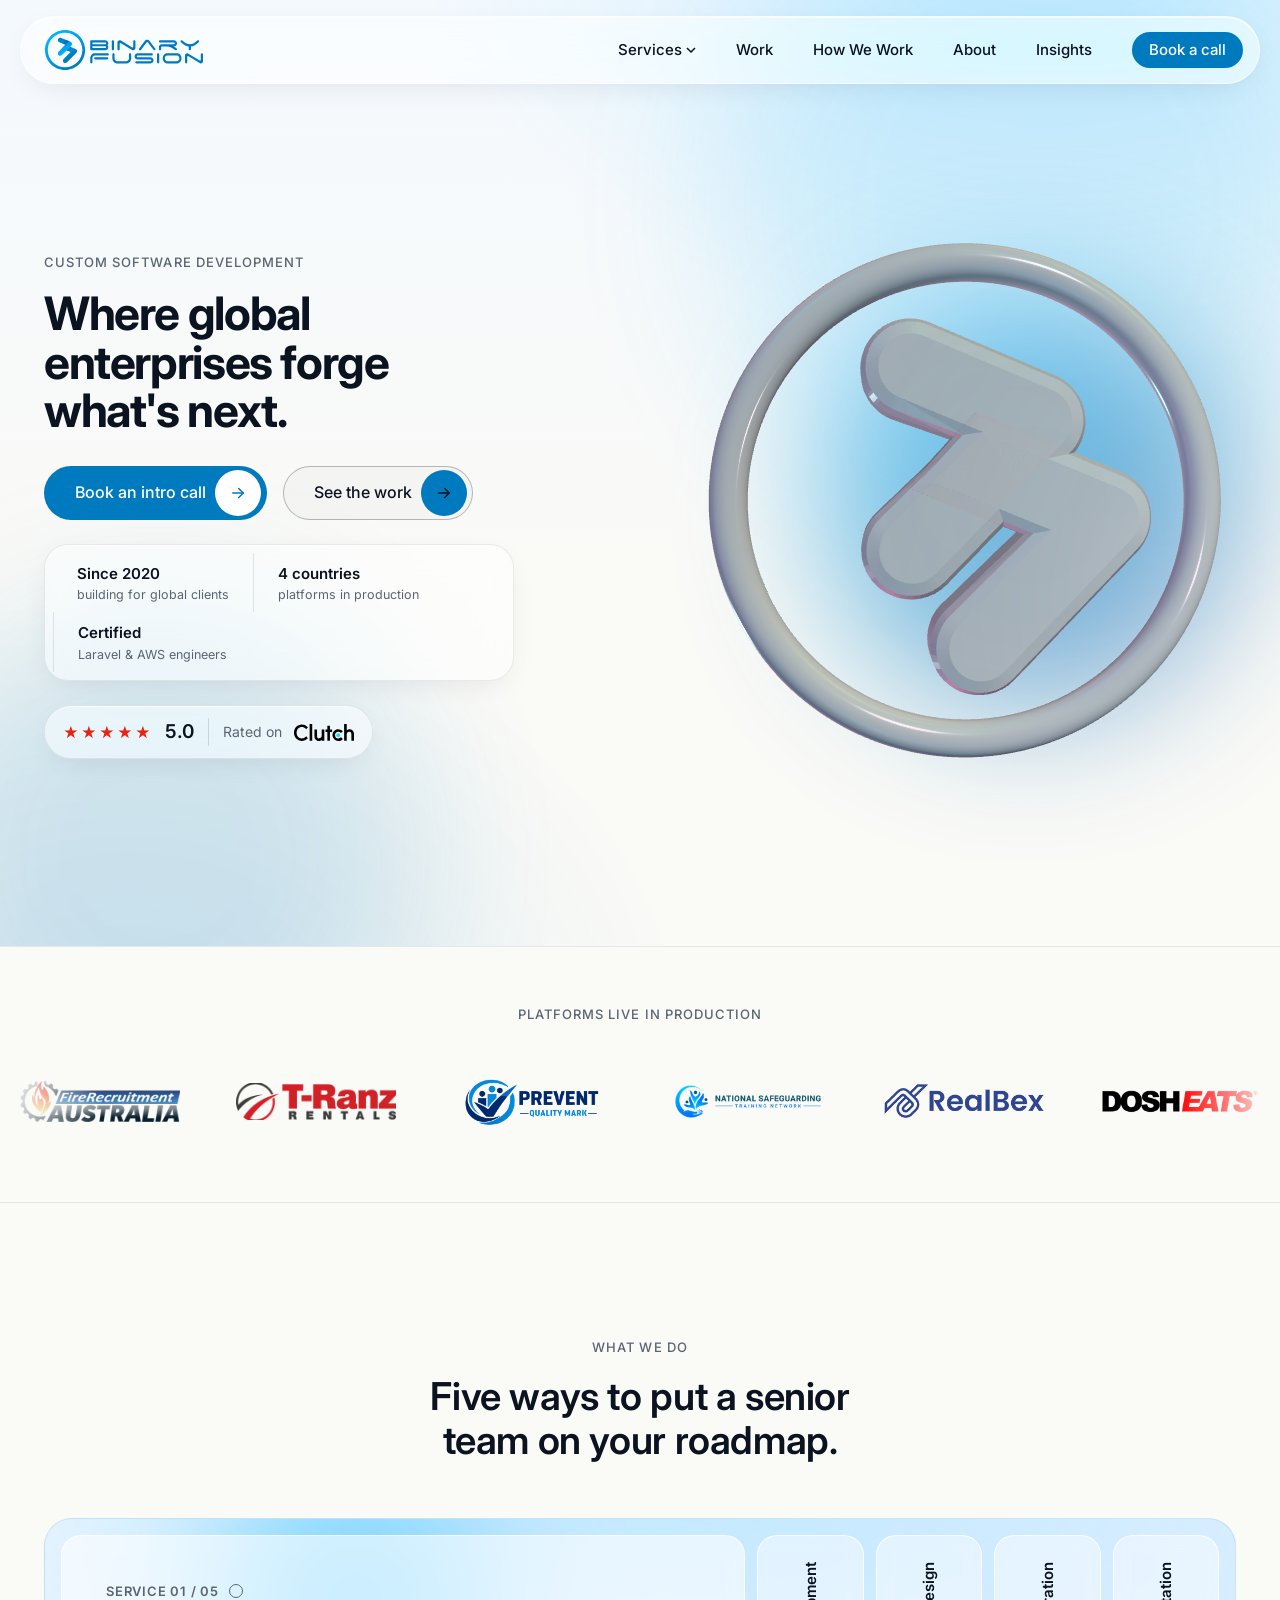
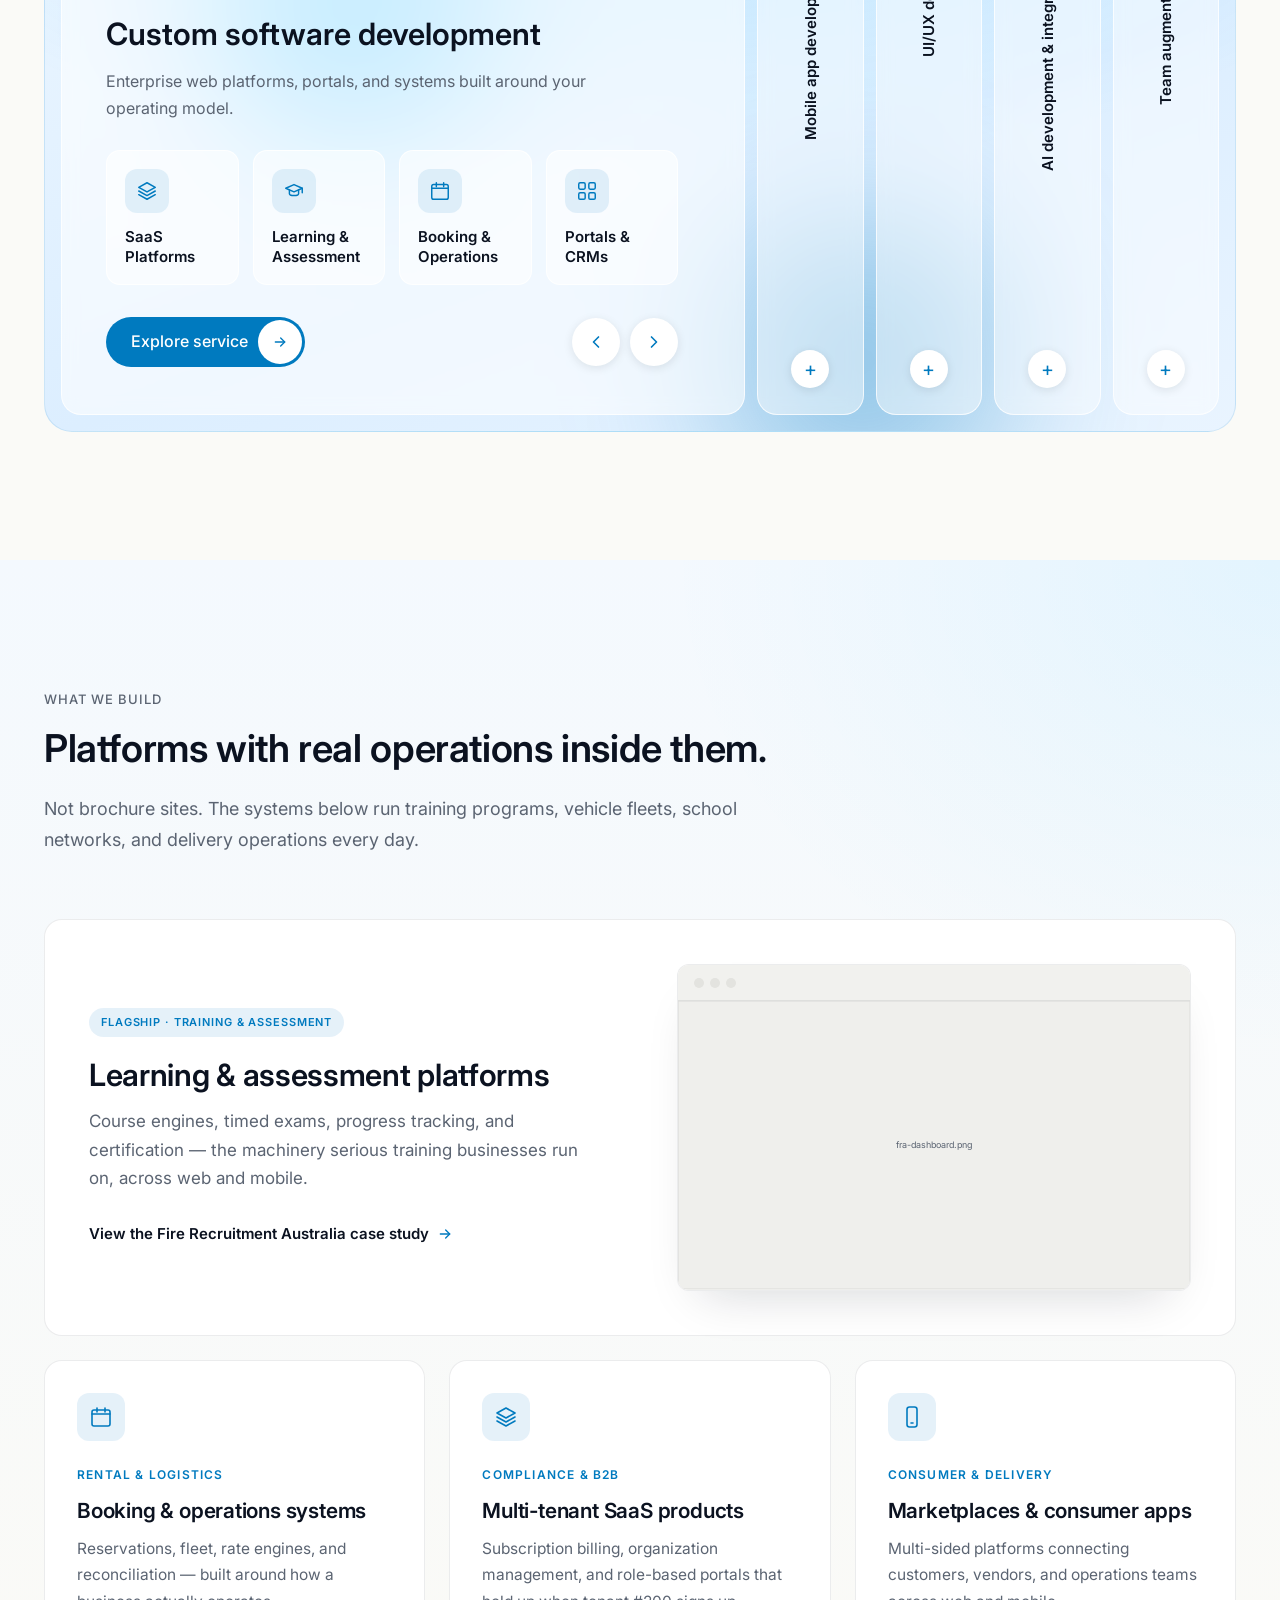
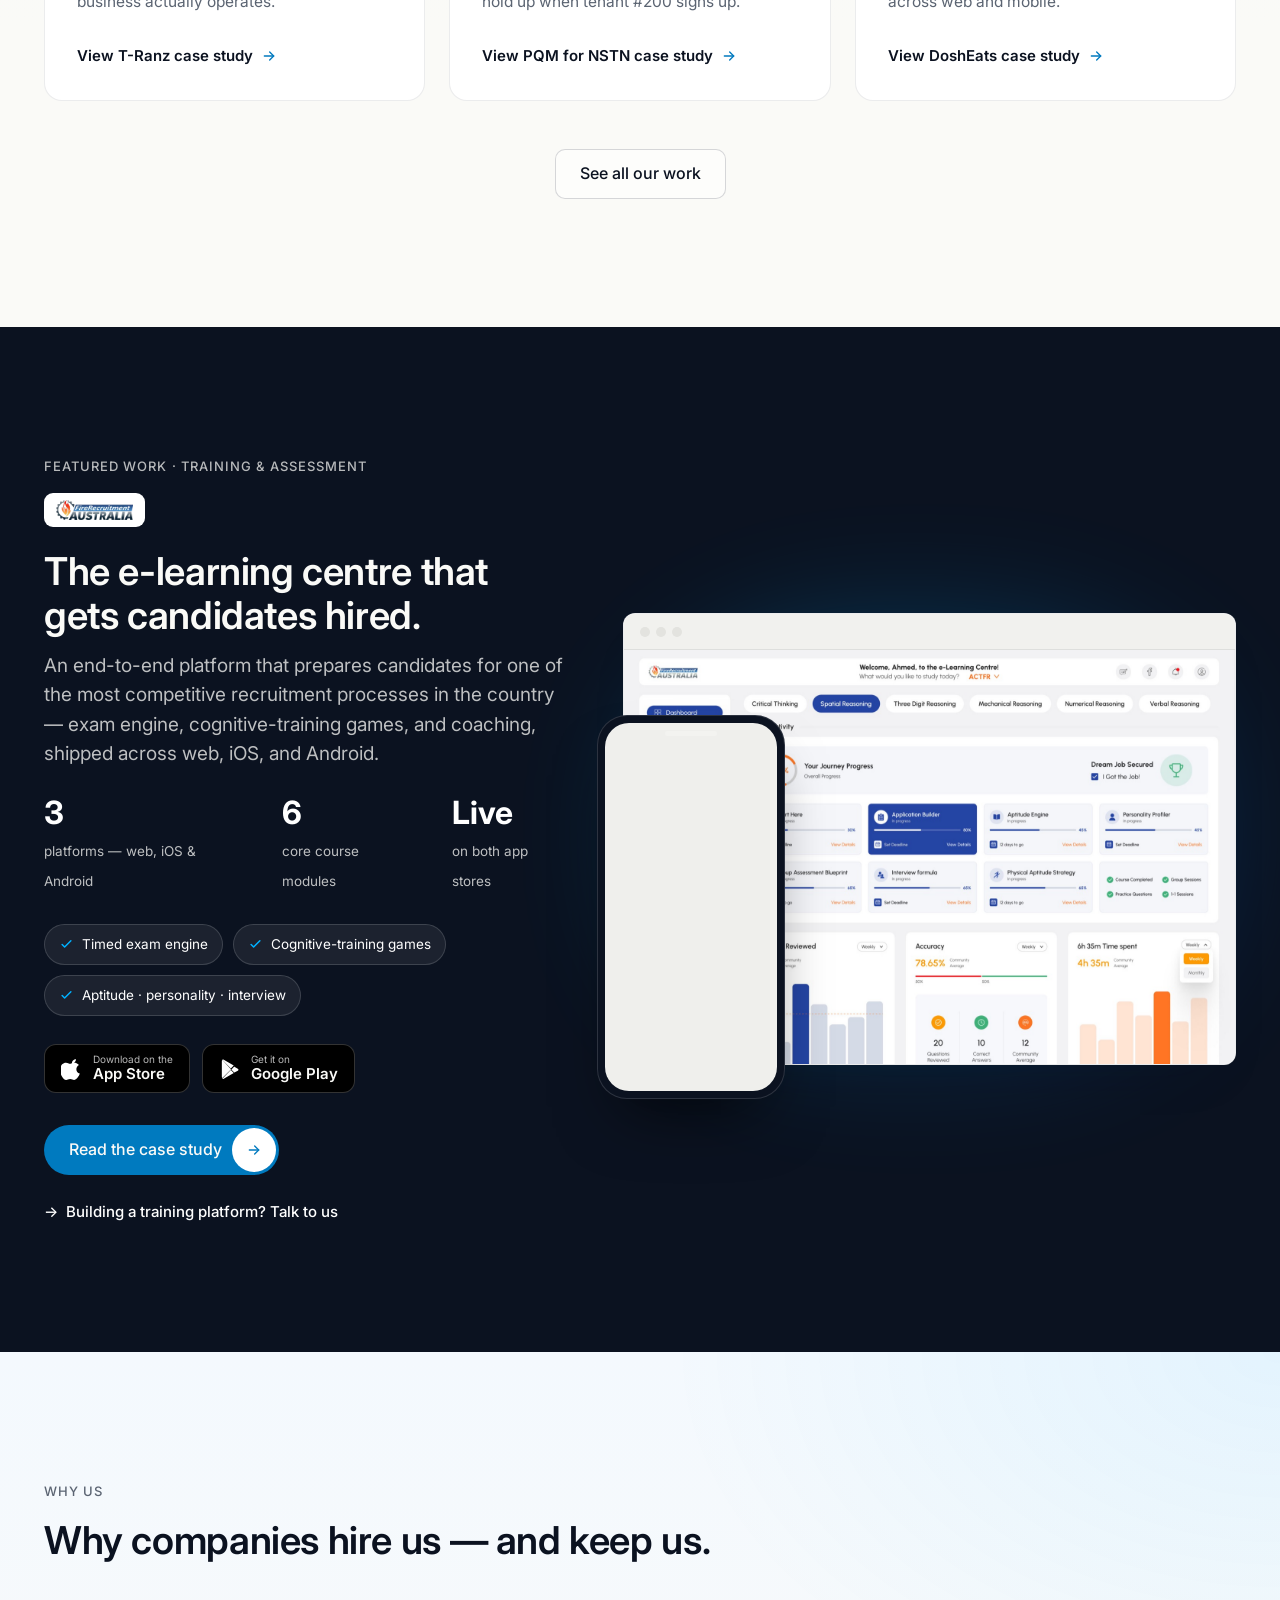
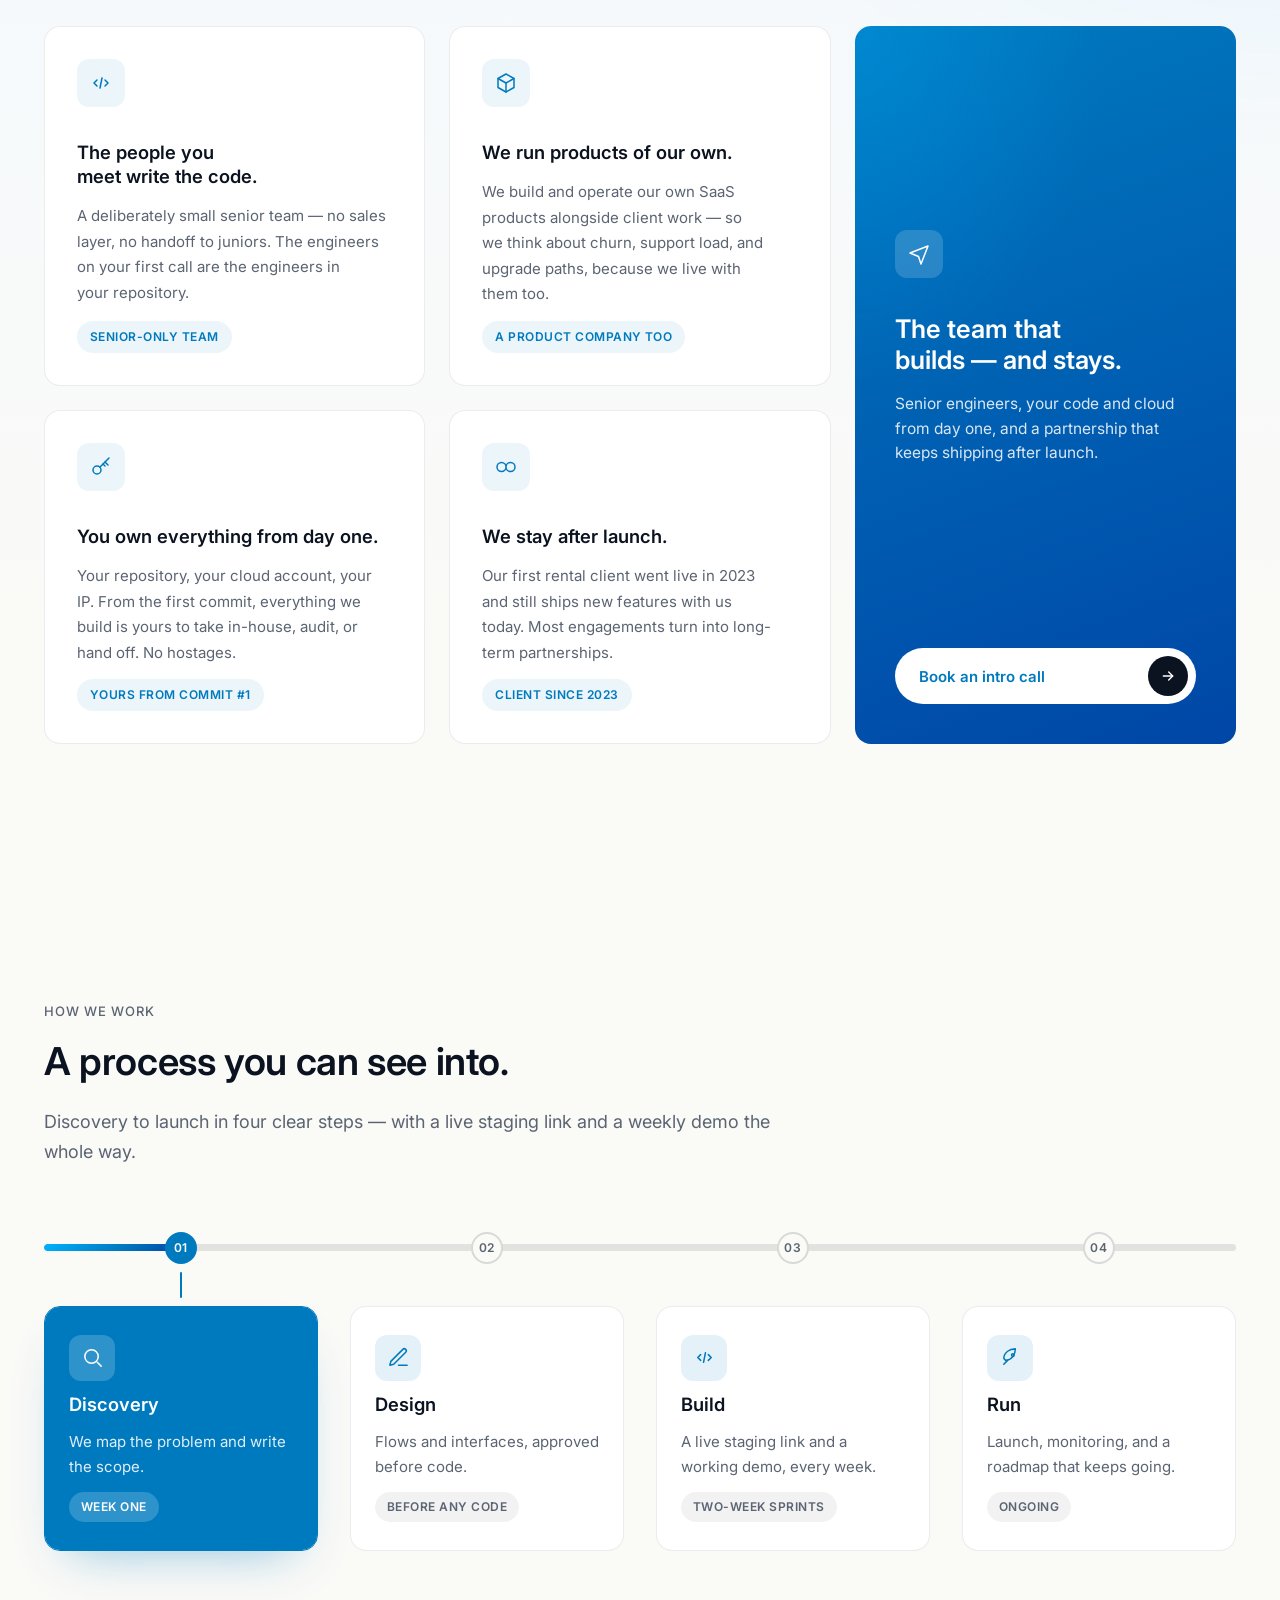
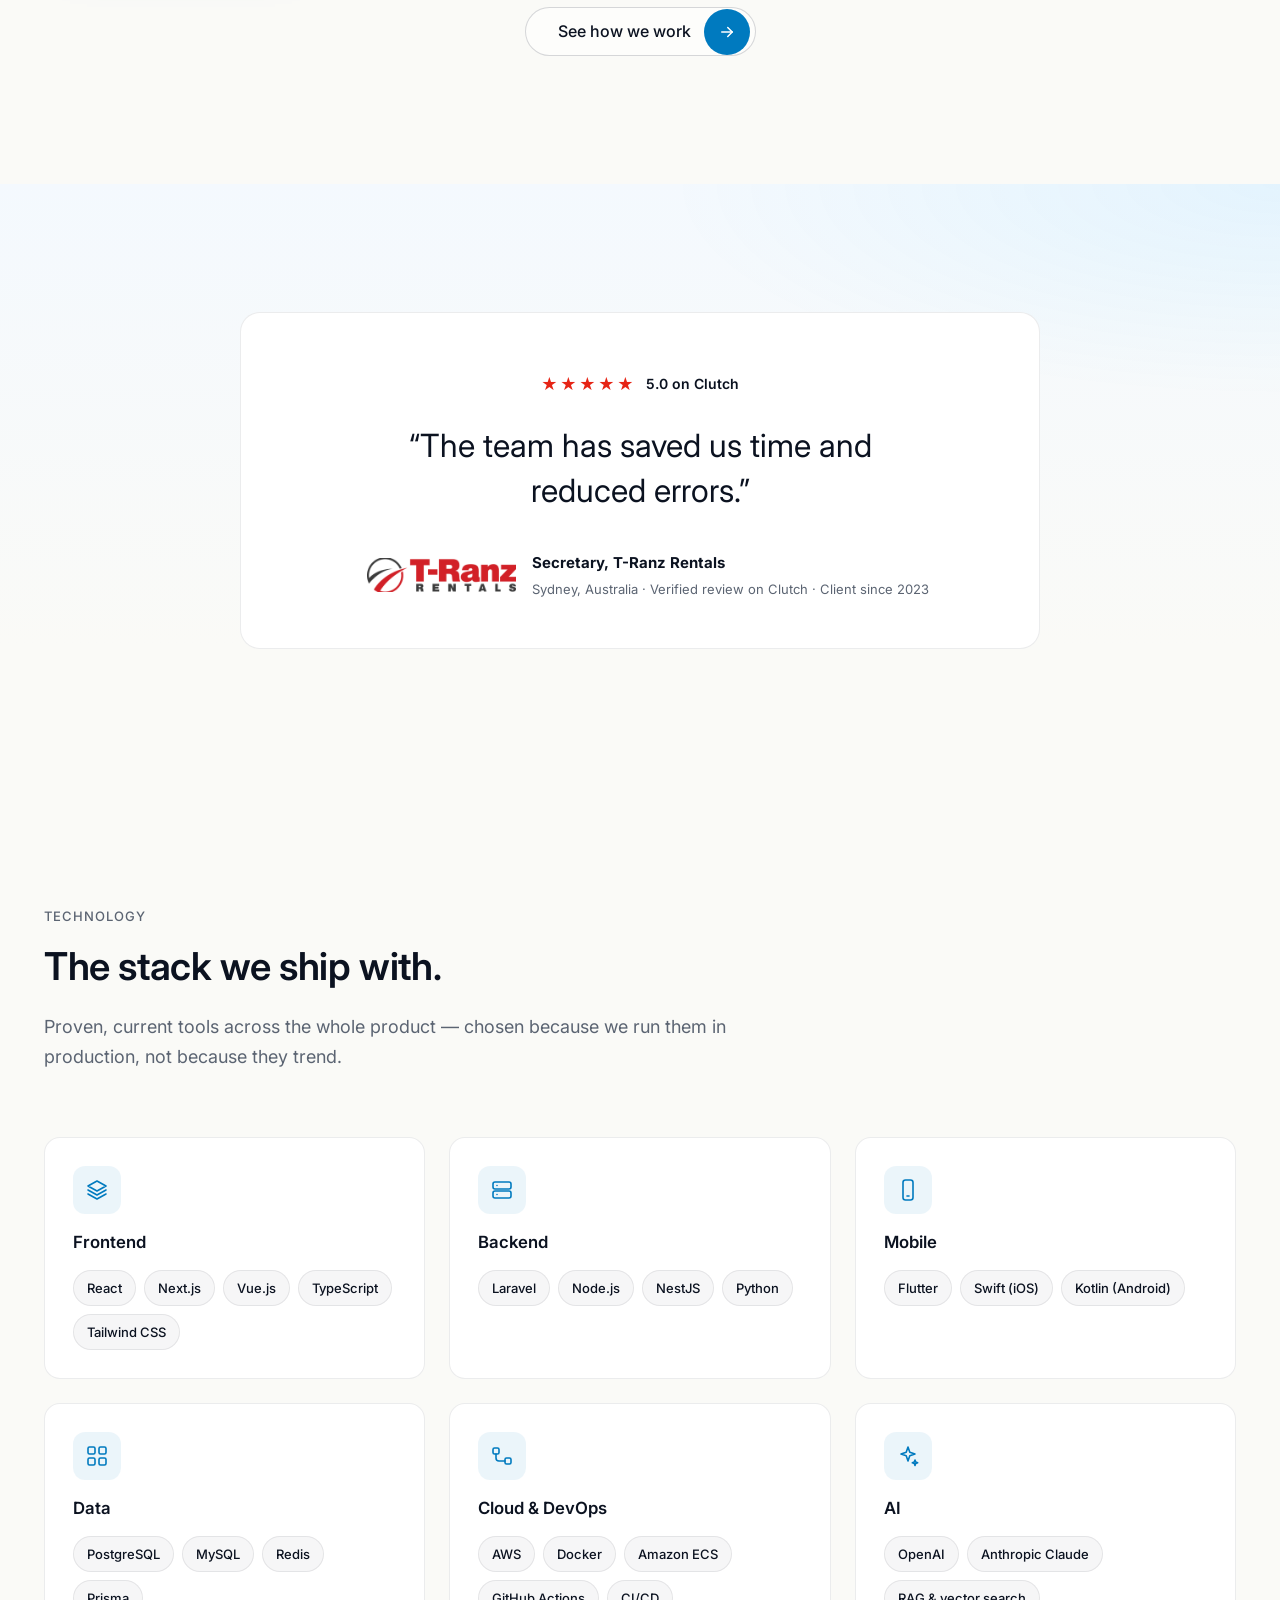
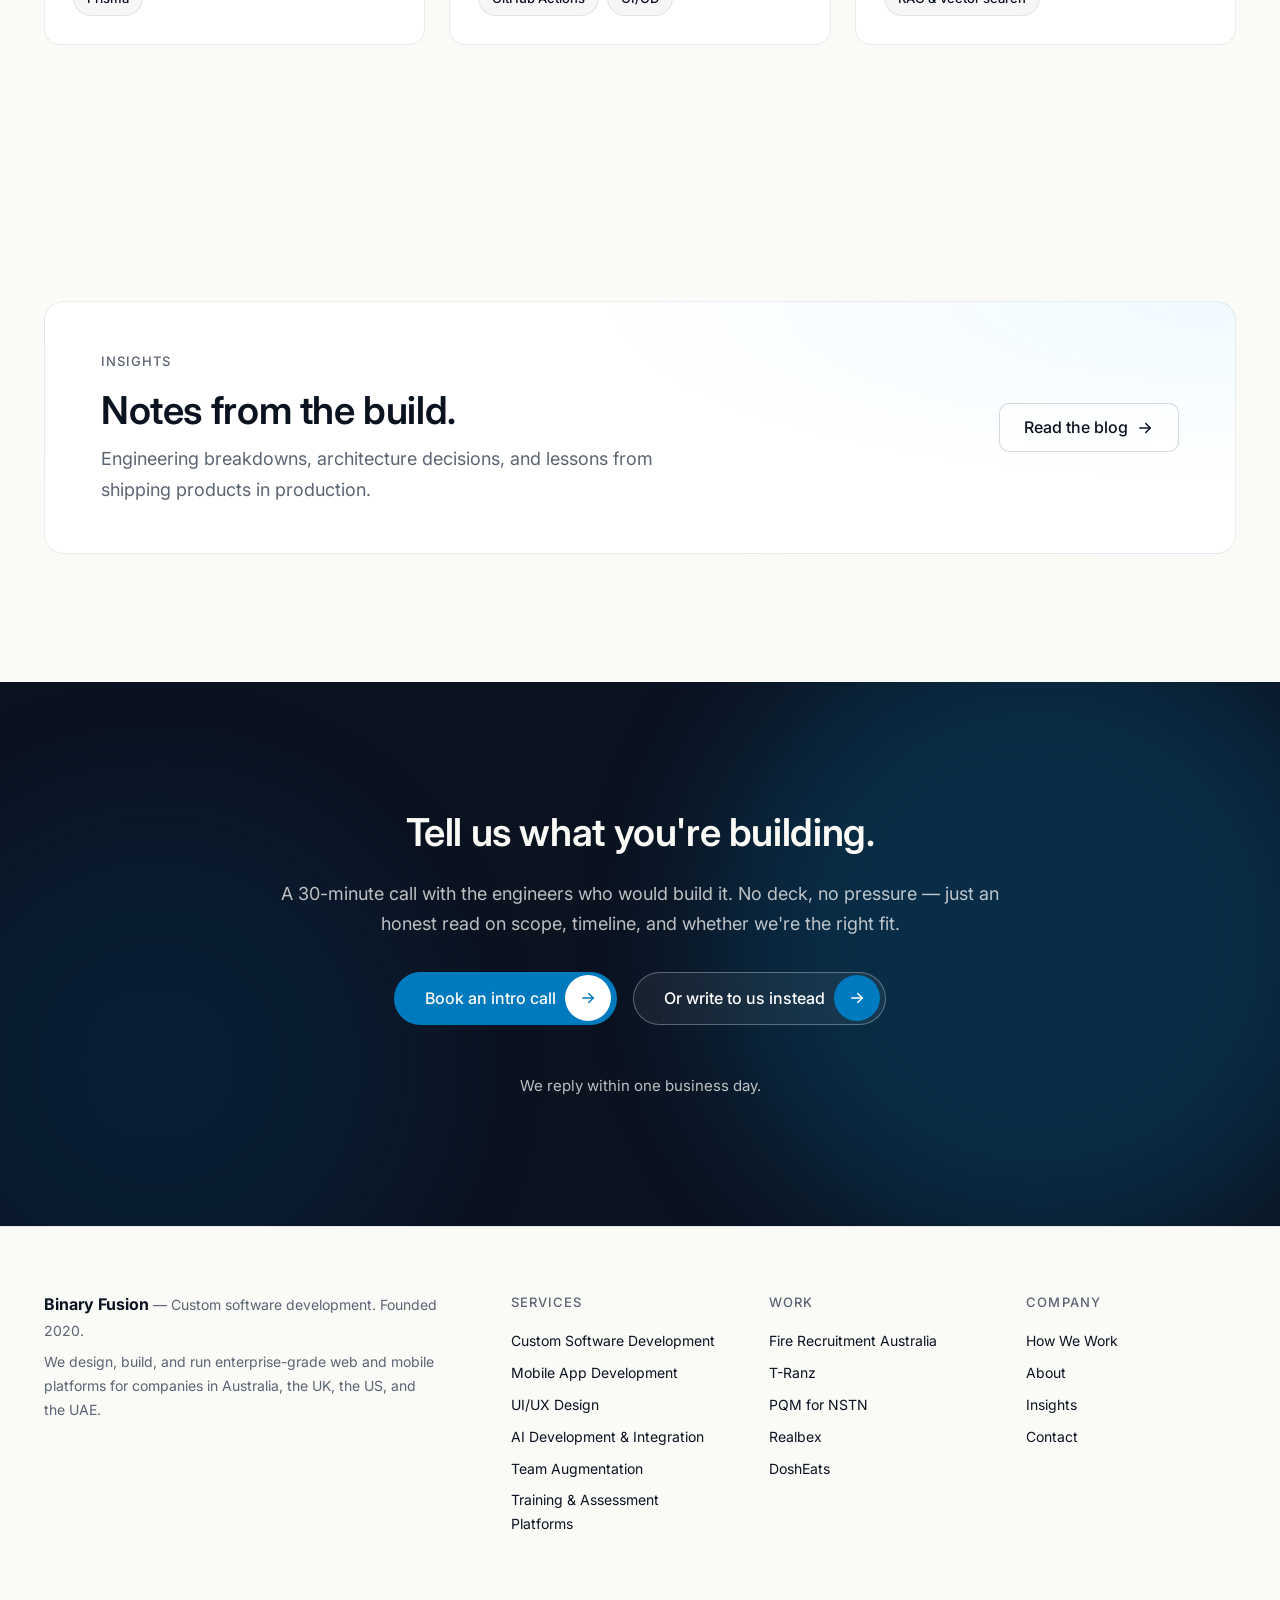
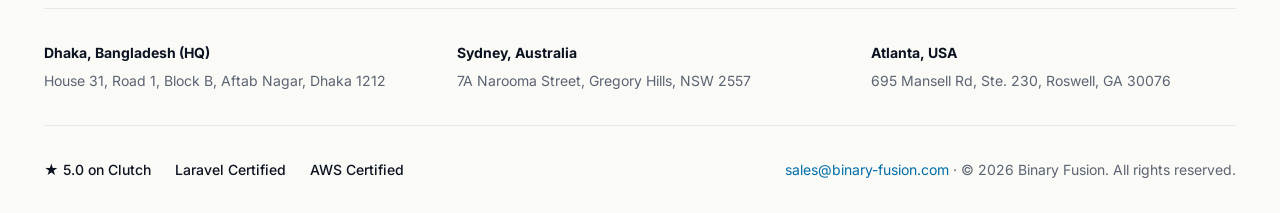
<file: index.html>
<!DOCTYPE html>
<html lang="en">
<head>
  <meta charset="utf-8">
  <meta name="viewport" content="width=device-width, initial-scale=1">
  <title>Binary Fusion — Custom Software Development Company</title>
  <meta name="description" content="Senior team building enterprise-grade web platforms, mobile apps &amp; SaaS — live in Australia, the UK, US &amp; UAE. Founded 2020. 5.0 on Clutch.">
  <link rel="canonical" href="https://binary-fusion.com/">
  <meta property="og:type" content="website">
  <meta property="og:url" content="https://binary-fusion.com/">
  <meta property="og:title" content="Binary Fusion — Custom Software Development Company">
  <meta property="og:description" content="Senior team building enterprise-grade web platforms, mobile apps &amp; SaaS — live in Australia, the UK, US &amp; UAE. Founded 2020. 5.0 on Clutch.">
  <meta property="og:image" content="https://binary-fusion.com/assets/img/work/fra-dashboard.png">
  <!-- TODO: og:image points at the real fra-dashboard.png screenshot slot — drop the file in before publishing -->
  <meta name="twitter:card" content="summary_large_image">
  <link rel="icon" href="/favicon.svg" type="image/svg+xml">
  <link rel="preconnect" href="https://fonts.googleapis.com">
  <link rel="preconnect" href="https://fonts.gstatic.com" crossorigin>
  <link href="https://fonts.googleapis.com/css2?family=Inter:wght@400;500;600;700;800;900&display=swap" rel="stylesheet">
  <link rel="stylesheet" href="/assets/css/styles.css?v=5">
  <style>
    /* ===== PREVIEW ONLY — sweep-fill pill buttons on the hero ===== */

    /* more rounded → full pill */
    .hero-actions .btn--sweep {
      position: relative;
      z-index: 0;
      border-radius: 999px;
      padding: 16px 30px;
      overflow: hidden; /* clip the sweep to the pill on all browsers */
      transition: color 0.7s cubic-bezier(0.65,0,0.35,1), border-color 0.7s cubic-bezier(0.65,0,0.35,1);
    }

    /* the sweep pill — starts as a small circle pinned right, grows left on hover */
    .hero-actions .btn--sweep::before {
      content: "";
      position: absolute;
      top: 50%;
      right: 5px;
      width: 46px;             /* equal w/h → a PURE circle on the right */
      height: 46px;
      transform: translateY(-50%);
      border-radius: 999px;
      transition: width 0.7s cubic-bezier(0.65,0,0.35,1),
                  height 0.7s cubic-bezier(0.65,0,0.35,1);
      z-index: -1;
    }
    .hero-actions .btn--sweep:hover::before,
    .hero-actions .btn--sweep:focus-visible::before {
      width: calc(100% - 10px);
      height: calc(100% - 10px);
    }

    /* Primary: brand-blue base → white sweep, text flips to brand-blue */
    .hero-actions .btn--primary.btn--sweep::before { background: #fff; }
    .hero-actions .btn--primary.btn--sweep:hover,
    .hero-actions .btn--primary.btn--sweep:focus-visible { color: var(--brand-blue); }

    /* Secondary (light): ink outline → brand-blue sweep, text ink → white */
    .hero-actions .btn--secondary.btn--sweep {
      background: rgba(11, 18, 32, 0.02);
      border-color: rgba(11, 18, 32, 0.28);
      color: var(--ink);
    }
    .hero-actions .btn--secondary.btn--sweep::before { background: var(--brand-blue); }
    .hero-actions .btn--secondary.btn--sweep:hover,
    .hero-actions .btn--secondary.btn--sweep:focus-visible { color: #fff; border-color: var(--brand-blue); }

    @media (prefers-reduced-motion: reduce) {
      .hero-actions .btn--sweep,
      .hero-actions .btn--sweep::before { transition: none; }
      .bm-sheen, .bm-trace2, .bm-plate { animation: none !important; }
      .bm-sheen { opacity: 0; }
    }

    /* arrow inside the sweep circle (right) */
    .hero-actions .btn--sweep { padding-right: 60px; }
    .hero-actions .btn-arrow {
      position: absolute;
      top: 50%; right: 5px;
      width: 46px; height: 46px;
      transform: translateY(-50%);
      display: grid; place-items: center;
      z-index: 1;
      transition: transform 0.7s cubic-bezier(0.65,0,0.35,1);
    }
    .hero-actions .btn-arrow svg { width: 18px; height: 18px; }
    .hero-actions .btn--primary.btn--sweep .btn-arrow { color: var(--brand-blue); }
    .hero-actions .btn--secondary.btn--sweep .btn-arrow { color: var(--ink); }
    .hero-actions .btn--secondary.btn--sweep:hover .btn-arrow,
    .hero-actions .btn--secondary.btn--sweep:focus-visible .btn-arrow { color: #fff; }
    .hero-actions .btn--sweep:hover .btn-arrow,
    .hero-actions .btn--sweep:focus-visible .btn-arrow { transform: translateY(-50%) translateX(3px); }

    /* ===== brand mark → glass (frosted white) + louder motion ===== */
    .brandmark .bm-marks path { fill: url(#glassA); }
    .brandmark .bm-marks polygon { fill: rgba(11,18,32,0.22); }
    .brandmark > svg > path { fill: url(#glassRing); }   /* the outer ring */

    /* frosted body + iridescent prismatic edge dispersion on the marks */
    .brandmark .bm-marks {
      filter: drop-shadow(0 0 10px rgba(200,230,255,0.4));
    }
    .brandmark .bm-marks path {
      stroke: rgba(255,255,255,0.92);
      stroke-width: 1.6;
    }
    /* crisp crystal rim on the outer ring */
    .brandmark > svg > path { stroke: rgba(255,255,255,0.7); stroke-width: 1.3; }

    /* lift the mark so it reads against the headline, not the chips
       (margin, not transform — the .hero-shots `rise` animation fills transform:none) */
    .hero--b .hero-shots { margin-top: 0; }

    /* frosted glass disc behind the icon */
    .bm-plate {
      fill: rgba(255,255,255,0.05);
      animation: bm-plate 5s ease-in-out infinite;
    }
    @keyframes bm-plate { 0%,100% { opacity: 0.7; } 50% { opacity: 1; } }

    /* light glint sweeping across the glass */
    .bm-sheen { animation: bm-sheen 4.6s ease-in-out infinite; }
    @keyframes bm-sheen {
      0%   { transform: translateX(-150px); opacity: 0; }
      14%  { opacity: 1; }
      40%  { opacity: 1; }
      55%  { transform: translateX(330px); opacity: 0; }
      100% { transform: translateX(330px); opacity: 0; }
    }

    /* second, faster arc chasing the other way */
    .bm-trace2 {
      fill: none;
      stroke: var(--brand-azure);
      stroke-width: 7;
      stroke-linecap: round;
      transform-box: fill-box;
      transform-origin: center;
      animation: bm-spin-rev 7s linear infinite;
      filter: drop-shadow(0 0 9px rgba(0,177,255,0.9));
    }

    /* LOUDER: bigger float, stronger breathe, faster + brighter trace */
    @keyframes bm-float { from { transform: translateY(-18px); } to { transform: translateY(18px); } }
    @keyframes bm-breathe { 0%,100% { opacity: .35; transform: scale(1); } 50% { opacity: .85; transform: scale(1.18); } }
    @keyframes bm-pulse { 0%,100% { transform: scale(1); } 50% { transform: scale(1.085); } }
    .brandmark { animation-duration: 5s; }
    .brandstage::before { animation-duration: 4.5s; }
    .bm-trace {
      stroke: #fff;
      stroke-width: 16;
      animation-duration: 6s;
      filter: drop-shadow(0 0 12px rgba(0,177,255,0.95));
    }
    .bm-orbit { animation-duration: 30s; }
    .bm-orbit-rev { animation-duration: 40s; }
    .bm-orbit circle, .bm-orbit-rev circle { stroke: rgba(255,255,255,0.22); }
    .bm-dot { fill: #fff; }
    .bm-dot--soft { fill: var(--brand-azure); }

    /* hero headline — force 2 lines, heavier weight */
    .hero--b .hero-h1 {
      font-weight: 700;
      font-size: clamp(2.4rem, 3.6vw, 4rem);
      letter-spacing: -0.03em;
      line-height: 1.05;
      text-wrap: nowrap;
    }
    @media (max-width: 767px) { .hero--b .hero-h1 { text-wrap: balance; font-size: clamp(2.4rem, 9vw, 3.4rem); } }

    /* ===== HERO MARK — extra animation modes (switchable in preview) ===== */
    .brandmark { perspective: 1200px; }
    .brandmark > svg { transform-style: preserve-3d; }
    .brandmark[data-anim="rotate"]   > svg { animation: a-rotate 26s linear infinite; }
    .brandmark[data-anim="flipY"]    > svg { animation: a-flipY 7s ease-in-out infinite; }
    .brandmark[data-anim="flipX"]    > svg { animation: a-flipX 7s ease-in-out infinite; }
    .brandmark[data-anim="tilt"]     > svg { animation: a-tilt 8s ease-in-out infinite; }
    .brandmark[data-anim="pendulum"] > svg { animation: a-pendulum 5s ease-in-out infinite; }
    .brandmark[data-anim="mirror"]   > svg { animation: a-mirror 6.5s ease-in-out infinite; }
    .brandmark[data-anim="pop"]      > svg { animation: a-pop 3.6s ease-in-out infinite; }
    @keyframes a-rotate   { to { transform: rotate(360deg); } }
    @keyframes a-flipY    { 0%,30% { transform: rotateY(0); } 65%,100% { transform: rotateY(360deg); } }
    @keyframes a-flipX    { 0%,30% { transform: rotateX(0); } 65%,100% { transform: rotateX(360deg); } }
    @keyframes a-tilt     { 0%,100% { transform: rotateX(9deg) rotateY(-11deg); } 50% { transform: rotateX(-9deg) rotateY(11deg); } }
    @keyframes a-pendulum { 0%,100% { transform: rotate(-10deg); } 50% { transform: rotate(10deg); } }
    @keyframes a-mirror   { 0%,40% { transform: scaleX(1); } 52%,90% { transform: scaleX(-1); } 100% { transform: scaleX(1); } }
    @keyframes a-pop      { 0%,100% { transform: scale(1); } 50% { transform: scale(1.08); } }
    @media (prefers-reduced-motion: reduce) { .brandmark > svg { animation: none !important; } }

    /* ===== What we do — enhanced expanding service panels ===== */
    .spx-head { text-align: center; margin-bottom: 56px; }
    .spx-head .eyebrow { display: inline-block; }
    .spx-head h2 { margin: 0 auto; max-width: 22ch; }

    .spx-wrap {
      position: relative;
      overflow: hidden;
      isolation: isolate;
      background:
        radial-gradient(120% 110% at 50% -10%, rgba(0,177,255,0.16), transparent 55%),
        linear-gradient(160deg, #EAF5FF 0%, #DCEEFF 55%, #E9F4FF 100%);
      border: 1px solid rgba(0,122,191,0.12);
      border-radius: 28px;
      padding: 16px;
    }
    /* ambient glow blobs drifting behind the frosted panels (backdrop-blur refracts them) */
    .spx-wrap::before, .spx-wrap::after {
      content: ""; position: absolute; border-radius: 50%; z-index: 0; pointer-events: none;
      filter: blur(55px); will-change: transform;
    }
    .spx-wrap::before {
      width: 420px; height: 420px; top: -120px; left: 8%;
      background: radial-gradient(circle, rgba(0,177,255,0.55), transparent 70%);
      animation: spx-blob1 18s ease-in-out infinite alternate;
    }
    .spx-wrap::after {
      width: 460px; height: 460px; bottom: -160px; right: 12%;
      background: radial-gradient(circle, rgba(0,122,191,0.45), transparent 70%);
      animation: spx-blob2 24s ease-in-out infinite alternate;
    }
    @keyframes spx-blob1 { from { transform: translate(0,0) scale(1); } to { transform: translate(60px, 40px) scale(1.18); } }
    @keyframes spx-blob2 { from { transform: translate(0,0) scale(1.1); } to { transform: translate(-50px, -30px) scale(1); } }

    .spx { position: relative; z-index: 1; display: flex; gap: 12px; align-items: stretch; min-height: 480px; }
    .spx-panel {
      position: relative;
      flex: 1 1 68px; min-width: 68px;
      background: rgba(255,255,255,0.45);
      backdrop-filter: blur(8px);
      -webkit-backdrop-filter: blur(8px);
      border: 1px solid rgba(255,255,255,0.75);
      border-radius: 20px;
      overflow: hidden;
      transition: flex-grow 0.45s cubic-bezier(0.4, 0, 0.2, 1), background 0.25s ease;
    }
    .spx-panel.is-active { flex-grow: 16; background: rgba(255,255,255,0.58); }
    .spx-panel:not(.is-active):hover { background: rgba(255,255,255,0.6); }

    .spx-rail {
      position: absolute; inset: 0; width: 100%;
      display: flex; flex-direction: column; align-items: center; justify-content: space-between;
      padding: 26px 0; border: 0; background: none; cursor: pointer; font-family: inherit;
      transition: opacity 0.15s ease;
    }
    .spx-panel.is-active .spx-rail { opacity: 0; pointer-events: none; }
    .spx-rail-label { writing-mode: vertical-rl; transform: rotate(180deg); font-size: 15px; font-weight: 600; color: var(--ink); white-space: nowrap; }
    .spx-plus {
      width: 38px; height: 38px; border-radius: 50%; display: grid; place-items: center;
      background: #fff; color: var(--brand-blue); font-size: 20px; font-weight: 400;
      box-shadow: 0 2px 10px rgba(11,18,32,0.10);
      transition: transform 0.25s cubic-bezier(0.34,1.56,0.64,1), background 0.2s ease, color 0.2s ease;
    }
    .spx-rail:hover .spx-plus { transform: rotate(90deg) scale(1.08); background: var(--brand-blue); color: #fff; }
    .spx-rail:hover .spx-rail-label { color: var(--brand-blue); }

    /* fixed width → no reflow; the growing panel reveals it via overflow:hidden (smooth) */
    .spx-body {
      flex: none; width: 660px; min-width: 0; padding: 44px;
      display: none; flex-direction: column;
    }
    .spx-panel.is-active .spx-body { display: flex; animation: spx-fade 0.4s ease both; }
    @keyframes spx-fade { from { opacity: 0; } to { opacity: 1; } }

    /* staggered card entrance when a panel opens */
    .spx-panel.is-active .spx-mini { animation: spx-card-in 0.5s cubic-bezier(0.4,0,0.2,1) both; }
    .spx-panel.is-active .spx-mini:nth-child(1) { animation-delay: 0.16s; }
    .spx-panel.is-active .spx-mini:nth-child(2) { animation-delay: 0.23s; }
    .spx-panel.is-active .spx-mini:nth-child(3) { animation-delay: 0.30s; }
    .spx-panel.is-active .spx-mini:nth-child(4) { animation-delay: 0.37s; }
    @keyframes spx-card-in { from { opacity: 0; transform: translateY(14px); } to { opacity: 1; transform: none; } }

    /* pulsing ring on the active "Service 0X / 05" marker */
    .spx-eyebrow i { position: relative; }
    .spx-panel.is-active .spx-eyebrow i::after {
      content: ""; position: absolute; inset: -3px; border-radius: 50%;
      border: 1px solid var(--brand-blue); opacity: 0; animation: spx-pulse 2.4s ease-out infinite;
    }
    @keyframes spx-pulse { 0% { transform: scale(0.7); opacity: 0.7; } 100% { transform: scale(1.8); opacity: 0; } }

    @media (prefers-reduced-motion: reduce) {
      .spx-wrap::before, .spx-wrap::after,
      .spx-panel.is-active .spx-mini,
      .spx-panel.is-active .spx-eyebrow i::after { animation: none; }
    }
    .spx-eyebrow { display: flex; align-items: center; gap: 10px; font-size: 13px; font-weight: 600; letter-spacing: 0.06em; text-transform: uppercase; color: var(--slate); margin-bottom: 12px; }
    .spx-eyebrow i { width: 14px; height: 14px; border: 1px solid var(--slate); border-radius: 50%; display: inline-block; }
    .spx-body h3 { font-size: clamp(1.6rem, 2.4vw, 2.1rem); margin-bottom: 14px; }
    .spx-body > p { font-size: 16px; color: var(--slate); margin-bottom: 28px; max-width: 58ch; }

    .spx-mini-grid { display: grid; grid-template-columns: repeat(4, 1fr); gap: 14px; margin-bottom: 32px; }
    .spx-mini {
      display: flex; flex-direction: column; gap: 14px;
      padding: 18px; min-height: 124px; min-width: 0;
      background: rgba(255,255,255,0.55);
      border: 1px solid rgba(255,255,255,0.85);
      border-radius: 14px;
      transition: transform 0.15s ease, box-shadow 0.15s ease;
    }
    .spx-mini:hover { transform: translateY(-3px); box-shadow: 0 12px 28px -16px rgba(11,18,32,0.3); }
    .spx-mini .mi { width: 44px; height: 44px; border-radius: 12px; display: grid; place-items: center; background: rgba(0,122,191,0.1); color: var(--brand-blue); transition: transform 0.25s cubic-bezier(0.34,1.56,0.64,1), background 0.2s ease; }
    .spx-mini:hover .mi { transform: scale(1.1) rotate(-6deg); background: rgba(0,122,191,0.16); }
    .spx-mini .mi svg { width: 22px; height: 22px; }
    .spx-mini strong { font-size: 15px; font-weight: 600; color: var(--ink); line-height: 1.3; }

    .spx-actions { display: flex; align-items: center; gap: 16px; margin-top: auto; }
    /* CTA uses the hero sweep-fill: white pill grows from the right circle, text flips to brand-blue */
    .spx-cta { position: relative; z-index: 0; overflow: hidden; border-radius: 999px; padding-right: 56px; transition: color 0.7s cubic-bezier(0.65,0,0.35,1); }
    .spx-cta::before {
      content: ""; position: absolute; top: 2px; right: 2px; bottom: 2px; width: 44px;
      border-radius: 999px; background: #fff; transition: width 0.7s cubic-bezier(0.65,0,0.35,1); z-index: -1;
    }
    .spx-cta:hover::before, .spx-cta:focus-visible::before { width: calc(100% - 4px); }
    .spx-cta:hover, .spx-cta:focus-visible { color: var(--brand-blue); }
    .spx-cta .btn-arrow { position: absolute; right: 2px; top: 2px; bottom: 2px; width: 44px; display: grid; place-items: center; color: var(--brand-blue); transition: transform 0.7s cubic-bezier(0.65,0,0.35,1); }
    .spx-cta .btn-arrow svg { width: 16px; height: 16px; }
    .spx-cta:hover .btn-arrow { transform: translateX(2px); }
    .spx-nav { display: flex; gap: 10px; margin-left: auto; }
    .spx-nav button {
      width: 48px; height: 48px; border-radius: 50%; border: 0; cursor: pointer;
      display: grid; place-items: center; background: #fff; color: var(--brand-blue);
      box-shadow: 0 2px 10px rgba(11,18,32,0.10); transition: background 0.15s ease, color 0.15s ease;
    }
    .spx-nav button svg { width: 20px; height: 20px; }
    .spx-nav button:hover { background: var(--brand-blue); color: #fff; }

    @media (max-width: 1199px) {
      .spx { flex-direction: column; min-height: 0; }
      .spx-panel { flex: none; }
      .spx-panel.is-active { flex-grow: 0; }
      .spx-rail { display: none; }
      .spx-body, .spx-panel.is-active .spx-body { display: flex; animation: none; width: 100%; padding: 28px; }
      .spx-mini-grid { grid-template-columns: 1fr 1fr; }
      .spx-nav { display: none; }
    }
    @media (max-width: 560px) { .spx-mini-grid { grid-template-columns: 1fr; } }
    @media (prefers-reduced-motion: reduce) {
      .spx-panel, .spx-body { transition: none; }
    }

    /* ===== What we build — enterprise bento ===== */
    .build-grid { display: grid; gap: 24px; }
    .build-trio { display: grid; grid-template-columns: repeat(3, 1fr); gap: 24px; }
    .build-card, .build-feature {
      background: var(--surface); border: 1px solid var(--border); border-radius: 18px;
      transition: transform 0.2s ease, border-color 0.2s ease, box-shadow 0.2s ease;
    }
    .build-card { display: flex; flex-direction: column; padding: 32px; }
    .build-card:hover, .build-feature:hover {
      transform: translateY(-3px); border-color: rgba(11,18,32,0.16);
      box-shadow: 0 24px 48px -28px rgba(11,18,32,0.22);
    }
    .build-icon { width: 48px; height: 48px; border-radius: 12px; background: rgba(0,122,191,0.1); color: var(--brand-blue); display: grid; place-items: center; margin-bottom: 24px; }
    .build-icon svg { width: 24px; height: 24px; }
    .build-eyebrow { display: block; font-size: 12px; font-weight: 600; letter-spacing: 0.1em; text-transform: uppercase; color: var(--brand-blue); margin-bottom: 12px; }
    .build-card h3, .build-feature h3 { font-size: 1.3rem; margin-bottom: 12px; letter-spacing: -0.01em; }
    .build-card p { font-size: 15.5px; color: var(--slate); margin-bottom: 28px; }
    .build-cta { display: inline-flex; align-items: center; gap: 8px; margin-top: auto; font-size: 15px; font-weight: 600; color: var(--ink); }
    .build-cta:hover { text-decoration: none; }
    .build-cta svg { width: 16px; height: 16px; color: var(--brand-blue); transition: transform 0.15s ease; }
    .build-card:hover .build-cta svg, .build-feature:hover .build-cta svg { transform: translateX(4px); }

    .build-feature { display: grid; grid-template-columns: 1.05fr 1fr; gap: 48px; align-items: center; padding: 44px; }
    .build-feat-copy { display: flex; flex-direction: column; }
    .build-feature h3 { font-size: clamp(1.5rem, 2.4vw, 1.95rem); }
    .build-feature p { font-size: 17px; color: var(--slate); max-width: 46ch; margin-bottom: 28px; }
    .build-feat-tag { display: inline-block; align-self: flex-start; padding: 5px 12px; border-radius: 999px; background: rgba(0,122,191,0.1); color: var(--brand-blue); font-size: 11px; font-weight: 600; letter-spacing: 0.08em; text-transform: uppercase; margin-bottom: 18px; }
    .build-shot { position: relative; }
    .build-shot::before { content: ""; position: absolute; inset: 8% 4%; background: var(--brand-gradient); filter: blur(48px); opacity: 0.2; z-index: -1; border-radius: 30%; }

    .build-allcta { text-align: center; margin-top: 48px; }

    @media (max-width: 900px) {
      .build-trio { grid-template-columns: 1fr; }
      .build-feature { grid-template-columns: 1fr; gap: 28px; padding: 28px; }
      .build-shot { order: -1; }
    }

    /* ===== Featured work — flagship case (dark, outreach hero) ===== */
    .feat { display: grid; grid-template-columns: 0.92fr 1.08fr; gap: 56px; align-items: center; }
    .feat .eyebrow { color: rgba(250,250,247,0.72); }
    .feat-logo { height: 34px; width: auto; background: #fff; padding: 7px 12px; border-radius: 9px; margin-bottom: 22px; }
    .feat h2 { margin: 0 0 14px; }
    .feat-sub { font-size: 19px; line-height: 1.55; color: var(--paper-75); max-width: 48ch; margin-bottom: 28px; }
    .feat-stats { display: flex; gap: 40px; margin-bottom: 28px; }
    .feat-stat strong { display: block; font-size: 32px; font-weight: 700; color: #fff; line-height: 1; margin-bottom: 6px; }
    .feat-stat span { font-size: 13.5px; color: var(--paper-75); }
    .feat-chips { display: flex; flex-wrap: wrap; gap: 10px; margin-bottom: 28px; }
    .feat-chip { display: inline-flex; align-items: center; gap: 8px; padding: 8px 14px; border-radius: 999px; background: rgba(255,255,255,0.07); border: 1px solid rgba(255,255,255,0.15); font-size: 13.5px; color: #fff; }
    .feat-chip svg { width: 15px; height: 15px; color: var(--brand-azure); }
    .feat-badges { display: flex; gap: 12px; flex-wrap: wrap; margin-bottom: 32px; }
    .store-badge { display: inline-flex; align-items: center; gap: 10px; padding: 9px 16px; border-radius: 12px; background: #000; border: 1px solid rgba(255,255,255,0.2); color: #fff; transition: transform 0.15s ease, background 0.15s ease; }
    .store-badge:hover { background: #141414; transform: translateY(-2px); text-decoration: none; }
    .store-badge svg { width: 22px; height: 22px; fill: #fff; }
    .store-badge small { display: block; font-size: 10px; line-height: 1.15; color: rgba(255,255,255,0.72); }
    .store-badge b { display: block; font-size: 15px; font-weight: 600; line-height: 1.2; }
    .feat-actions { display: flex; align-items: center; gap: 24px; flex-wrap: wrap; }
    .feat-actions .arrow-link { color: #fff; }
    /* case-study CTA — matches hero sweep-fill pill */
    .feat-cta { position: relative; z-index: 0; overflow: hidden; border-radius: 999px; padding-right: 56px; transition: color 0.7s cubic-bezier(0.65,0,0.35,1); }
    .feat-cta::before { content: ""; position: absolute; top: 2px; right: 2px; bottom: 2px; width: 44px; border-radius: 999px; background: #fff; transition: width 0.7s cubic-bezier(0.65,0,0.35,1); z-index: -1; }
    .feat-cta:hover::before, .feat-cta:focus-visible::before { width: calc(100% - 4px); }
    .feat-cta:hover, .feat-cta:focus-visible { color: var(--brand-blue); }
    .feat-cta .btn-arrow { position: absolute; right: 2px; top: 2px; bottom: 2px; width: 44px; display: grid; place-items: center; color: var(--brand-blue); transition: transform 0.7s cubic-bezier(0.65,0,0.35,1); }
    .feat-cta .btn-arrow svg { width: 16px; height: 16px; }
    .feat-cta:hover .btn-arrow { transform: translateX(2px); }

    .feat-visual { position: relative; }
    .feat-visual::before { content: ""; position: absolute; inset: 4%; background: var(--brand-gradient); filter: blur(64px); opacity: 0.3; z-index: 0; border-radius: 40%; }
    .feat-browser { position: relative; z-index: 1; }
    /* landscape dashboard → natural ratio, no squash, gentle Ken Burns zoom */
    .feat-browser .autopan { aspect-ratio: auto; container-type: normal; height: auto; }
    .feat-browser .autopan-media {
      position: static; width: 100%; height: auto; display: block;
      animation: feat-zoom 20s ease-in-out infinite alternate;
      transform-origin: 50% 30%;
    }
    .feat-browser:hover .autopan-media { animation-play-state: paused; }
    @keyframes feat-zoom { from { transform: scale(1); } to { transform: scale(1.06); } }
    @media (prefers-reduced-motion: reduce) { .feat-browser .autopan-media { animation: none; } }

    .feat-phone-wrap { position: absolute; z-index: 2; left: -26px; bottom: -34px; width: 188px; }
    .feat-phone {
      position: relative; width: 100%;
      background: #0B1220; border: 1px solid rgba(255,255,255,0.14); border-radius: 30px; padding: 7px;
      box-shadow: 0 34px 64px -26px rgba(0,0,0,0.65);
      animation: feat-float 6s ease-in-out infinite alternate;
    }
    .feat-phone::after { content: ""; position: absolute; top: 15px; left: 50%; transform: translateX(-50%); width: 52px; height: 5px; border-radius: 3px; background: rgba(255,255,255,0.22); z-index: 3; }
    .feat-phone-screen { position: relative; border-radius: 24px; overflow: hidden; aspect-ratio: 9 / 19.3; background: #EFEFEC; }
    /* 3-screen cross-fade rotation (App Store preview style) */
    .feat-screen { position: absolute; inset: 0; width: 100%; height: 100%; object-fit: cover; opacity: 0; animation: feat-rotate 12s ease-in-out infinite; }
    .feat-screen:nth-child(1) { animation-delay: 0s; }
    .feat-screen:nth-child(2) { animation-delay: 4s; }
    .feat-screen:nth-child(3) { animation-delay: 8s; }
    .feat-phone-wrap:hover .feat-screen { animation-play-state: paused; }
    @keyframes feat-rotate { 0% { opacity: 0; } 3% { opacity: 1; } 30% { opacity: 1; } 36% { opacity: 0; } 100% { opacity: 0; } }
    @keyframes feat-float { from { transform: translateY(0); } to { transform: translateY(-12px); } }

    /* sequential reveal — browser rises, then phone slides up */
    .js .feat-browser { opacity: 0; transform: translateY(20px); transition: opacity 0.55s ease, transform 0.55s ease; }
    .js .feat-phone-wrap { opacity: 0; transform: translateY(38px); transition: opacity 0.6s ease 0.2s, transform 0.6s ease 0.2s; }
    .reveal.is-in .feat-browser, .reveal.is-in .feat-phone-wrap { opacity: 1; transform: none; }

    @media (max-width: 900px) {
      .feat { grid-template-columns: 1fr; gap: 56px; }
      .feat-visual { order: -1; }
      .feat-phone-wrap { width: 146px; left: auto; right: -8px; bottom: -24px; }
      .feat-stats { gap: 28px; }
    }
    @media (prefers-reduced-motion: reduce) {
      .feat-phone { animation: none; }
      .feat-screen { animation: none; opacity: 0; }
      .feat-screen:first-child { opacity: 1; }
      .js .feat-browser, .js .feat-phone-wrap { opacity: 1; transform: none; transition: none; }
    }

    /* ===== Process — clean CSS rail (thick, rounded, gradient) + dot pop ===== */
    .proc-rail {
      position: absolute; top: 12px; left: 0; width: 100%; height: 7px;
      background: rgba(11,18,32,0.10); border-radius: 999px; overflow: hidden;
    }
    .proc-fill { height: 100%; width: 0; background: var(--brand-gradient); border-radius: 999px; transition: width 0.5s cubic-bezier(0.65,0,0.35,1); }
    /* beads centered over each card, sitting on the rail */
    .process-num {
      align-self: center;
      width: 32px; height: 32px; padding: 0; margin: 0;
      border-radius: 50%; display: grid; place-items: center;
      background: var(--paper); border: 2px solid rgba(11,18,32,0.14);
      font-size: 12px; font-weight: 600; line-height: 1; color: var(--slate);
      position: relative; z-index: 1;
      transition: background 0.3s ease, border-color 0.3s ease, color 0.3s ease;
    }
    .process-steps li.is-done .process-num { background: var(--brand-blue); border-color: var(--brand-blue); color: #fff; }
    @keyframes proc-pop { 0% { transform: scale(1); } 40% { transform: scale(1.22); } 100% { transform: scale(1); } }
    .process-steps li.is-done .process-num { animation: proc-pop 0.45s ease; }
    @media (prefers-reduced-motion: reduce) { .process-steps li.is-done .process-num { animation: none; } }

    /* ===== Process — rail above, cards below, connector + active fill on scroll ===== */
    .process-steps li { display: flex; flex-direction: column; gap: 0; align-items: stretch; }
    .process-num { z-index: 2; }
    /* vertical connector: dot → card, only shown for the current step */
    .proc-connector {
      align-self: center; width: 2px; height: 26px; margin: 8px 0; border-radius: 2px;
      background: var(--brand-blue);
      transform: scaleY(0); transform-origin: top; opacity: 0;
      transition: transform 0.35s ease, opacity 0.35s ease;
    }
    .process-steps li.is-current .proc-connector { transform: scaleY(1); opacity: 1; }

    .proc-body {
      position: relative; overflow: hidden; cursor: default;
      flex: 1; display: flex; flex-direction: column; gap: 12px;
      padding: 28px 24px;
      background: var(--surface); border: 1px solid var(--border); border-radius: 16px;
      transition: border-color 0.4s ease, transform 0.25s ease, box-shadow 0.4s ease;
    }
    /* CTA-style sweep fill: brand-blue wipes left→right behind the content */
    .proc-body::before {
      content: ""; position: absolute; inset: 0; background: var(--brand-blue);
      transform: scaleX(0); transform-origin: left; z-index: 0;
      transition: transform 0.7s cubic-bezier(0.65,0,0.35,1);
    }
    .proc-body > * { position: relative; z-index: 1; }
    .proc-icon { width: 46px; height: 46px; border-radius: 12px; background: rgba(0,122,191,0.1); color: var(--brand-blue); display: grid; place-items: center; transition: background 0.7s ease, color 0.7s ease; }
    .proc-icon svg { width: 23px; height: 23px; }
    .proc-body h3 { margin: 0; font-size: 1.15rem; transition: color 0.7s ease; }
    .proc-body p { margin: 0; font-size: 15px; color: var(--slate); flex: 1; transition: color 0.7s ease; }
    .proc-chip { align-self: flex-start; padding: 5px 12px; border-radius: 999px; background: rgba(11,18,32,0.05); font-size: 12px; font-weight: 600; letter-spacing: 0.04em; text-transform: uppercase; color: var(--slate); transition: background 0.7s ease, color 0.7s ease; }

    /* current step: card sweep-fills brand-blue, content flips white — "you are here" */
    .process-steps li.is-current .proc-body { border-color: var(--brand-blue); box-shadow: 0 24px 48px -26px rgba(0,122,191,0.45); }
    .process-steps li.is-current .proc-body::before { transform: scaleX(1); }
    .process-steps li.is-current .proc-body h3 { color: #fff; }
    .process-steps li.is-current .proc-body p { color: rgba(255,255,255,0.88); }
    .process-steps li.is-current .proc-icon { background: rgba(255,255,255,0.18); color: #fff; }
    .process-steps li.is-current .proc-chip { background: rgba(255,255,255,0.18); color: #fff; }
    @media (prefers-reduced-motion: reduce) { .proc-connector, .proc-body::before { transition: none; } }

    /* ===== Why us — bento differentiators ===== */
    .diff-grid { display: grid; grid-template-columns: repeat(3, 1fr); gap: 24px; }
    .diff-card {
      display: flex; flex-direction: column; gap: 14px;
      background: var(--surface); border: 1px solid var(--border); border-radius: 16px; padding: 32px;
      transition: border-color 0.2s ease, transform 0.2s ease, box-shadow 0.2s ease;
    }
    .diff-card:hover { border-color: rgba(11,18,32,0.16); transform: translateY(-3px); box-shadow: 0 22px 44px -28px rgba(11,18,32,0.22); }
    .diff-card .card-icon { transition: transform 0.25s cubic-bezier(0.34,1.56,0.64,1), background 0.2s ease; }
    .diff-card:hover .card-icon { transform: scale(1.1) rotate(-6deg); background: rgba(0,122,191,0.16); }
    .diff-card h3 { margin: 0; font-size: 1.15rem; }
    .diff-card p { margin: 0; font-size: 15px; color: var(--slate); flex: 1; }
    .diff-chip {
      align-self: flex-start; padding: 6px 13px; border-radius: 999px;
      background: rgba(0,122,191,0.08); color: var(--brand-blue);
      font-size: 12px; font-weight: 600; letter-spacing: 0.04em; text-transform: uppercase;
    }
    /* 2×2 light pillars on the left, tall dark CTA card on the right */
    .diff-card:nth-of-type(1) { grid-column: 1; grid-row: 1; }
    .diff-card:nth-of-type(2) { grid-column: 2; grid-row: 1; }
    .diff-card:nth-of-type(3) { grid-column: 1; grid-row: 2; }
    .diff-card:nth-of-type(4) { grid-column: 2; grid-row: 2; }
    .diff-cta {
      grid-column: 3; grid-row: 1 / span 2;
      display: flex; flex-direction: column; gap: 18px; justify-content: flex-start;
      padding: 40px; border-radius: 16px; color: #fff; position: relative; overflow: hidden;
      background:
        radial-gradient(120% 90% at 0% 0%, rgba(0,177,255,0.28), transparent 55%),
        linear-gradient(160deg, var(--brand-blue) 0%, var(--brand-deep) 100%);
    }
    .diff-cta-top { flex: 1; display: flex; flex-direction: column; justify-content: center; gap: 16px; }
    .diff-cta .card-icon { background: rgba(255,255,255,0.16); color: #fff; }
    .diff-cta h3 { margin: 0; font-size: 1.6rem; color: #fff; line-height: 1.2; }
    .diff-cta p { margin: 0; font-size: 15.5px; line-height: 1.6; color: rgba(255,255,255,0.85); }
    /* full-width CTA pinned to bottom — sweep fill + round arrow chip */
    .cta-btn {
      width: 100%; position: relative; z-index: 0; overflow: hidden;
      display: flex; align-items: center; justify-content: space-between; gap: 12px;
      background: #fff; color: var(--brand-blue); font-weight: 600; font-size: 15px;
      padding: 8px 8px 8px 24px; border-radius: 999px;
      transition: color 0.6s cubic-bezier(0.65,0,0.35,1);
    }
    .cta-btn::before { content: ""; position: absolute; inset: 2px; border-radius: 999px; background: var(--ink); transform: scaleX(0); transform-origin: right; transition: transform 0.6s cubic-bezier(0.65,0,0.35,1); z-index: 0; }
    .cta-btn > * { position: relative; z-index: 1; }
    .cta-btn:hover::before, .cta-btn:focus-visible::before { transform: scaleX(1); }
    .cta-btn:hover, .cta-btn:focus-visible { color: #fff; text-decoration: none; }
    .cta-btn .btn-arrow { flex: none; width: 40px; height: 40px; border-radius: 50%; background: var(--ink); display: grid; place-items: center; color: #fff; transition: transform 0.3s ease; }
    .cta-btn .btn-arrow svg { width: 16px; height: 16px; }
    .cta-btn:hover .btn-arrow { transform: translateX(2px); }

    @media (max-width: 900px) {
      .diff-grid { grid-template-columns: 1fr 1fr; }
      .diff-card:nth-of-type(n) { grid-column: auto; grid-row: auto; }
      .diff-cta { grid-column: 1 / -1; grid-row: auto; }
    }
    @media (max-width: 560px) { .diff-grid { grid-template-columns: 1fr; } }

    /* ===== Stack — domain cards with tech chips ===== */
    .stack-grid { display: grid; grid-template-columns: repeat(3, 1fr); gap: 24px; max-width: none; }
    .stack-card {
      background: var(--surface); border: 1px solid var(--border); border-radius: 16px; padding: 28px;
      transition: border-color 0.2s ease, transform 0.2s ease;
    }
    .stack-card:hover { border-color: rgba(11,18,32,0.16); transform: translateY(-2px); }
    .stack-card .card-icon { margin-bottom: 18px; }
    .stack-card h3 { margin: 0 0 16px; font-size: 1.05rem; }
    .stack-chips { display: flex; flex-wrap: wrap; gap: 8px; }
    .stack-chip {
      padding: 6px 13px; border-radius: 999px; font-size: 13px; font-weight: 500; color: var(--ink);
      background: rgba(11,18,32,0.035); border: 1px solid var(--border);
    }
    @media (max-width: 920px) { .stack-grid { grid-template-columns: 1fr 1fr; } }
    @media (max-width: 560px) { .stack-grid { grid-template-columns: 1fr; } }

    /* ===== Quote — verified testimonial card ===== */
    .testi {
      max-width: 800px; margin: 0 auto; text-align: center;
      background: var(--surface); border: 1px solid var(--border); border-radius: 20px;
      padding: 56px 56px 48px;
    }
    .testi-rating { display: inline-flex; align-items: center; gap: 10px; margin-bottom: 28px; font-size: 14px; font-weight: 600; color: var(--ink); }
    .testi-stars { color: #E62415; letter-spacing: 2px; font-size: 16px; line-height: 1; }
    .testi blockquote { margin: 0; }
    .testi blockquote p { font-size: clamp(1.5rem, 2.6vw, 2rem); font-weight: 400; line-height: 1.4; color: var(--ink); max-width: 26ch; margin: 0 auto; }
    .testi-by { display: inline-flex; align-items: center; gap: 16px; margin-top: 36px; text-align: left; }
    .testi-by::before { content: ""; }
    .testi-logo { height: 34px; width: auto; }
    .testi-meta strong { display: block; font-size: 15px; color: var(--ink); }
    .testi-meta small { display: block; font-size: 13px; color: var(--slate); margin-top: 3px; }
    @media (max-width: 600px) { .testi { padding: 36px 28px; } .testi-by { flex-direction: column; gap: 12px; text-align: center; } }

    /* ===== Insights — invitation band ===== */
    .insights-band {
      display: flex; align-items: center; justify-content: space-between; gap: 40px; flex-wrap: wrap;
      background:
        radial-gradient(90% 120% at 100% 0%, rgba(0,177,255,0.06), transparent 60%),
        var(--surface);
      border: 1px solid var(--border); border-radius: 20px; padding: 48px 56px;
    }
    .insights-copy .eyebrow { display: block; }
    .insights-copy h2 { margin: 0 0 12px; }
    .insights-copy p { margin: 0; max-width: 54ch; }
    .insights-cta { white-space: nowrap; flex: none; }
    .insights-cta .btn-arrow { width: 18px; height: 18px; }
    .insights-cta .btn-arrow svg { width: 18px; height: 18px; transition: transform 0.2s ease; }
    .insights-cta:hover .btn-arrow svg { transform: translateX(4px); }
    @media (max-width: 700px) { .insights-band { padding: 32px; gap: 28px; } }

    /* nav "Book a call" → pill rounded + white sweep-fill hover, matching the hero CTAs */
    .capsule .btn--primary { border-radius: 999px; }
    .capsule .btn--sweep {
      position: relative;
      z-index: 0;
      overflow: hidden;
      transition: color 0.55s cubic-bezier(0.65,0,0.35,1);
    }
    .capsule .btn--sweep::before {
      content: "";
      position: absolute;
      inset: 0;
      background: #fff;
      border-radius: 999px;
      transform: scaleX(0);
      transform-origin: right center;
      transition: transform 0.55s cubic-bezier(0.65,0,0.35,1);
      z-index: -1;
    }
    .capsule .btn--sweep:hover::before,
    .capsule .btn--sweep:focus-visible::before { transform: scaleX(1); }
    .capsule .btn--sweep:hover,
    .capsule .btn--sweep:focus-visible { color: var(--brand-blue); background: var(--accent); }
    @media (prefers-reduced-motion: reduce) {
      .capsule .btn--sweep, .capsule .btn--sweep::before { transition: none; }
    }

    /* ===== TRUSTED-BY — logo marquee slider (preview) ===== */
    .trust {
      padding-block: 56px;
      background: var(--paper);
      border-top: 1px solid var(--border);
      border-bottom: 1px solid var(--border);
    }
    .trust .eyebrow { text-align: center; margin: 0 0 32px; }
    .marquee {
      overflow: hidden;
      -webkit-mask: linear-gradient(90deg, transparent, #000 8%, #000 92%, transparent);
      mask: linear-gradient(90deg, transparent, #000 8%, #000 92%, transparent);
    }
    .marquee-track {
      display: flex;
      width: max-content;
      gap: 16px;
      animation: marquee 32s linear infinite;
    }
    .marquee:hover .marquee-track,
    .marquee:focus-within .marquee-track { animation-play-state: paused; }
    @keyframes marquee {
      from { transform: translateX(0); }
      to   { transform: translateX(-50%); }   /* track rendered twice → seamless */
    }
    .logo-card {
      flex: 0 0 auto;
      display: grid; place-items: center;
      height: 88px; width: 200px;
    }
    .logo-card img {
      max-height: 48px; max-width: 160px; width: auto;
      transition: transform 200ms ease;
    }
    .logo-card:hover img { transform: scale(1.05); }
    @media (prefers-reduced-motion: reduce) {
      .marquee-track { animation: none; flex-wrap: wrap; justify-content: center; }
    }

  </style>
  <script type="application/ld+json">
  {
    "@context": "https://schema.org",
    "@type": "Organization",
    "name": "Binary Fusion",
    "url": "https://binary-fusion.com/",
    "email": "sales@binary-fusion.com",
    "foundingDate": "2020",
    "description": "Custom software development company. We design, build, and run enterprise-grade web and mobile platforms for companies in Australia, the UK, the US, and the UAE.",
    "address": [
      {
        "@type": "PostalAddress",
        "streetAddress": "House 31, Road 1, Block B, Aftab Nagar",
        "addressLocality": "Dhaka",
        "postalCode": "1212",
        "addressCountry": "BD"
      },
      {
        "@type": "PostalAddress",
        "streetAddress": "7A Narooma Street",
        "addressLocality": "Gregory Hills",
        "addressRegion": "NSW",
        "postalCode": "2557",
        "addressCountry": "AU"
      },
      {
        "@type": "PostalAddress",
        "streetAddress": "695 Mansell Rd, Ste. 230",
        "addressLocality": "Roswell",
        "addressRegion": "GA",
        "postalCode": "30076",
        "addressCountry": "US"
      }
    ]
  }
  </script>
</head>
<body>
  <a class="skip-link" href="#main">Skip to content</a>

  <header class="site-head">
    <div class="capsule glass">
      <a class="brand" href="/"><img src="/assets/img/brand/logo-cropped.svg" alt="Binary Fusion" width="157" height="40"></a>
      <nav class="nav-links" aria-label="Primary">
        <ul>
          <li class="has-sub">
            <button class="nav-toggle" type="button" aria-expanded="false">
              Services
              <svg width="10" height="6" viewBox="0 0 10 6" fill="none" aria-hidden="true"><path d="M1 1l4 4 4-4" stroke="currentColor" stroke-width="1.5"/></svg>
            </button>
            <ul class="sub glass">
              <li><a href="/services/custom-software-development/">Custom Software Development</a></li>
              <li><a href="/services/mobile-app-development/">Mobile App Development</a></li>
              <li><a href="/services/ui-ux-design/">UI/UX Design</a></li>
              <li><a href="/services/ai-development/">AI Development &amp; Integration</a></li>
              <li><a href="/services/team-augmentation/">Team Augmentation</a></li>
              <li><hr></li>
              <li><a href="/solutions/training-and-assessment-platforms/">Training &amp; Assessment Platforms</a></li>
            </ul>
          </li>
          <li><a href="/work/">Work</a></li>
          <li><a href="/how-we-work/">How We Work</a></li>
          <li><a href="/about/">About</a></li>
          <li><a href="https://blog.binary-fusion.com">Insights</a></li>
          <!-- TODO: confirm Insights destination — blog.binary-fusion.com or /insights -->
        </ul>
      </nav>
      <a class="btn btn--primary btn--sm btn--sweep" href="/contact/">Book a call</a>
      <button class="menu-btn" type="button" aria-expanded="false" aria-controls="drawer" aria-label="Menu"><span></span></button>
    </div>
  </header>

  <nav id="drawer" class="drawer glass" hidden aria-label="Mobile menu">
    <ul>
      <li>
        <a href="/services/">Services</a>
        <ul class="drawer-sub">
          <li><a href="/services/custom-software-development/">Custom Software Development</a></li>
          <li><a href="/services/mobile-app-development/">Mobile App Development</a></li>
          <li><a href="/services/ui-ux-design/">UI/UX Design</a></li>
          <li><a href="/services/ai-development/">AI Development &amp; Integration</a></li>
          <li><a href="/services/team-augmentation/">Team Augmentation</a></li>
          <li><a href="/solutions/training-and-assessment-platforms/">Training &amp; Assessment Platforms</a></li>
        </ul>
      </li>
      <li><a href="/work/">Work</a></li>
      <li><a href="/how-we-work/">How We Work</a></li>
      <li><a href="/about/">About</a></li>
      <li><a href="https://blog.binary-fusion.com">Insights</a></li>
    </ul>
    <a class="btn btn--primary" href="/contact/">Book a call</a>
  </nav>

  <main id="main">

    <!-- Section 1+2 — Living hero (dark): copy + proof chips + Clutch badge + animated brand mark -->
    <section class="hero hero--b hero--light">
      <div class="atmosphere" aria-hidden="true">
        <i class="orb orb--a"></i>
        <i class="orb orb--c"></i>
      </div>
      <div class="container">
        <div class="hero-copy">
          <span class="eyebrow">Custom software development</span>
          <h1 class="hero-h1">Where global<br>enterprises forge<br>what's next.</h1>
          <div class="hero-actions">
            <a class="btn btn--primary btn--sweep" href="/contact/">Book an intro call<span class="btn-arrow" aria-hidden="true"><svg viewBox="0 0 24 24" fill="none" stroke="currentColor" stroke-width="2" stroke-linecap="round" stroke-linejoin="round"><path d="M5 12h14"/><path d="M13 6l6 6-6 6"/></svg></span></a>
            <a class="btn btn--secondary btn--sweep" href="/work/">See the work<span class="btn-arrow" aria-hidden="true"><svg viewBox="0 0 24 24" fill="none" stroke="currentColor" stroke-width="2" stroke-linecap="round" stroke-linejoin="round"><path d="M5 12h14"/><path d="M13 6l6 6-6 6"/></svg></span></a>
          </div>
          <ul class="chip-row glass glass--dark">
            <li><strong>Since 2020</strong><small>building for global clients</small></li>
            <li><strong>4 countries</strong><small>platforms in production</small></li>
            <li><strong>Certified</strong><small>Laravel &amp; AWS engineers</small></li>
          </ul>
          <a class="clutch glass glass--dark" href="https://clutch.co/profile/binary-fusion" target="_blank" rel="noopener" aria-label="Rated 5.0 on Clutch">
            <!-- TODO: confirm Clutch profile URL -->
            <span class="clutch-stars" aria-hidden="true">★★★★★</span>
            <span class="clutch-num">5.0</span>
            <span class="clutch-div" aria-hidden="true"></span>
            <span class="clutch-txt">Rated on</span>
            <img class="clutch-logo" src="/assets/img/brand/clutch-logo.svg" alt="Clutch" height="15">
            <!-- TODO: replace clutch-logo.svg with the OFFICIAL Clutch badge/logo from clutch.co brand assets -->
          </a>
        </div>
        <div class="hero-shots">
          <div class="brandstage" aria-hidden="true">
            <div class="brandmark brandmark--3d">
              <div id="hero-mark"><canvas></canvas></div>
            </div>
          </div>
        </div>
      </div>
    </section>

    <!-- ===== TRUSTED-BY — logo marquee ===== -->
    <section class="trust" aria-label="Clients and platforms we have built">
      <span class="eyebrow">Platforms live in production</span>
      <!-- TODO: confirm trusted-by heading copy (not in copy doc) -->
      <div class="marquee">
        <div class="marquee-track">
          <!-- set rendered twice for a seamless loop -->
          <span class="logo-card"><img src="/assets/img/clients/FireRecruitmentAustralia.webp" alt="Fire Recruitment Australia" loading="lazy"></span>
          <span class="logo-card"><img src="/assets/img/clients/t-ranz.webp" alt="T-Ranz Rentals" loading="lazy"></span>
          <span class="logo-card"><img src="/assets/img/clients/pqm.png" alt="PQM" loading="lazy"></span>
          <span class="logo-card"><img src="/assets/img/clients/nstn.webp" alt="NSTN" loading="lazy"></span>
          <span class="logo-card"><img src="/assets/img/clients/realbex.png" alt="Realbex" loading="lazy"></span>
          <span class="logo-card"><img src="/assets/img/clients/dosheats.png" alt="DoshEats" loading="lazy"></span>
          <span class="logo-card"><img src="/assets/img/clients/driveways.png" alt="Driveways" loading="lazy"></span>
          <span class="logo-card"><img src="/assets/img/clients/aargon-logo.png" alt="Aargon Collection Agency" loading="lazy"></span>
          <span class="logo-card"><img src="/assets/img/clients/datocomm.png" alt="dAtoComm" loading="lazy"></span>
          <span class="logo-card"><img src="/assets/img/clients/yum2go.png" alt="Yum2Go" loading="lazy"></span>
          <span class="logo-card"><img src="/assets/img/clients/pediatric.png" alt="Pediatric" loading="lazy"></span>
          <span class="logo-card" aria-hidden="true"><img src="/assets/img/clients/FireRecruitmentAustralia.webp" alt="" loading="lazy"></span>
          <span class="logo-card" aria-hidden="true"><img src="/assets/img/clients/t-ranz.webp" alt="" loading="lazy"></span>
          <span class="logo-card" aria-hidden="true"><img src="/assets/img/clients/pqm.png" alt="" loading="lazy"></span>
          <span class="logo-card" aria-hidden="true"><img src="/assets/img/clients/nstn.webp" alt="" loading="lazy"></span>
          <span class="logo-card" aria-hidden="true"><img src="/assets/img/clients/realbex.png" alt="" loading="lazy"></span>
          <span class="logo-card" aria-hidden="true"><img src="/assets/img/clients/dosheats.png" alt="" loading="lazy"></span>
          <span class="logo-card" aria-hidden="true"><img src="/assets/img/clients/driveways.png" alt="" loading="lazy"></span>
          <span class="logo-card" aria-hidden="true"><img src="/assets/img/clients/aargon-logo.png" alt="" loading="lazy"></span>
          <span class="logo-card" aria-hidden="true"><img src="/assets/img/clients/datocomm.png" alt="" loading="lazy"></span>
          <span class="logo-card" aria-hidden="true"><img src="/assets/img/clients/yum2go.png" alt="" loading="lazy"></span>
          <span class="logo-card" aria-hidden="true"><img src="/assets/img/clients/pediatric.png" alt="" loading="lazy"></span>
        </div>
      </div>
    </section>

    <!-- icon sprite (preview) -->
    <svg width="0" height="0" style="position:absolute" aria-hidden="true" focusable="false">
      <defs>
        <g id="i-layers" fill="none" stroke="currentColor" stroke-width="1.6" stroke-linecap="round" stroke-linejoin="round"><path d="M12 3l9 5-9 5-9-5 9-5z"/><path d="M3 12l9 5 9-5"/><path d="M3 16l9 5 9-5"/></g>
        <g id="i-grad" fill="none" stroke="currentColor" stroke-width="1.6" stroke-linecap="round" stroke-linejoin="round"><path d="M3 9l9-4 9 4-9 4-9-4z"/><path d="M7 11v4c0 1.1 2.2 2 5 2s5-.9 5-2v-4"/><path d="M21 9v5"/></g>
        <g id="i-calendar" fill="none" stroke="currentColor" stroke-width="1.6" stroke-linecap="round" stroke-linejoin="round"><rect x="3" y="5" width="18" height="16" rx="2"/><path d="M3 9h18M8 3v4M16 3v4"/></g>
        <g id="i-grid" fill="none" stroke="currentColor" stroke-width="1.6" stroke-linecap="round" stroke-linejoin="round"><rect x="3" y="3" width="7" height="7" rx="1.5"/><rect x="14" y="3" width="7" height="7" rx="1.5"/><rect x="3" y="14" width="7" height="7" rx="1.5"/><rect x="14" y="14" width="7" height="7" rx="1.5"/></g>
        <g id="i-mobile" fill="none" stroke="currentColor" stroke-width="1.6" stroke-linecap="round" stroke-linejoin="round"><rect x="7" y="2" width="10" height="20" rx="2.5"/><path d="M11 18h2"/></g>
        <g id="i-upload" fill="none" stroke="currentColor" stroke-width="1.6" stroke-linecap="round" stroke-linejoin="round"><path d="M12 16V4M8 8l4-4 4 4"/><path d="M4 16v2a2 2 0 002 2h12a2 2 0 002-2v-2"/></g>
        <g id="i-server" fill="none" stroke="currentColor" stroke-width="1.6" stroke-linecap="round" stroke-linejoin="round"><rect x="3" y="4" width="18" height="7" rx="2"/><rect x="3" y="13" width="18" height="7" rx="2"/><path d="M7 7.5h.01M7 16.5h.01"/></g>
        <g id="i-dashboard" fill="none" stroke="currentColor" stroke-width="1.6" stroke-linecap="round" stroke-linejoin="round"><rect x="3" y="3" width="18" height="18" rx="2"/><path d="M3 9h18M9 21V9"/></g>
        <g id="i-pen" fill="none" stroke="currentColor" stroke-width="1.6" stroke-linecap="round" stroke-linejoin="round"><path d="M12 20h9"/><path d="M16.5 3.5a2.1 2.1 0 013 3L7 19l-4 1 1-4 12.5-12.5z"/></g>
        <g id="i-proto" fill="none" stroke="currentColor" stroke-width="1.6" stroke-linecap="round" stroke-linejoin="round"><rect x="3" y="3" width="18" height="14" rx="2"/><path d="M8 21h8M12 17v4"/></g>
        <g id="i-spark" fill="none" stroke="currentColor" stroke-width="1.6" stroke-linecap="round" stroke-linejoin="round"><path d="M12 3l1.8 5.2L19 10l-5.2 1.8L12 17l-1.8-5.2L5 10l5.2-1.8L12 3z"/><path d="M19 16l.7 2 2 .7-2 .7-.7 2-.7-2-2-.7 2-.7.7-2z"/></g>
        <g id="i-doc" fill="none" stroke="currentColor" stroke-width="1.6" stroke-linecap="round" stroke-linejoin="round"><path d="M14 3H7a2 2 0 00-2 2v14a2 2 0 002 2h10a2 2 0 002-2V8l-5-5z"/><path d="M14 3v5h5M9 13h6M9 17h6"/></g>
        <g id="i-flow" fill="none" stroke="currentColor" stroke-width="1.6" stroke-linecap="round" stroke-linejoin="round"><rect x="3" y="4" width="6" height="6" rx="1.5"/><rect x="15" y="14" width="6" height="6" rx="1.5"/><path d="M6 10v4a3 3 0 003 3h6"/></g>
        <g id="i-chip" fill="none" stroke="currentColor" stroke-width="1.6" stroke-linecap="round" stroke-linejoin="round"><rect x="7" y="7" width="10" height="10" rx="2"/><path d="M10 2v3M14 2v3M10 19v3M14 19v3M2 10h3M2 14h3M19 10h3M19 14h3"/></g>
        <g id="i-user" fill="none" stroke="currentColor" stroke-width="1.6" stroke-linecap="round" stroke-linejoin="round"><circle cx="12" cy="8" r="4"/><path d="M4 21c0-4 3.6-6 8-6s8 2 8 6"/></g>
        <g id="i-pod" fill="none" stroke="currentColor" stroke-width="1.6" stroke-linecap="round" stroke-linejoin="round"><circle cx="8" cy="9" r="3"/><circle cx="17" cy="9" r="2.5"/><path d="M2 20c0-3 2.7-5 6-5s6 2 6 5M14.5 20c.2-2.4 1.9-4 4-4 1.6 0 3 .9 3.5 2.3"/></g>
        <g id="i-clock" fill="none" stroke="currentColor" stroke-width="1.6" stroke-linecap="round" stroke-linejoin="round"><circle cx="12" cy="12" r="9"/><path d="M12 7v5l3 2"/></g>
        <g id="i-globe" fill="none" stroke="currentColor" stroke-width="1.6" stroke-linecap="round" stroke-linejoin="round"><circle cx="12" cy="12" r="9"/><path d="M3 12h18M12 3c2.5 2.5 3.5 6 3.5 9s-1 6.5-3.5 9c-2.5-2.5-3.5-6-3.5-9s1-6.5 3.5-9z"/></g>
      </defs>
    </svg>

    <!-- Section 5 — What we do (expanding service panels) -->
    <section class="section">
      <div class="container reveal">
        <div class="spx-head">
          <span class="eyebrow">What we do</span>
          <h2>Five ways to put a senior team on your roadmap.</h2>
          <!-- TODO: confirm "What we do" section headline (copy doc lists the five services but no section headline) -->
        </div>
        <div class="spx-wrap">
          <div class="spx">

            <article class="spx-panel is-active" data-i="0">
              <button class="spx-rail" type="button" tabindex="-1" aria-expanded="true"><span class="spx-rail-label">Custom software development</span><span class="spx-plus" aria-hidden="true">+</span></button>
              <div class="spx-body">
                <span class="spx-eyebrow">Service 01 / 05 <i></i></span>
                <h3>Custom software development</h3>
                <p>Enterprise web platforms, portals, and systems built around your operating model.</p>
                <div class="spx-mini-grid">
                  <div class="spx-mini"><span class="mi"><svg viewBox="0 0 24 24"><use href="#i-layers"/></svg></span><strong>SaaS Platforms</strong></div>
                  <div class="spx-mini"><span class="mi"><svg viewBox="0 0 24 24"><use href="#i-grad"/></svg></span><strong>Learning &amp; Assessment</strong></div>
                  <div class="spx-mini"><span class="mi"><svg viewBox="0 0 24 24"><use href="#i-calendar"/></svg></span><strong>Booking &amp; Operations</strong></div>
                  <div class="spx-mini"><span class="mi"><svg viewBox="0 0 24 24"><use href="#i-grid"/></svg></span><strong>Portals &amp; CRMs</strong></div>
                </div>
                <div class="spx-actions">
                  <a class="btn btn--primary spx-cta" href="/services/custom-software-development/">Explore service<span class="btn-arrow" aria-hidden="true"><svg viewBox="0 0 24 24" fill="none" stroke="currentColor" stroke-width="2" stroke-linecap="round" stroke-linejoin="round"><path d="M5 12h14"/><path d="M13 6l6 6-6 6"/></svg></span></a>
                  <div class="spx-nav"><button class="spx-prev" type="button" aria-label="Previous service"><svg viewBox="0 0 24 24" fill="none" stroke="currentColor" stroke-width="2" stroke-linecap="round" stroke-linejoin="round"><path d="M15 6l-6 6 6 6"/></svg></button><button class="spx-next" type="button" aria-label="Next service"><svg viewBox="0 0 24 24" fill="none" stroke="currentColor" stroke-width="2" stroke-linecap="round" stroke-linejoin="round"><path d="M9 6l6 6-6 6"/></svg></button></div>
                </div>
              </div>
            </article>

            <article class="spx-panel" data-i="1">
              <button class="spx-rail" type="button" aria-expanded="false"><span class="spx-rail-label">Mobile app development</span><span class="spx-plus" aria-hidden="true">+</span></button>
              <div class="spx-body">
                <span class="spx-eyebrow">Service 02 / 05 <i></i></span>
                <h3>Mobile app development</h3>
                <p>iOS, Android, and Flutter apps shipped to both stores, including the review process.</p>
                <div class="spx-mini-grid">
                  <div class="spx-mini"><span class="mi"><svg viewBox="0 0 24 24"><use href="#i-mobile"/></svg></span><strong>iOS &amp; Android</strong></div>
                  <div class="spx-mini"><span class="mi"><svg viewBox="0 0 24 24"><use href="#i-layers"/></svg></span><strong>Flutter Cross-Platform</strong></div>
                  <div class="spx-mini"><span class="mi"><svg viewBox="0 0 24 24"><use href="#i-upload"/></svg></span><strong>Store Submission</strong></div>
                  <div class="spx-mini"><span class="mi"><svg viewBox="0 0 24 24"><use href="#i-server"/></svg></span><strong>Backend &amp; APIs</strong></div>
                </div>
                <div class="spx-actions">
                  <a class="btn btn--primary spx-cta" href="/services/mobile-app-development/">Explore service<span class="btn-arrow" aria-hidden="true"><svg viewBox="0 0 24 24" fill="none" stroke="currentColor" stroke-width="2" stroke-linecap="round" stroke-linejoin="round"><path d="M5 12h14"/><path d="M13 6l6 6-6 6"/></svg></span></a>
                  <div class="spx-nav"><button class="spx-prev" type="button" aria-label="Previous service"><svg viewBox="0 0 24 24" fill="none" stroke="currentColor" stroke-width="2" stroke-linecap="round" stroke-linejoin="round"><path d="M15 6l-6 6 6 6"/></svg></button><button class="spx-next" type="button" aria-label="Next service"><svg viewBox="0 0 24 24" fill="none" stroke="currentColor" stroke-width="2" stroke-linecap="round" stroke-linejoin="round"><path d="M9 6l6 6-6 6"/></svg></button></div>
                </div>
              </div>
            </article>

            <article class="spx-panel" data-i="2">
              <button class="spx-rail" type="button" aria-expanded="false"><span class="spx-rail-label">UI/UX design</span><span class="spx-plus" aria-hidden="true">+</span></button>
              <div class="spx-body">
                <span class="spx-eyebrow">Service 03 / 05 <i></i></span>
                <h3>UI/UX design</h3>
                <p>Product design and enterprise dashboards, by designers who work next to the engineers.</p>
                <div class="spx-mini-grid">
                  <div class="spx-mini"><span class="mi"><svg viewBox="0 0 24 24"><use href="#i-dashboard"/></svg></span><strong>Enterprise Dashboards</strong></div>
                  <div class="spx-mini"><span class="mi"><svg viewBox="0 0 24 24"><use href="#i-pen"/></svg></span><strong>Product Design</strong></div>
                  <div class="spx-mini"><span class="mi"><svg viewBox="0 0 24 24"><use href="#i-grid"/></svg></span><strong>Design Systems</strong></div>
                  <div class="spx-mini"><span class="mi"><svg viewBox="0 0 24 24"><use href="#i-proto"/></svg></span><strong>Prototyping</strong></div>
                </div>
                <div class="spx-actions">
                  <a class="btn btn--primary spx-cta" href="/services/ui-ux-design/">Explore service<span class="btn-arrow" aria-hidden="true"><svg viewBox="0 0 24 24" fill="none" stroke="currentColor" stroke-width="2" stroke-linecap="round" stroke-linejoin="round"><path d="M5 12h14"/><path d="M13 6l6 6-6 6"/></svg></span></a>
                  <div class="spx-nav"><button class="spx-prev" type="button" aria-label="Previous service"><svg viewBox="0 0 24 24" fill="none" stroke="currentColor" stroke-width="2" stroke-linecap="round" stroke-linejoin="round"><path d="M15 6l-6 6 6 6"/></svg></button><button class="spx-next" type="button" aria-label="Next service"><svg viewBox="0 0 24 24" fill="none" stroke="currentColor" stroke-width="2" stroke-linecap="round" stroke-linejoin="round"><path d="M9 6l6 6-6 6"/></svg></button></div>
                </div>
              </div>
            </article>

            <article class="spx-panel" data-i="3">
              <button class="spx-rail" type="button" aria-expanded="false"><span class="spx-rail-label">AI development &amp; integration</span><span class="spx-plus" aria-hidden="true">+</span></button>
              <div class="spx-body">
                <span class="spx-eyebrow">Service 04 / 05 <i></i></span>
                <h3>AI development &amp; integration</h3>
                <p>Assistants, document processing, and automation built into your product — and built to survive production.</p>
                <div class="spx-mini-grid">
                  <div class="spx-mini"><span class="mi"><svg viewBox="0 0 24 24"><use href="#i-spark"/></svg></span><strong>Grounded Assistants</strong></div>
                  <div class="spx-mini"><span class="mi"><svg viewBox="0 0 24 24"><use href="#i-doc"/></svg></span><strong>Document Processing</strong></div>
                  <div class="spx-mini"><span class="mi"><svg viewBox="0 0 24 24"><use href="#i-flow"/></svg></span><strong>Workflow Automation</strong></div>
                  <div class="spx-mini"><span class="mi"><svg viewBox="0 0 24 24"><use href="#i-chip"/></svg></span><strong>In-Product AI</strong></div>
                </div>
                <div class="spx-actions">
                  <a class="btn btn--primary spx-cta" href="/services/ai-development/">Explore service<span class="btn-arrow" aria-hidden="true"><svg viewBox="0 0 24 24" fill="none" stroke="currentColor" stroke-width="2" stroke-linecap="round" stroke-linejoin="round"><path d="M5 12h14"/><path d="M13 6l6 6-6 6"/></svg></span></a>
                  <div class="spx-nav"><button class="spx-prev" type="button" aria-label="Previous service"><svg viewBox="0 0 24 24" fill="none" stroke="currentColor" stroke-width="2" stroke-linecap="round" stroke-linejoin="round"><path d="M15 6l-6 6 6 6"/></svg></button><button class="spx-next" type="button" aria-label="Next service"><svg viewBox="0 0 24 24" fill="none" stroke="currentColor" stroke-width="2" stroke-linecap="round" stroke-linejoin="round"><path d="M9 6l6 6-6 6"/></svg></button></div>
                </div>
              </div>
            </article>

            <article class="spx-panel" data-i="4">
              <button class="spx-rail" type="button" aria-expanded="false"><span class="spx-rail-label">Team augmentation</span><span class="spx-plus" aria-hidden="true">+</span></button>
              <div class="spx-body">
                <span class="spx-eyebrow">Service 05 / 05 <i></i></span>
                <h3>Team augmentation</h3>
                <p>Senior engineers who join your team, your process, your standup.</p>
                <div class="spx-mini-grid">
                  <div class="spx-mini"><span class="mi"><svg viewBox="0 0 24 24"><use href="#i-user"/></svg></span><strong>Senior Engineers</strong></div>
                  <div class="spx-mini"><span class="mi"><svg viewBox="0 0 24 24"><use href="#i-pod"/></svg></span><strong>Dedicated Pods</strong></div>
                  <div class="spx-mini"><span class="mi"><svg viewBox="0 0 24 24"><use href="#i-clock"/></svg></span><strong>Two-Week Trial</strong></div>
                  <div class="spx-mini"><span class="mi"><svg viewBox="0 0 24 24"><use href="#i-globe"/></svg></span><strong>Timezone Overlap</strong></div>
                </div>
                <div class="spx-actions">
                  <a class="btn btn--primary spx-cta" href="/services/team-augmentation/">Explore service<span class="btn-arrow" aria-hidden="true"><svg viewBox="0 0 24 24" fill="none" stroke="currentColor" stroke-width="2" stroke-linecap="round" stroke-linejoin="round"><path d="M5 12h14"/><path d="M13 6l6 6-6 6"/></svg></span></a>
                  <div class="spx-nav"><button class="spx-prev" type="button" aria-label="Previous service"><svg viewBox="0 0 24 24" fill="none" stroke="currentColor" stroke-width="2" stroke-linecap="round" stroke-linejoin="round"><path d="M15 6l-6 6 6 6"/></svg></button><button class="spx-next" type="button" aria-label="Next service"><svg viewBox="0 0 24 24" fill="none" stroke="currentColor" stroke-width="2" stroke-linecap="round" stroke-linejoin="round"><path d="M9 6l6 6-6 6"/></svg></button></div>
                </div>
              </div>
            </article>

          </div>
        </div>
      </div>
    </section>
    <!-- Section 3 — What we build (enterprise bento) -->
    <section class="section section--tint">
      <div class="container reveal">
        <div class="section-intro">
          <span class="eyebrow">What we build</span>
          <h2>Platforms with real operations inside them.</h2>
          <p>Not brochure sites. The systems below run training programs, vehicle fleets, school networks, and delivery operations every day.</p>
        </div>

        <div class="build-grid">
          <!-- flagship feature card -->
          <article class="build-feature">
            <div class="build-feat-copy">
              <span class="build-feat-tag">Flagship · Training &amp; assessment</span>
              <h3>Learning &amp; assessment platforms</h3>
              <p>Course engines, timed exams, progress tracking, and certification — the machinery serious training businesses run on, across web and mobile.</p>
              <a class="build-cta" href="/work/fire-recruitment-australia/">View the Fire Recruitment Australia case study
                <svg viewBox="0 0 24 24" fill="none" stroke="currentColor" stroke-width="2" stroke-linecap="round" stroke-linejoin="round" aria-hidden="true"><path d="M5 12h14"/><path d="M13 6l6 6-6 6"/></svg></a>
            </div>
            <div class="build-shot">
              <figure class="frame">
                <div class="frame-bar" aria-hidden="true"><i></i><i></i><i></i></div>
                <svg class="ph" viewBox="0 0 800 450" role="img" aria-label="Fire Recruitment Australia student dashboard">
                  <rect x="0.5" y="0.5" width="799" height="449" fill="#EFEFEC" stroke="rgba(11,18,32,0.08)"/>
                  <text x="400" y="229" text-anchor="middle" font-size="20">fra-dashboard.png</text>
                </svg>
              </figure>
            </div>
          </article>

          <!-- supporting trio -->
          <div class="build-trio">
            <article class="build-card">
              <span class="build-icon" aria-hidden="true"><svg viewBox="0 0 24 24"><use href="#i-calendar"/></svg></span>
              <span class="build-eyebrow">Rental &amp; logistics</span>
              <h3>Booking &amp; operations systems</h3>
              <p>Reservations, fleet, rate engines, and reconciliation — built around how a business actually operates.</p>
              <a class="build-cta" href="/work/t-ranz/">View T-Ranz case study
                <svg viewBox="0 0 24 24" fill="none" stroke="currentColor" stroke-width="2" stroke-linecap="round" stroke-linejoin="round" aria-hidden="true"><path d="M5 12h14"/><path d="M13 6l6 6-6 6"/></svg></a>
            </article>
            <article class="build-card">
              <span class="build-icon" aria-hidden="true"><svg viewBox="0 0 24 24"><use href="#i-layers"/></svg></span>
              <span class="build-eyebrow">Compliance &amp; B2B</span>
              <h3>Multi-tenant SaaS products</h3>
              <p>Subscription billing, organization management, and role-based portals that hold up when tenant #200 signs up.</p>
              <a class="build-cta" href="/work/pqm-nstn/">View PQM for NSTN case study
                <svg viewBox="0 0 24 24" fill="none" stroke="currentColor" stroke-width="2" stroke-linecap="round" stroke-linejoin="round" aria-hidden="true"><path d="M5 12h14"/><path d="M13 6l6 6-6 6"/></svg></a>
            </article>
            <article class="build-card">
              <span class="build-icon" aria-hidden="true"><svg viewBox="0 0 24 24"><use href="#i-mobile"/></svg></span>
              <span class="build-eyebrow">Consumer &amp; delivery</span>
              <h3>Marketplaces &amp; consumer apps</h3>
              <p>Multi-sided platforms connecting customers, vendors, and operations teams across web and mobile.</p>
              <a class="build-cta" href="/work/dosheats/">View DoshEats case study
                <svg viewBox="0 0 24 24" fill="none" stroke="currentColor" stroke-width="2" stroke-linecap="round" stroke-linejoin="round" aria-hidden="true"><path d="M5 12h14"/><path d="M13 6l6 6-6 6"/></svg></a>
            </article>
          </div>
        </div>

        <div class="build-allcta"><a class="btn btn--secondary" href="/work/">See all our work</a></div>
      </div>
    </section>

    <!-- Section 4 — Flagship case study feature (dark, outreach hero) -->
    <section class="section section--ink">
      <div class="container reveal">
        <div class="feat">
          <div class="feat-copy">
            <span class="eyebrow">Featured work · Training &amp; assessment</span>
            <img class="feat-logo" src="/assets/img/clients/FireRecruitmentAustralia.webp" alt="Fire Recruitment Australia" width="136" height="34">
            <h2>The e-learning centre that gets candidates hired.</h2>
            <!-- TODO: confirm flagship headline copy with owner -->
            <p class="feat-sub">An end-to-end platform that prepares candidates for one of the most competitive recruitment processes in the country — exam engine, cognitive-training games, and coaching, shipped across web, iOS, and Android.</p>

            <div class="feat-stats">
              <div class="feat-stat"><strong>3</strong><span>platforms — web, iOS &amp; Android</span></div>
              <div class="feat-stat"><strong>6</strong><span>core course modules</span></div>
              <div class="feat-stat"><strong>Live</strong><span>on both app stores</span></div>
            </div>
            <!-- TODO: add a hard outcome metric (downloads / active learners / pass-rate uplift) once FRA confirms a number — strongest possible proof for outreach -->

            <div class="feat-chips reveal-group">
              <span class="feat-chip"><svg viewBox="0 0 24 24" fill="none" stroke="currentColor" stroke-width="2.4" stroke-linecap="round" stroke-linejoin="round" aria-hidden="true"><path d="M5 12l4 4 10-10"/></svg> Timed exam engine</span>
              <span class="feat-chip"><svg viewBox="0 0 24 24" fill="none" stroke="currentColor" stroke-width="2.4" stroke-linecap="round" stroke-linejoin="round" aria-hidden="true"><path d="M5 12l4 4 10-10"/></svg> Cognitive-training games</span>
              <span class="feat-chip"><svg viewBox="0 0 24 24" fill="none" stroke="currentColor" stroke-width="2.4" stroke-linecap="round" stroke-linejoin="round" aria-hidden="true"><path d="M5 12l4 4 10-10"/></svg> Aptitude · personality · interview</span>
            </div>

            <div class="feat-badges">
              <a class="store-badge" href="#" target="_blank" rel="noopener" aria-label="Download on the App Store">
                <svg viewBox="0 0 24 24" aria-hidden="true"><path d="M16.37 1.43c0 1.13-.46 2.21-1.2 3-.8.85-2.12 1.5-3.2 1.41-.13-1.09.44-2.25 1.15-2.98.8-.82 2.18-1.43 3.25-1.43zM20.5 17.05c-.6 1.36-.88 1.96-1.65 3.16-1.07 1.67-2.58 3.75-4.46 3.76-1.67.02-2.1-1.09-4.36-1.08-2.27.01-2.74 1.1-4.4 1.08-1.88-.02-3.3-1.9-4.38-3.56C-1.5 16.46-1.8 9.9 1.28 6.95 2.38 5.88 3.86 5.22 5.45 5.2c1.7-.03 3.28 1.14 4.34 1.14 1.04 0 2.97-1.41 5.01-1.2.85.03 3.25.34 4.79 2.6-4.2 2.3-3.53 8.24.78 9.3z"/></svg>
                <span><small>Download on the</small><b>App Store</b></span>
              </a>
              <a class="store-badge" href="#" target="_blank" rel="noopener" aria-label="Get it on Google Play">
                <svg viewBox="0 0 24 24" aria-hidden="true"><path d="M3.6 2.3c-.3.3-.5.7-.5 1.3v16.8c0 .6.2 1 .5 1.3l.1.1L13 12.6v-.2L3.7 2.2l-.1.1zM16.7 15.8l-3.1-3.1v-.2l3.1-3.1.1.1 3.7 2.1c1 .6 1 1.6 0 2.2l-3.7 2.1-.1-.1zM16.1 16.4l-3.2-3.2-9.3 9.4c.4.4.9.4 1.6.1l10.9-6.3zM16.1 8.2L5.2 1.9c-.7-.4-1.2-.3-1.6.1l9.3 9.4 3.2-3.2z"/></svg>
                <span><small>Get it on</small><b>Google Play</b></span>
              </a>
              <!-- TODO: real App Store + Google Play listing URLs for the FRA app -->
            </div>

            <div class="feat-actions">
              <a class="btn btn--primary feat-cta" href="/work/fire-recruitment-australia/">Read the case study<span class="btn-arrow" aria-hidden="true"><svg viewBox="0 0 24 24" fill="none" stroke="currentColor" stroke-width="2" stroke-linecap="round" stroke-linejoin="round"><path d="M5 12h14"/><path d="M13 6l6 6-6 6"/></svg></span></a>
              <a class="arrow-link" href="/contact/">Building a training platform? Talk to us</a>
            </div>
          </div>

          <div class="feat-visual">
            <figure class="frame feat-browser">
              <div class="frame-bar" aria-hidden="true"><i></i><i></i><i></i></div>
              <div class="autopan">
                <img class="autopan-media" src="/assets/img/work/fra-dashboard.jpg" alt="Fire Recruitment Australia web e-Learning Centre dashboard" width="1600" height="1084" loading="lazy">
              </div>
            </figure>
            <div class="feat-phone-wrap">
              <div class="feat-phone">
                <div class="feat-phone-screen">
                  <img class="feat-screen" src="/assets/img/work/fra-app-1.png" alt="Fire Recruitment Australia app — get started screen" loading="lazy">
                  <img class="feat-screen" src="/assets/img/work/fra-app-2.png" alt="Fire Recruitment Australia app — core courses" loading="lazy">
                  <img class="feat-screen" src="/assets/img/work/fra-app-3.png" alt="Fire Recruitment Australia app — module detail" loading="lazy">
                </div>
              </div>
            </div>
          </div>
        </div>
      </div>
    </section>


    <!-- Section 6 — Differentiators -->
    <section class="section section--tint">
      <div class="container reveal">
        <div class="section-intro">
          <span class="eyebrow">Why us</span>
          <h2>Why companies hire us — and keep us.</h2>
        </div>
        <div class="diff-grid">
          <article class="diff-card">
            <span class="card-icon" aria-hidden="true">
              <svg viewBox="0 0 24 24" fill="none" stroke="currentColor" stroke-width="1.5" stroke-linecap="round" stroke-linejoin="round"><path d="M8 9l-3 3 3 3"/><path d="M16 9l3 3-3 3"/><path d="M13 7l-2 10"/></svg>
            </span>
            <h3>The people you meet write the code.</h3>
            <p>A deliberately small senior team — no sales layer, no handoff to juniors. The engineers on your first call are the engineers in your repository.</p>
            <span class="diff-chip">Senior-only team</span>
          </article>
          <article class="diff-card">
            <span class="card-icon" aria-hidden="true">
              <svg viewBox="0 0 24 24" fill="none" stroke="currentColor" stroke-width="1.5" stroke-linecap="round" stroke-linejoin="round"><path d="M12 3l8 4.5v9L12 21l-8-4.5v-9L12 3z"/><path d="M4 7.5l8 4.5 8-4.5"/><path d="M12 12v9"/></svg>
            </span>
            <h3>We run products of our own.</h3>
            <p>We build and operate our own SaaS products alongside client work — so we think about churn, support load, and upgrade paths, because we live with them too.</p>
            <span class="diff-chip">A product company too</span>
          </article>
          <article class="diff-card">
            <span class="card-icon" aria-hidden="true">
              <svg viewBox="0 0 24 24" fill="none" stroke="currentColor" stroke-width="1.5" stroke-linecap="round" stroke-linejoin="round"><circle cx="8" cy="15" r="4"/><path d="M10.8 12.2L20 3"/><path d="M16 7l3 3"/><path d="M14 9l2 2"/></svg>
            </span>
            <h3>You own everything from day one.</h3>
            <p>Your repository, your cloud account, your IP. From the first commit, everything we build is yours to take in-house, audit, or hand off. No hostages.</p>
            <span class="diff-chip">Yours from commit #1</span>
          </article>
          <article class="diff-card">
            <span class="card-icon" aria-hidden="true">
              <svg viewBox="0 0 24 24" fill="none" stroke="currentColor" stroke-width="1.5" stroke-linecap="round" stroke-linejoin="round"><path d="M3 12c0-2.5 2-4.5 4.5-4.5S12 9.5 12 12s2 4.5 4.5 4.5S21 14.5 21 12s-2-4.5-4.5-4.5S12 9.5 12 12s-2 4.5-4.5 4.5S3 14.5 3 12z"/></svg>
            </span>
            <h3>We stay after launch.</h3>
            <p>Our first rental client went live in 2023 and still ships new features with us today. Most engagements turn into long-term partnerships.</p>
            <span class="diff-chip">Client since 2023</span>
            <!-- TODO: [FILL: retention stat if available] -->
          </article>
          <aside class="diff-cta">
            <div class="diff-cta-top">
              <span class="card-icon" aria-hidden="true">
                <svg viewBox="0 0 24 24" fill="none" stroke="currentColor" stroke-width="1.5" stroke-linecap="round" stroke-linejoin="round"><path d="M3 11l18-7-7 18-2.5-7.5L3 11z"/></svg>
              </span>
              <h3>The team that builds — and stays.</h3>
              <p>Senior engineers, your code and cloud from day one, and a partnership that keeps shipping after launch.</p>
            </div>
            <a class="cta-btn" href="/contact/"><span class="cta-label">Book an intro call</span><span class="btn-arrow" aria-hidden="true"><svg viewBox="0 0 24 24" fill="none" stroke="currentColor" stroke-width="2" stroke-linecap="round" stroke-linejoin="round"><path d="M5 12h14"/><path d="M13 6l6 6-6 6"/></svg></span></a>
          </aside>
        </div>
      </div>
    </section>

    <!-- Section 7 — Process strip with line draw -->
    <section class="section">
      <div class="container reveal">
        <div class="section-intro">
          <span class="eyebrow">How we work</span>
          <h2>A process you can see into.</h2>
          <p>Discovery to launch in four clear steps — with a live staging link and a weekly demo the whole way.</p>
        </div>
        <div class="process">
          <div class="proc-rail" aria-hidden="true"><div class="proc-fill"></div></div>
          <ol class="process-steps">
            <li>
              <span class="process-num">01</span>
              <span class="proc-connector" aria-hidden="true"></span>
              <div class="proc-body">
                <span class="proc-icon" aria-hidden="true"><svg viewBox="0 0 24 24" fill="none" stroke="currentColor" stroke-width="1.6" stroke-linecap="round" stroke-linejoin="round"><circle cx="11" cy="11" r="7"/><path d="M21 21l-4-4"/></svg></span>
                <h3>Discovery</h3>
                <p>We map the problem and write the scope.</p>
                <span class="proc-chip">Week one</span>
              </div>
            </li>
            <li>
              <span class="process-num">02</span>
              <span class="proc-connector" aria-hidden="true"></span>
              <div class="proc-body">
                <span class="proc-icon" aria-hidden="true"><svg viewBox="0 0 24 24" fill="none" stroke="currentColor" stroke-width="1.6" stroke-linecap="round" stroke-linejoin="round"><path d="M12 20h9"/><path d="M16.5 3.5a2.1 2.1 0 013 3L7 19l-4 1 1-4 12.5-12.5z"/></svg></span>
                <h3>Design</h3>
                <p>Flows and interfaces, approved before code.</p>
                <span class="proc-chip">Before any code</span>
              </div>
            </li>
            <li>
              <span class="process-num">03</span>
              <span class="proc-connector" aria-hidden="true"></span>
              <div class="proc-body">
                <span class="proc-icon" aria-hidden="true"><svg viewBox="0 0 24 24" fill="none" stroke="currentColor" stroke-width="1.6" stroke-linecap="round" stroke-linejoin="round"><path d="M8 9l-3 3 3 3"/><path d="M16 9l3 3-3 3"/><path d="M13 7l-2 10"/></svg></span>
                <h3>Build</h3>
                <p>A live staging link and a working demo, every week.</p>
                <span class="proc-chip">Two-week sprints</span>
              </div>
            </li>
            <li>
              <span class="process-num">04</span>
              <span class="proc-connector" aria-hidden="true"></span>
              <div class="proc-body">
                <span class="proc-icon" aria-hidden="true"><svg viewBox="0 0 24 24" fill="none" stroke="currentColor" stroke-width="1.6" stroke-linecap="round" stroke-linejoin="round"><path d="M5 13c0-3 1.6-5.6 4-7.5C11.4 3.6 14 3 17 3c0 3-.6 5.6-2.5 8-1.9 2.4-4.5 4-7.5 4l-2-2z"/><path d="M9 15l-4 4"/><circle cx="14.5" cy="9.5" r="1.4"/></svg></span>
                <h3>Run</h3>
                <p>Launch, monitoring, and a roadmap that keeps going.</p>
                <span class="proc-chip">Ongoing</span>
              </div>
            </li>
          </ol>
        </div>
        <div style="text-align:center; margin-top:56px;"><a class="btn btn--secondary hww-cta" href="/how-we-work/">See how we work<span class="btn-arrow" aria-hidden="true"><svg viewBox="0 0 24 24" fill="none" stroke="currentColor" stroke-width="2" stroke-linecap="round" stroke-linejoin="round"><path d="M5 12h14"/><path d="M13 6l6 6-6 6"/></svg></span></a></div>
      </div>
    </section>

    <!-- Section 8 — Verified quote (testimonial card) -->
    <section class="section section--tint">
      <div class="container reveal">
        <figure class="testi">
          <div class="testi-rating">
            <span class="testi-stars" aria-hidden="true">★★★★★</span>
            <span>5.0 on Clutch</span>
          </div>
          <blockquote><p>“The team has saved us time and reduced errors.”</p></blockquote>
          <figcaption class="testi-by">
            <img class="testi-logo" src="/assets/img/clients/t-ranz.webp" alt="T-Ranz Rentals" width="110" height="34" loading="lazy">
            <span class="testi-meta">
              <strong>Secretary, T-Ranz Rentals</strong>
              <small>Sydney, Australia · Verified review on Clutch · Client since 2023</small>
            </span>
          </figcaption>
        </figure>
      </div>
    </section>

    <!-- Section 9 — Technology stack (domain cards) -->
    <section class="section">
      <div class="container reveal">
        <div class="section-intro">
          <span class="eyebrow">Technology</span>
          <h2>The stack we ship with.</h2>
          <p>Proven, current tools across the whole product — chosen because we run them in production, not because they trend.</p>
        </div>
        <div class="stack-grid">
          <article class="stack-card">
            <span class="card-icon" aria-hidden="true"><svg viewBox="0 0 24 24"><use href="#i-layers"/></svg></span>
            <h3>Frontend</h3>
            <div class="stack-chips">
              <span class="stack-chip">React</span><span class="stack-chip">Next.js</span><span class="stack-chip">Vue.js</span><span class="stack-chip">TypeScript</span><span class="stack-chip">Tailwind CSS</span>
            </div>
          </article>
          <article class="stack-card">
            <span class="card-icon" aria-hidden="true"><svg viewBox="0 0 24 24"><use href="#i-server"/></svg></span>
            <h3>Backend</h3>
            <div class="stack-chips">
              <span class="stack-chip">Laravel</span><span class="stack-chip">Node.js</span><span class="stack-chip">NestJS</span><span class="stack-chip">Python</span>
            </div>
          </article>
          <article class="stack-card">
            <span class="card-icon" aria-hidden="true"><svg viewBox="0 0 24 24"><use href="#i-mobile"/></svg></span>
            <h3>Mobile</h3>
            <div class="stack-chips">
              <span class="stack-chip">Flutter</span><span class="stack-chip">Swift (iOS)</span><span class="stack-chip">Kotlin (Android)</span>
            </div>
          </article>
          <article class="stack-card">
            <span class="card-icon" aria-hidden="true"><svg viewBox="0 0 24 24"><use href="#i-grid"/></svg></span>
            <h3>Data</h3>
            <div class="stack-chips">
              <span class="stack-chip">PostgreSQL</span><span class="stack-chip">MySQL</span><span class="stack-chip">Redis</span><span class="stack-chip">Prisma</span>
            </div>
          </article>
          <article class="stack-card">
            <span class="card-icon" aria-hidden="true"><svg viewBox="0 0 24 24"><use href="#i-flow"/></svg></span>
            <h3>Cloud &amp; DevOps</h3>
            <div class="stack-chips">
              <span class="stack-chip">AWS</span><span class="stack-chip">Docker</span><span class="stack-chip">Amazon ECS</span><span class="stack-chip">GitHub Actions</span><span class="stack-chip">CI/CD</span>
            </div>
          </article>
          <article class="stack-card">
            <span class="card-icon" aria-hidden="true"><svg viewBox="0 0 24 24"><use href="#i-spark"/></svg></span>
            <h3>AI</h3>
            <div class="stack-chips">
              <span class="stack-chip">OpenAI</span><span class="stack-chip">Anthropic Claude</span><span class="stack-chip">RAG &amp; vector search</span>
            </div>
          </article>
        </div>
        <!-- TODO: [CONFIRM: remove anything you don't want public] -->
      </div>
    </section>

    <!-- Section 10 — Insights teaser (invitation band; no fake post cards) -->
    <section class="section">
      <div class="container reveal">
        <div class="insights-band">
          <div class="insights-copy">
            <span class="eyebrow">Insights</span>
            <h2>Notes from the build.</h2>
            <p>Engineering breakdowns, architecture decisions, and lessons from shipping products in production.</p>
            <!-- TODO: confirm blurb; optionally surface the 3 latest posts (title + date) from blog.binary-fusion.com -->
          </div>
          <a class="btn btn--secondary insights-cta" href="https://blog.binary-fusion.com" target="_blank" rel="noopener">Read the blog<span class="btn-arrow" aria-hidden="true"><svg viewBox="0 0 24 24" fill="none" stroke="currentColor" stroke-width="2" stroke-linecap="round" stroke-linejoin="round"><path d="M5 12h14"/><path d="M13 6l6 6-6 6"/></svg></span></a>
        </div>
      </div>
    </section>

    <!-- Section 11 — Closing CTA (dark, atmosphere reprise) -->
    <section class="section section--ink cta">
      <div class="atmosphere atmosphere--cta" aria-hidden="true">
        <i class="orb orb--a"></i>
        <i class="orb orb--c"></i>
      </div>
      <div class="container">
        <h2>Tell us what you're building.</h2>
        <p>A 30-minute call with the engineers who would build it. No deck, no pressure — just an honest read on scope, timeline, and whether we're the right fit.</p>
        <div class="hero-actions">
          <a class="btn btn--primary btn--sweep" href="/contact/">Book an intro call<span class="btn-arrow" aria-hidden="true"><svg viewBox="0 0 24 24" fill="none" stroke="currentColor" stroke-width="2" stroke-linecap="round" stroke-linejoin="round"><path d="M5 12h14"/><path d="M13 6l6 6-6 6"/></svg></span></a>
          <a class="btn btn--secondary btn--sweep" href="/contact/">Or write to us instead<span class="btn-arrow" aria-hidden="true"><svg viewBox="0 0 24 24" fill="none" stroke="currentColor" stroke-width="2" stroke-linecap="round" stroke-linejoin="round"><path d="M5 12h14"/><path d="M13 6l6 6-6 6"/></svg></span></a>
        </div>
        <p class="cta-note">We reply within one business day.</p>
      </div>
    </section>

  </main>

  <footer class="footer">
    <div class="container">
      <div class="footer-grid">
        <div class="footer-brand">
          <strong>Binary Fusion</strong> — Custom software development. Founded 2020.
          <p>We design, build, and run enterprise-grade web and mobile platforms for companies in Australia, the UK, the US, and the UAE.</p>
        </div>
        <div class="footer-col">
          <h4>Services</h4>
          <ul>
            <li><a href="/services/custom-software-development/">Custom Software Development</a></li>
            <li><a href="/services/mobile-app-development/">Mobile App Development</a></li>
            <li><a href="/services/ui-ux-design/">UI/UX Design</a></li>
            <li><a href="/services/ai-development/">AI Development &amp; Integration</a></li>
            <li><a href="/services/team-augmentation/">Team Augmentation</a></li>
            <li><a href="/solutions/training-and-assessment-platforms/">Training &amp; Assessment Platforms</a></li>
          </ul>
        </div>
        <div class="footer-col">
          <h4>Work</h4>
          <ul>
            <li><a href="/work/fire-recruitment-australia/">Fire Recruitment Australia</a></li>
            <li><a href="/work/t-ranz/">T-Ranz</a></li>
            <li><a href="/work/pqm-nstn/">PQM for NSTN</a></li>
            <li><a href="/work/realbex/">Realbex</a></li>
            <li><a href="/work/dosheats/">DoshEats</a></li>
          </ul>
        </div>
        <div class="footer-col">
          <h4>Company</h4>
          <ul>
            <li><a href="/how-we-work/">How We Work</a></li>
            <li><a href="/about/">About</a></li>
            <li><a href="https://blog.binary-fusion.com">Insights</a></li>
            <li><a href="/contact/">Contact</a></li>
          </ul>
        </div>
      </div>
      <div class="footer-offices">
        <div><strong>Dhaka, Bangladesh (HQ)</strong><p>House 31, Road 1, Block B, Aftab Nagar, Dhaka 1212</p></div>
        <div><strong>Sydney, Australia</strong><p>7A Narooma Street, Gregory Hills, NSW 2557</p></div>
        <div><strong>Atlanta, USA</strong><p>695 Mansell Rd, Ste. 230, Roswell, GA 30076</p></div>
        <!-- TODO: [FILL: UK office, if listing] -->
      </div>
      <div class="footer-bottom">
        <div class="footer-badges">
          <a href="https://clutch.co/profile/binary-fusion">★ 5.0 on Clutch</a>
          <!-- TODO: confirm Clutch profile URL -->
          <span>Laravel Certified</span>
          <span>AWS Certified</span>
        </div>
        <p><a href="mailto:sales@binary-fusion.com">sales@binary-fusion.com</a> · © 2026 Binary Fusion. All rights reserved.</p>
      </div>
    </div>
  </footer>

  <script src="/assets/js/main.js?v=4" defer></script>
  <script type="module" src="/assets/js/hero-mark.js?v=2"></script>
  <script>
    /* enhanced service panels — rails open + prev/next nav */
    (function () {
      var group = document.querySelector('.spx');
      if (!group) return;
      var panels = [].slice.call(group.querySelectorAll('.spx-panel'));
      function open(i) {
        i = (i + panels.length) % panels.length;
        panels.forEach(function (p, idx) {
          var on = idx === i;
          p.classList.toggle('is-active', on);
          var rail = p.querySelector('.spx-rail');
          rail.setAttribute('aria-expanded', on ? 'true' : 'false');
          rail.tabIndex = on ? -1 : 0;
        });
      }
      group.addEventListener('click', function (e) {
        var rail = e.target.closest('.spx-rail');
        if (rail) { open(panels.indexOf(rail.closest('.spx-panel'))); return; }
        var cur = panels.findIndex(function (p) { return p.classList.contains('is-active'); });
        if (e.target.closest('.spx-next')) open(cur + 1);
        else if (e.target.closest('.spx-prev')) open(cur - 1);
      });
    })();

    /* Process rail — hover-activate: hover a dot or its card to light that step.
       Rail spans the full card row; gradient fill runs to the active dot. Default = step 1. */
    (function () {
      var proc = document.querySelector('.process');
      var fill = proc && proc.querySelector('.proc-fill');
      var rail = proc && proc.querySelector('.proc-rail');
      if (!proc || !fill || !rail) return;
      var steps = [].slice.call(proc.querySelectorAll('.process-steps li'));
      var beads = steps.map(function (li) { return li.querySelector('.process-num'); });
      var active = 0;
      function dotX(i) {
        var rr = rail.getBoundingClientRect();
        var b = beads[i].getBoundingClientRect();
        return ((b.left + b.right) / 2 - rr.left);
      }
      function setActive(i) {
        active = i;
        fill.style.width = dotX(i) + 'px';
        steps.forEach(function (li, k) {
          li.classList.toggle('is-done', k <= i);
          li.classList.toggle('is-current', k === i);
        });
      }
      steps.forEach(function (li, i) {
        li.addEventListener('mouseenter', function () { setActive(i); });
      });
      proc.addEventListener('mouseleave', function () { setActive(0); });
      window.addEventListener('resize', function () { setActive(active); }, { passive: true });
      setActive(0);
    })();
  </script>
</body>
</html>
</file>
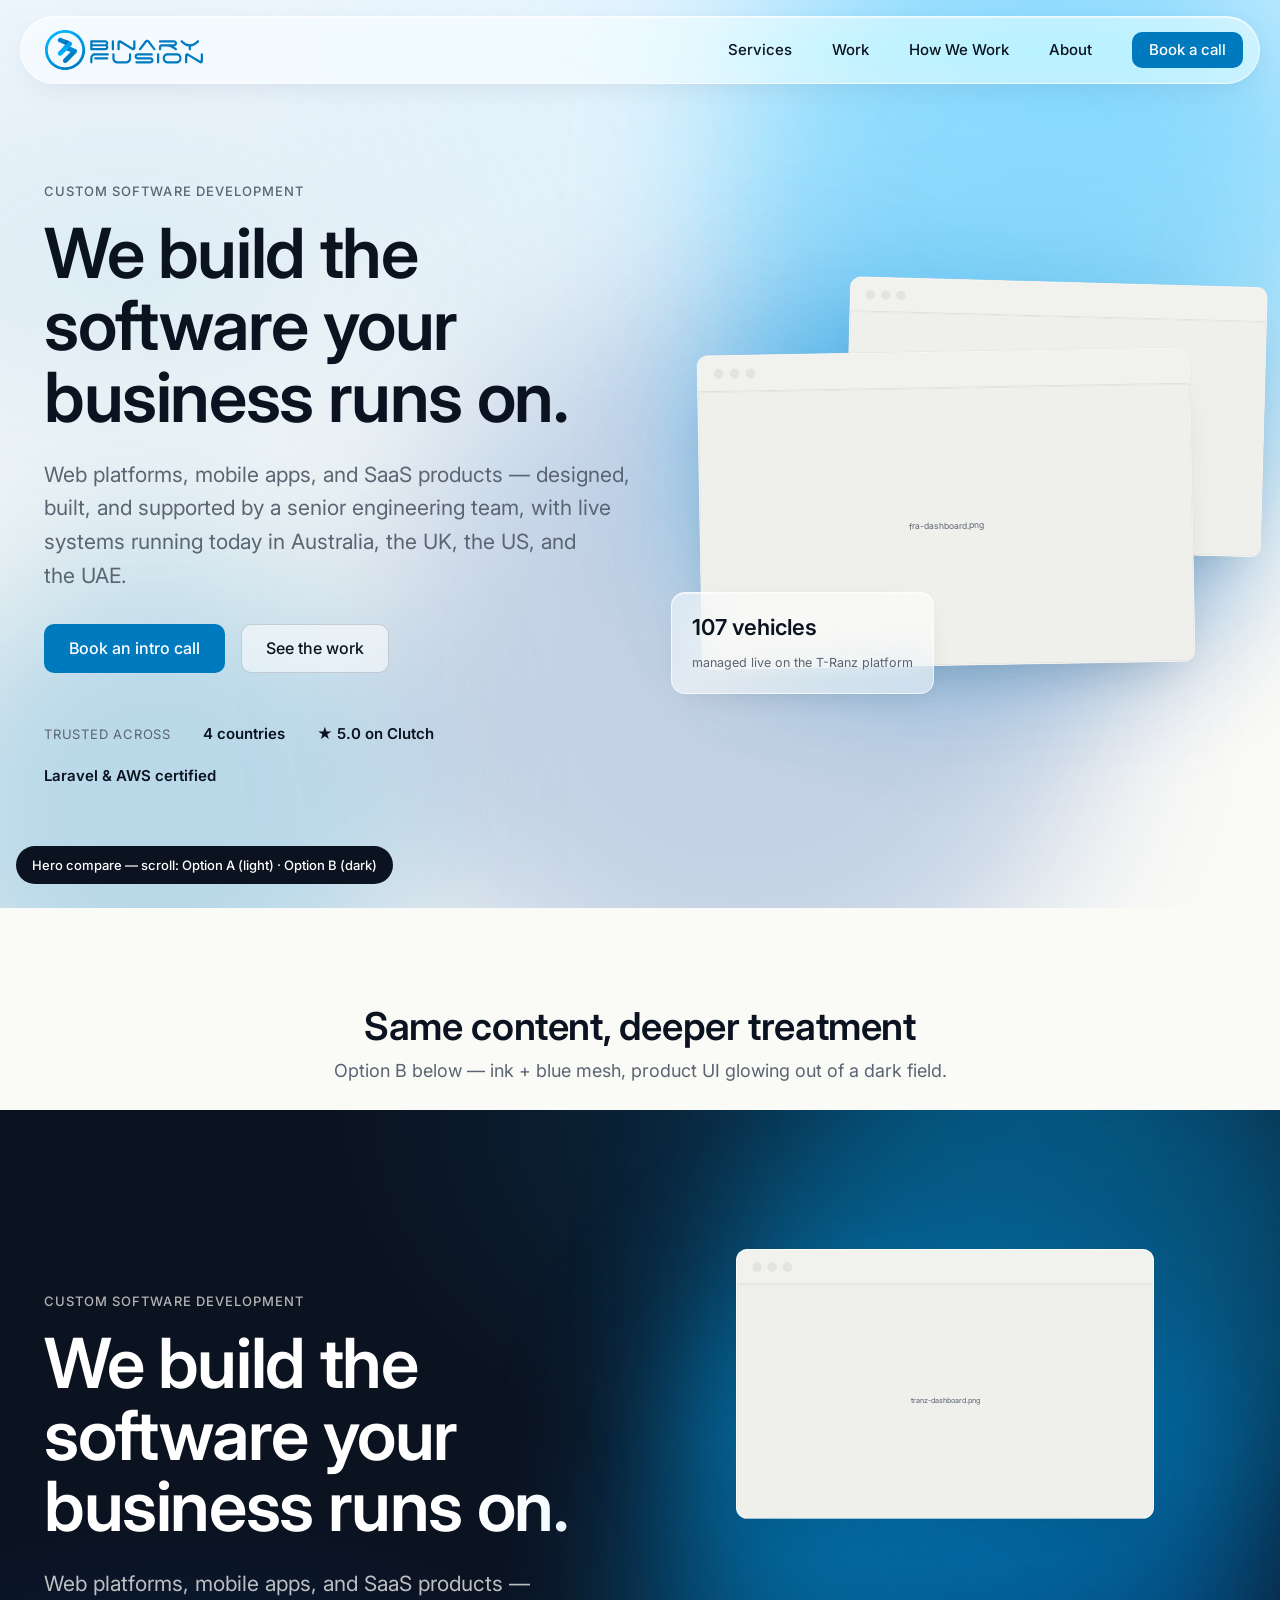
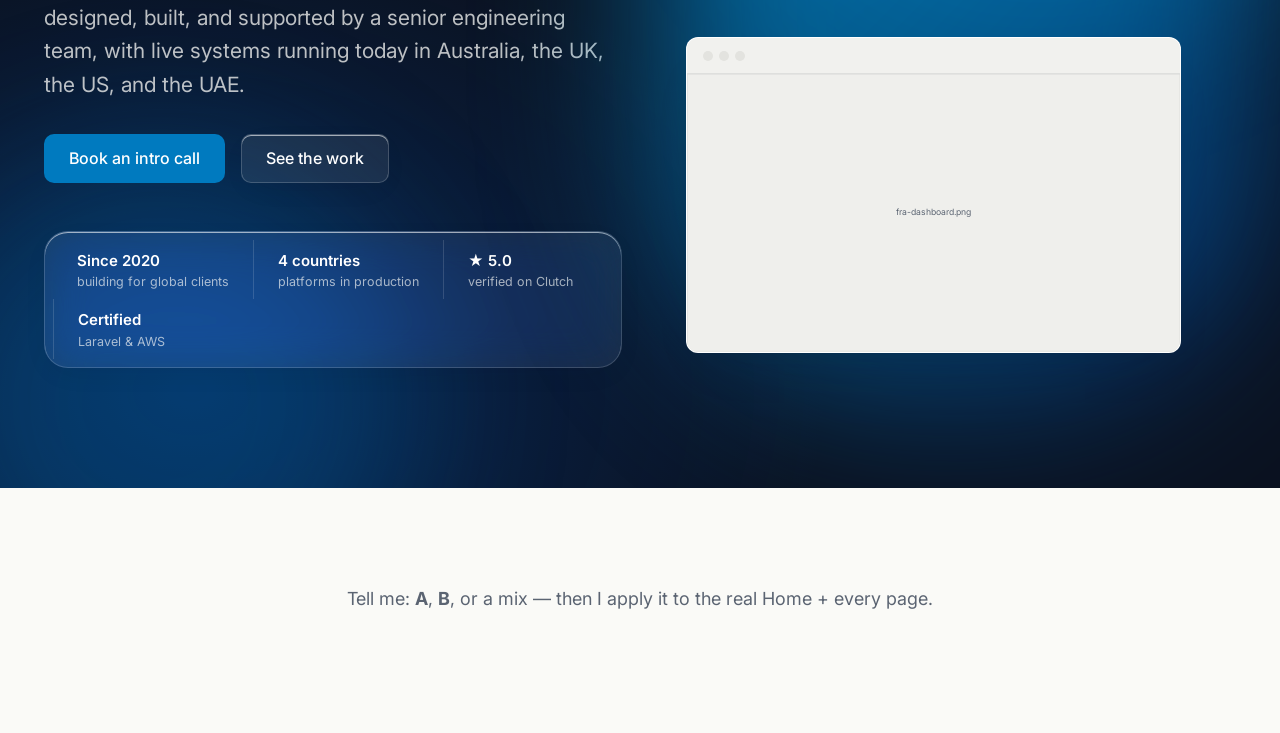
<file: hero-options.html>
<!DOCTYPE html>
<html lang="en">
<head>
  <meta charset="utf-8">
  <meta name="viewport" content="width=device-width, initial-scale=1">
  <title>Hero options — Binary Fusion</title>
  <meta name="robots" content="noindex, nofollow">
  <link rel="icon" href="/favicon.svg" type="image/svg+xml">
  <link rel="preconnect" href="https://fonts.googleapis.com">
  <link rel="preconnect" href="https://fonts.gstatic.com" crossorigin>
  <link href="https://fonts.googleapis.com/css2?family=Inter:wght@400;500;600&display=swap" rel="stylesheet">
  <link rel="stylesheet" href="/assets/css/styles.css">
  <style>
    /* ===== Shared richer-hero scaffolding (preview only) ===== */
    .opt-tag { position: fixed; left: 16px; bottom: 16px; z-index: 80; background: var(--ink); color: #fff;
      font-size: 13px; font-weight: 500; padding: 8px 16px; border-radius: 999px; }

    /* ============ OPTION A — Aurora light (richer, bluer, on-brand) ============ */
    .heroA {
      position: relative; overflow: hidden; padding-block: 180px 120px;
      background:
        radial-gradient(120% 90% at 85% 10%, rgba(0,177,255,0.16), transparent 55%),
        radial-gradient(90% 80% at 10% 30%, rgba(0,122,191,0.10), transparent 50%),
        linear-gradient(180deg, #F2F8FE 0%, var(--paper) 70%);
    }
    .heroA .orb--a { opacity: 0.34; }
    .heroA .container { position: relative; display: grid; grid-template-columns: 1.1fr 1fr; gap: 64px; align-items: center; }
    .heroA h1 { font-size: clamp(2.8rem, 5.4vw, 5rem); }
    .heroA .hero-sub { font-size: 21px; }
    .trusted { display: flex; align-items: center; gap: 16px 32px; flex-wrap: wrap; margin-top: 48px; }
    .trusted span { font-size: 13px; letter-spacing: 0.06em; text-transform: uppercase; color: var(--slate); }
    .trusted strong { font-size: 15px; color: var(--ink); font-weight: 600; }
    /* layered, tilted screenshots with stronger glow */
    .shotsA { position: relative; }
    .shotsA::before { content: ""; position: absolute; inset: -6% -2% -2% 2%;
      background: var(--brand-gradient); filter: blur(72px); opacity: 0.32; z-index: -1; border-radius: 40%; }
    .shotsA .frame--rear { top: -64px; right: -32px; width: 82%; transform: scale(0.95) rotate(1.5deg); }
    .shotsA .frame--front { width: 92%; transform: rotate(-1deg); }
    .floatcard { position: absolute; bottom: -28px; left: -28px; z-index: 3; padding: 16px 20px; border-radius: 14px; }
    .floatcard strong { display: block; font-size: 22px; color: var(--ink); font-weight: 600; }
    .floatcard small { font-size: 12.5px; color: var(--slate); }

    /* ============ OPTION B — Deep premium (ink + blue mesh, glowing UI) ============ */
    .heroB {
      position: relative; overflow: hidden; padding-block: 180px 120px; color: var(--paper-75);
      background:
        radial-gradient(100% 80% at 80% 0%, rgba(0,177,255,0.22), transparent 55%),
        radial-gradient(90% 90% at 15% 90%, rgba(0,70,166,0.40), transparent 55%),
        var(--ink);
    }
    .heroB .container { position: relative; display: grid; grid-template-columns: 1.05fr 1fr; gap: 64px; align-items: center; }
    .heroB .eyebrow { color: rgba(250,250,247,0.7); }
    .heroB h1 { color: #fff; font-size: clamp(2.8rem, 5.4vw, 5rem); }
    .heroB .hero-sub { color: var(--paper-75); font-size: 21px; }
    .heroB .chip-row { color: #fff; }
    .heroB .chip-row strong { color: #fff; }
    .heroB .chip-row small { color: rgba(250,250,247,0.65); }
    .heroB .chip-row li + li { border-left-color: rgba(255,255,255,0.14); }
    .shotsB { position: relative; }
    .shotsB::before { content: ""; position: absolute; inset: -8%;
      background: var(--brand-gradient); filter: blur(80px); opacity: 0.5; z-index: 0; border-radius: 40%; }
    .shotsB .frame { position: relative; z-index: 1; border-color: rgba(255,255,255,0.12); }
    .shotsB .frame--rear { top: -56px; right: -28px; width: 80%; transform: scale(0.95); }
    .shotsB .frame--front { width: 90%; }
    .heroB .btn--secondary { background: rgba(255,255,255,0.08); border-color: rgba(255,255,255,0.18); color: #fff; }

    .compare-head { text-align: center; padding: 96px 24px 0; }
    .compare-head h2 { margin-bottom: 8px; }
    .compare-head p { margin-inline: auto; }
    @media (max-width: 767px) {
      .heroA .container, .heroB .container { grid-template-columns: 1fr; text-align: center; }
      .shotsA .frame--rear, .shotsB .frame--rear { display: none; }
      .shotsA .frame--front, .shotsB .frame--front { width: 100%; transform: none; }
      .floatcard { position: static; margin-top: 16px; display: inline-block; }
    }
  </style>
</head>
<body>
  <div class="opt-tag">Hero compare — scroll: Option A (light) · Option B (dark)</div>

  <header class="site-head">
    <div class="capsule glass">
      <a class="brand" href="/"><img src="/assets/img/brand/logo-cropped.svg" alt="Binary Fusion" width="157" height="40"></a>
      <nav class="nav-links" aria-label="Primary">
        <ul>
          <li><a href="/services/">Services</a></li>
          <li><a href="/work/">Work</a></li>
          <li><a href="/how-we-work/">How We Work</a></li>
          <li><a href="/about/">About</a></li>
        </ul>
      </nav>
      <a class="btn btn--primary btn--sm" href="/contact/">Book a call</a>
      <button class="menu-btn" type="button" aria-expanded="false" aria-label="Menu"><span></span></button>
    </div>
  </header>

  <!-- ============ OPTION A ============ -->
  <section class="heroA">
    <div class="atmosphere" aria-hidden="true">
      <i class="orb orb--a"></i>
      <i class="orb orb--b"></i>
      <i class="orb orb--c"></i>
    </div>
    <div class="container">
      <div class="hero-copy">
        <span class="eyebrow">Custom software development</span>
        <h1>We build the software your business runs on.</h1>
        <p class="hero-sub">Web platforms, mobile apps, and SaaS products — designed, built, and supported by a senior engineering team, with live systems running today in Australia, the UK, the US, and the UAE.</p>
        <div class="hero-actions">
          <a class="btn btn--primary" href="/contact/">Book an intro call</a>
          <a class="btn btn--secondary" href="/work/">See the work</a>
        </div>
        <div class="trusted">
          <span>Trusted across</span>
          <strong>4 countries</strong>
          <strong>★ 5.0 on Clutch</strong>
          <strong>Laravel &amp; AWS certified</strong>
        </div>
      </div>
      <div class="hero-shots shotsA">
        <div class="hero-shots-inner">
          <figure class="frame frame--rear">
            <div class="frame-bar" aria-hidden="true"><i></i><i></i><i></i></div>
            <svg class="ph" viewBox="0 0 800 450" role="img" aria-label="T-Ranz admin dashboard">
              <rect x="0.5" y="0.5" width="799" height="449" fill="#EFEFEC" stroke="rgba(11,18,32,0.08)"/>
              <text x="400" y="229" text-anchor="middle" font-size="20">tranz-dashboard.png</text>
            </svg>
          </figure>
          <figure class="frame frame--front">
            <div class="frame-bar" aria-hidden="true"><i></i><i></i><i></i></div>
            <svg class="ph" viewBox="0 0 800 450" role="img" aria-label="Fire Recruitment Australia dashboard">
              <rect x="0.5" y="0.5" width="799" height="449" fill="#EFEFEC" stroke="rgba(11,18,32,0.08)"/>
              <text x="400" y="229" text-anchor="middle" font-size="20">fra-dashboard.png</text>
            </svg>
          </figure>
        </div>
        <div class="floatcard glass">
          <strong>107 vehicles</strong>
          <small>managed live on the T-Ranz platform</small>
        </div>
      </div>
    </div>
  </section>

  <div class="compare-head">
    <h2>Same content, deeper treatment</h2>
    <p>Option B below — ink + blue mesh, product UI glowing out of a dark field.</p>
  </div>

  <!-- ============ OPTION B ============ -->
  <section class="heroB">
    <div class="atmosphere" aria-hidden="true">
      <i class="orb orb--a"></i>
      <i class="orb orb--c"></i>
    </div>
    <div class="container">
      <div class="hero-copy">
        <span class="eyebrow">Custom software development</span>
        <h1>We build the software your business runs on.</h1>
        <p class="hero-sub">Web platforms, mobile apps, and SaaS products — designed, built, and supported by a senior engineering team, with live systems running today in Australia, the UK, the US, and the UAE.</p>
        <div class="hero-actions">
          <a class="btn btn--primary" href="/contact/">Book an intro call</a>
          <a class="btn btn--secondary glass glass--dark" href="/work/">See the work</a>
        </div>
        <ul class="chip-row glass glass--dark">
          <li><strong>Since 2020</strong><small>building for global clients</small></li>
          <li><strong>4 countries</strong><small>platforms in production</small></li>
          <li><strong>★ 5.0</strong><small>verified on Clutch</small></li>
          <li><strong>Certified</strong><small>Laravel &amp; AWS</small></li>
        </ul>
      </div>
      <div class="hero-shots shotsB">
        <div class="hero-shots-inner">
          <figure class="frame frame--rear">
            <div class="frame-bar" aria-hidden="true"><i></i><i></i><i></i></div>
            <svg class="ph" viewBox="0 0 800 450" role="img" aria-label="T-Ranz admin dashboard">
              <rect x="0.5" y="0.5" width="799" height="449" fill="#EFEFEC" stroke="rgba(11,18,32,0.08)"/>
              <text x="400" y="229" text-anchor="middle" font-size="20">tranz-dashboard.png</text>
            </svg>
          </figure>
          <figure class="frame frame--front">
            <div class="frame-bar" aria-hidden="true"><i></i><i></i><i></i></div>
            <svg class="ph" viewBox="0 0 800 450" role="img" aria-label="Fire Recruitment Australia dashboard">
              <rect x="0.5" y="0.5" width="799" height="449" fill="#EFEFEC" stroke="rgba(11,18,32,0.08)"/>
              <text x="400" y="229" text-anchor="middle" font-size="20">fra-dashboard.png</text>
            </svg>
          </figure>
        </div>
      </div>
    </div>
  </section>

  <div class="compare-head" style="padding-bottom:96px;">
    <p>Tell me: <strong>A</strong>, <strong>B</strong>, or a mix — then I apply it to the real Home + every page.</p>
  </div>

  <script src="/assets/js/main.js" defer></script>
</body>
</html>
</file>
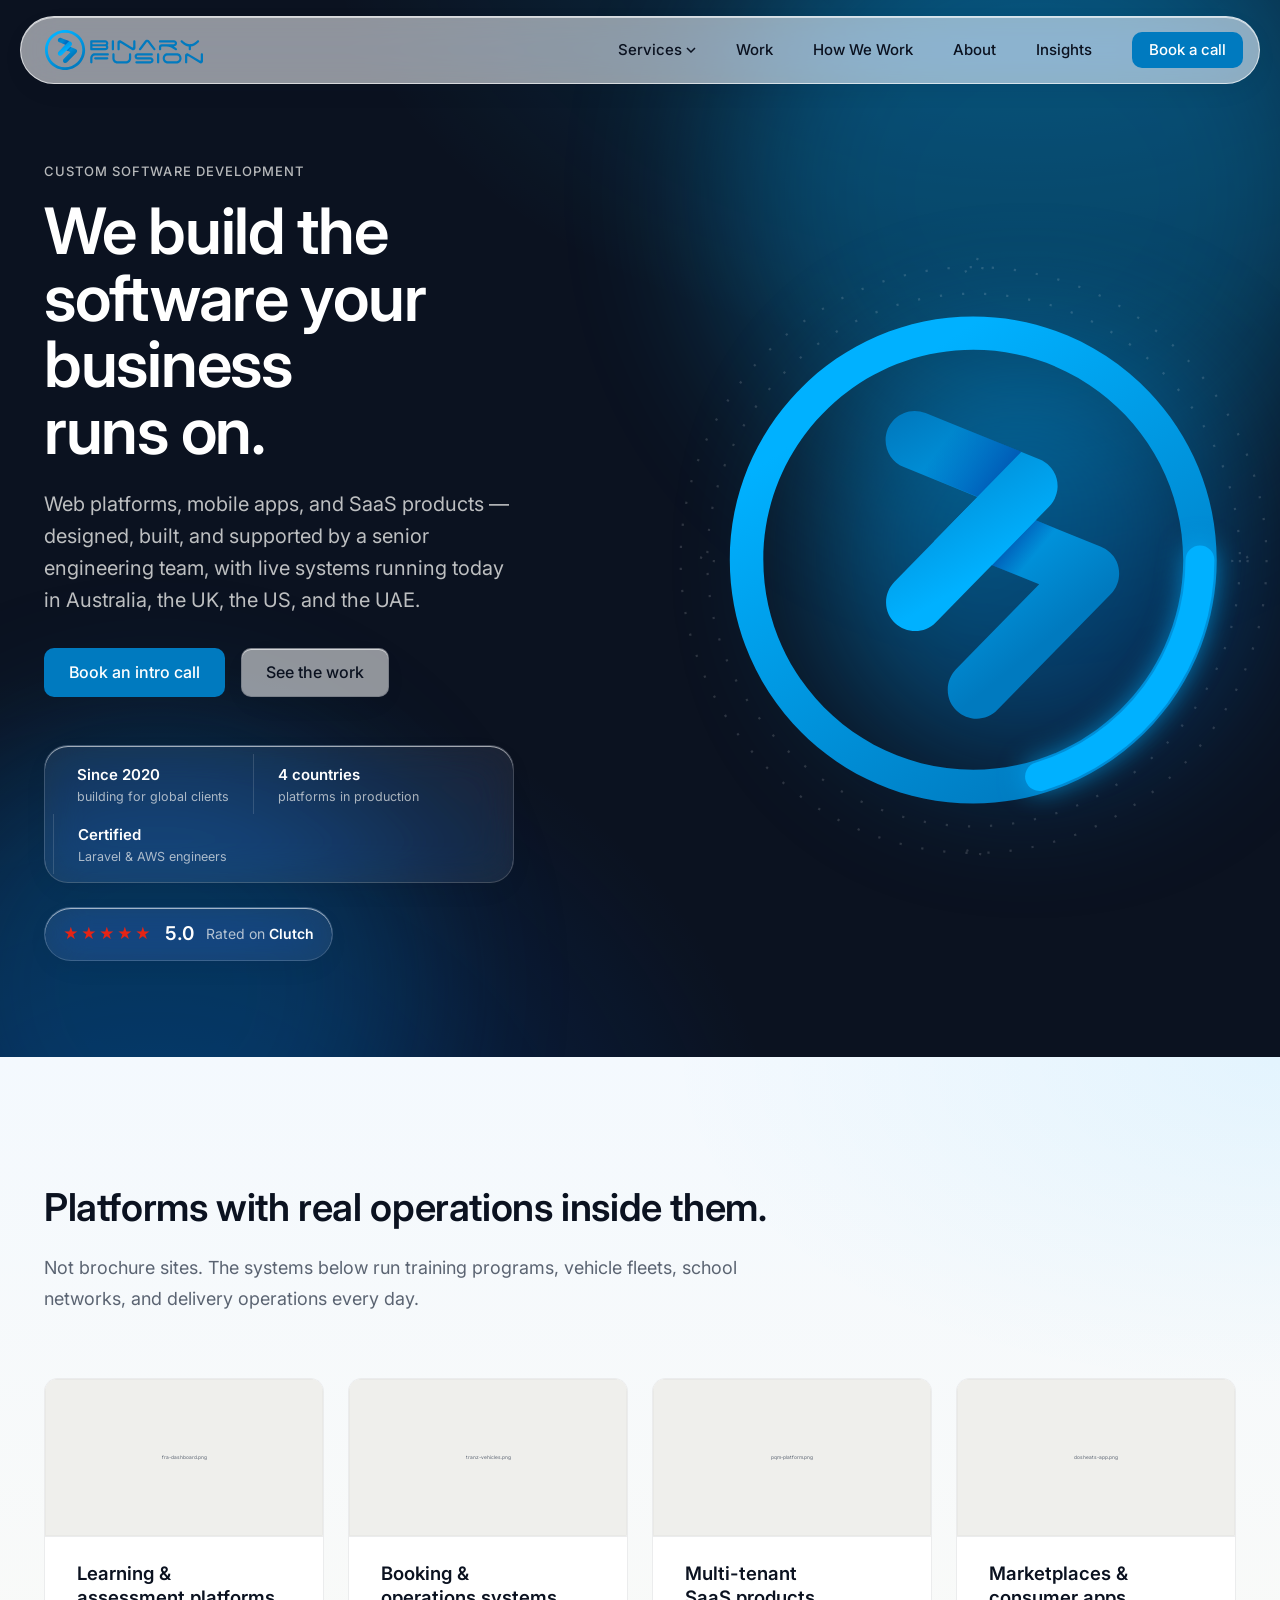
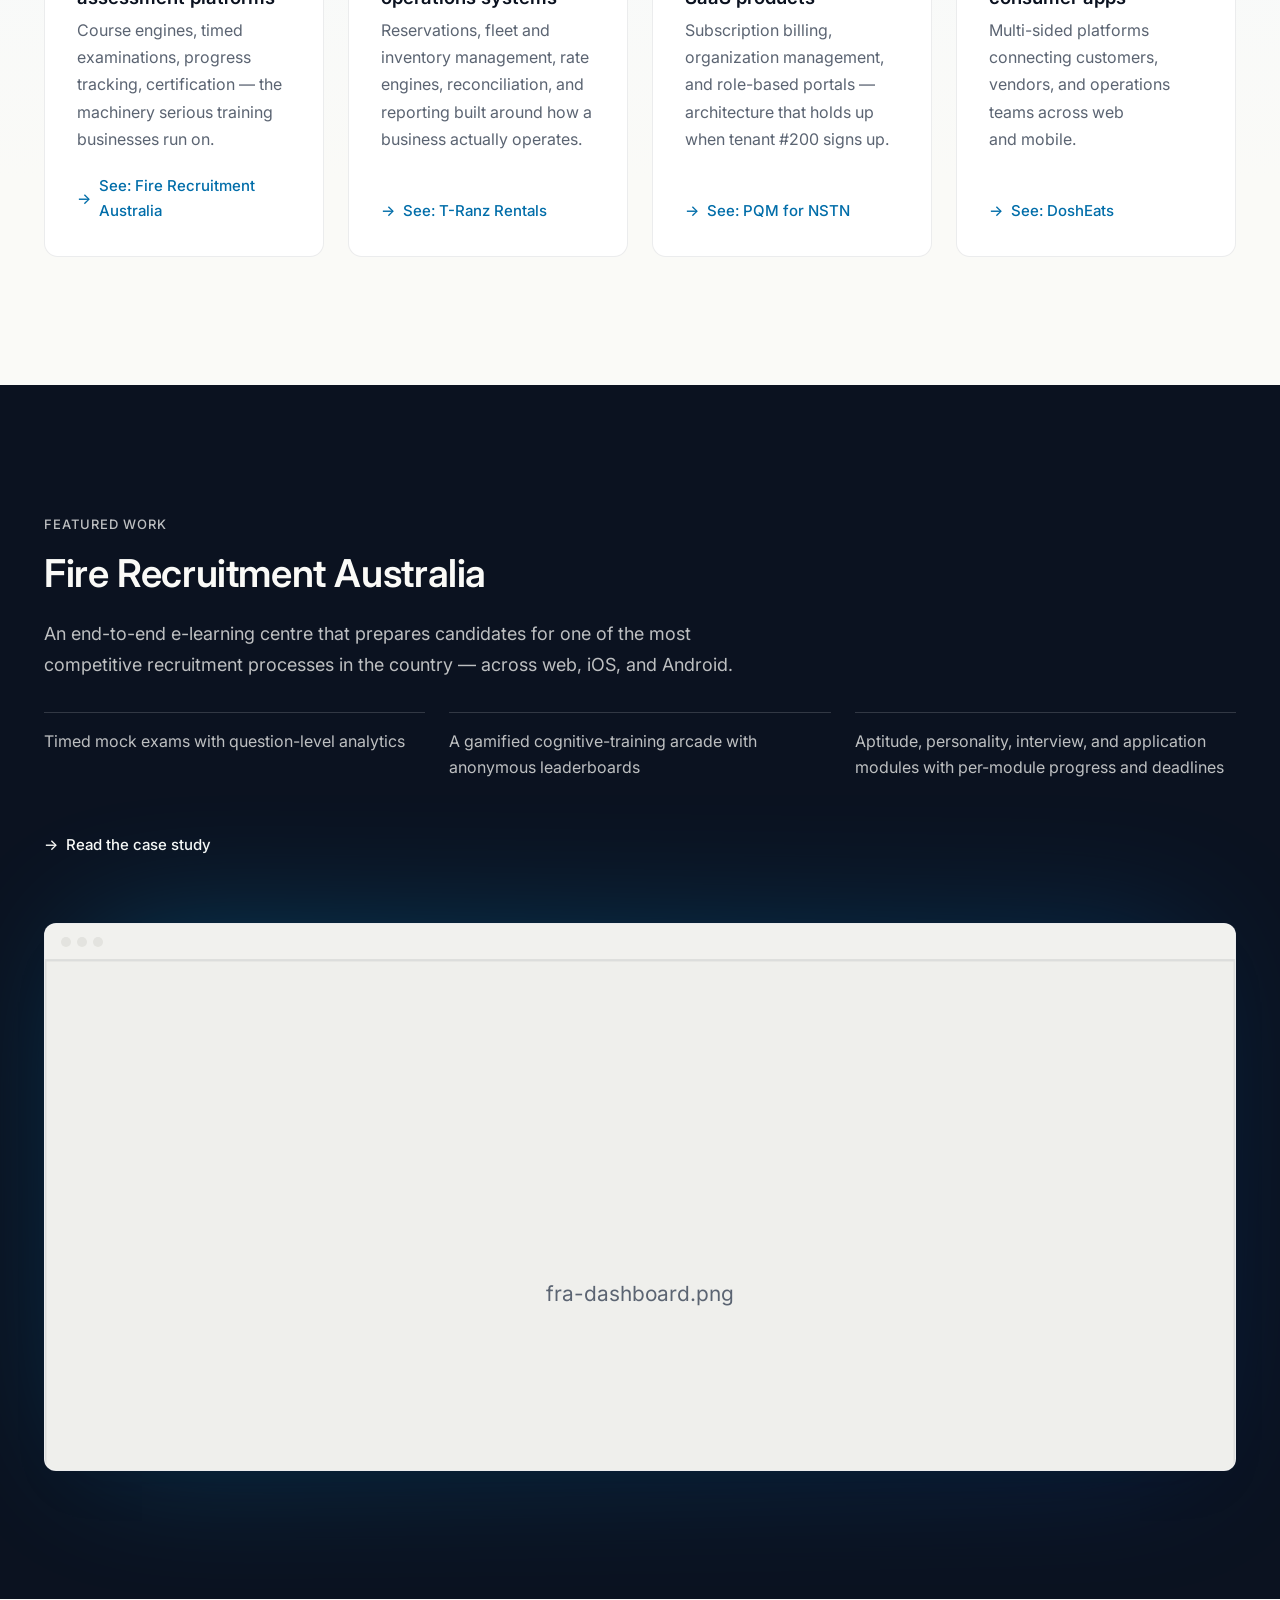
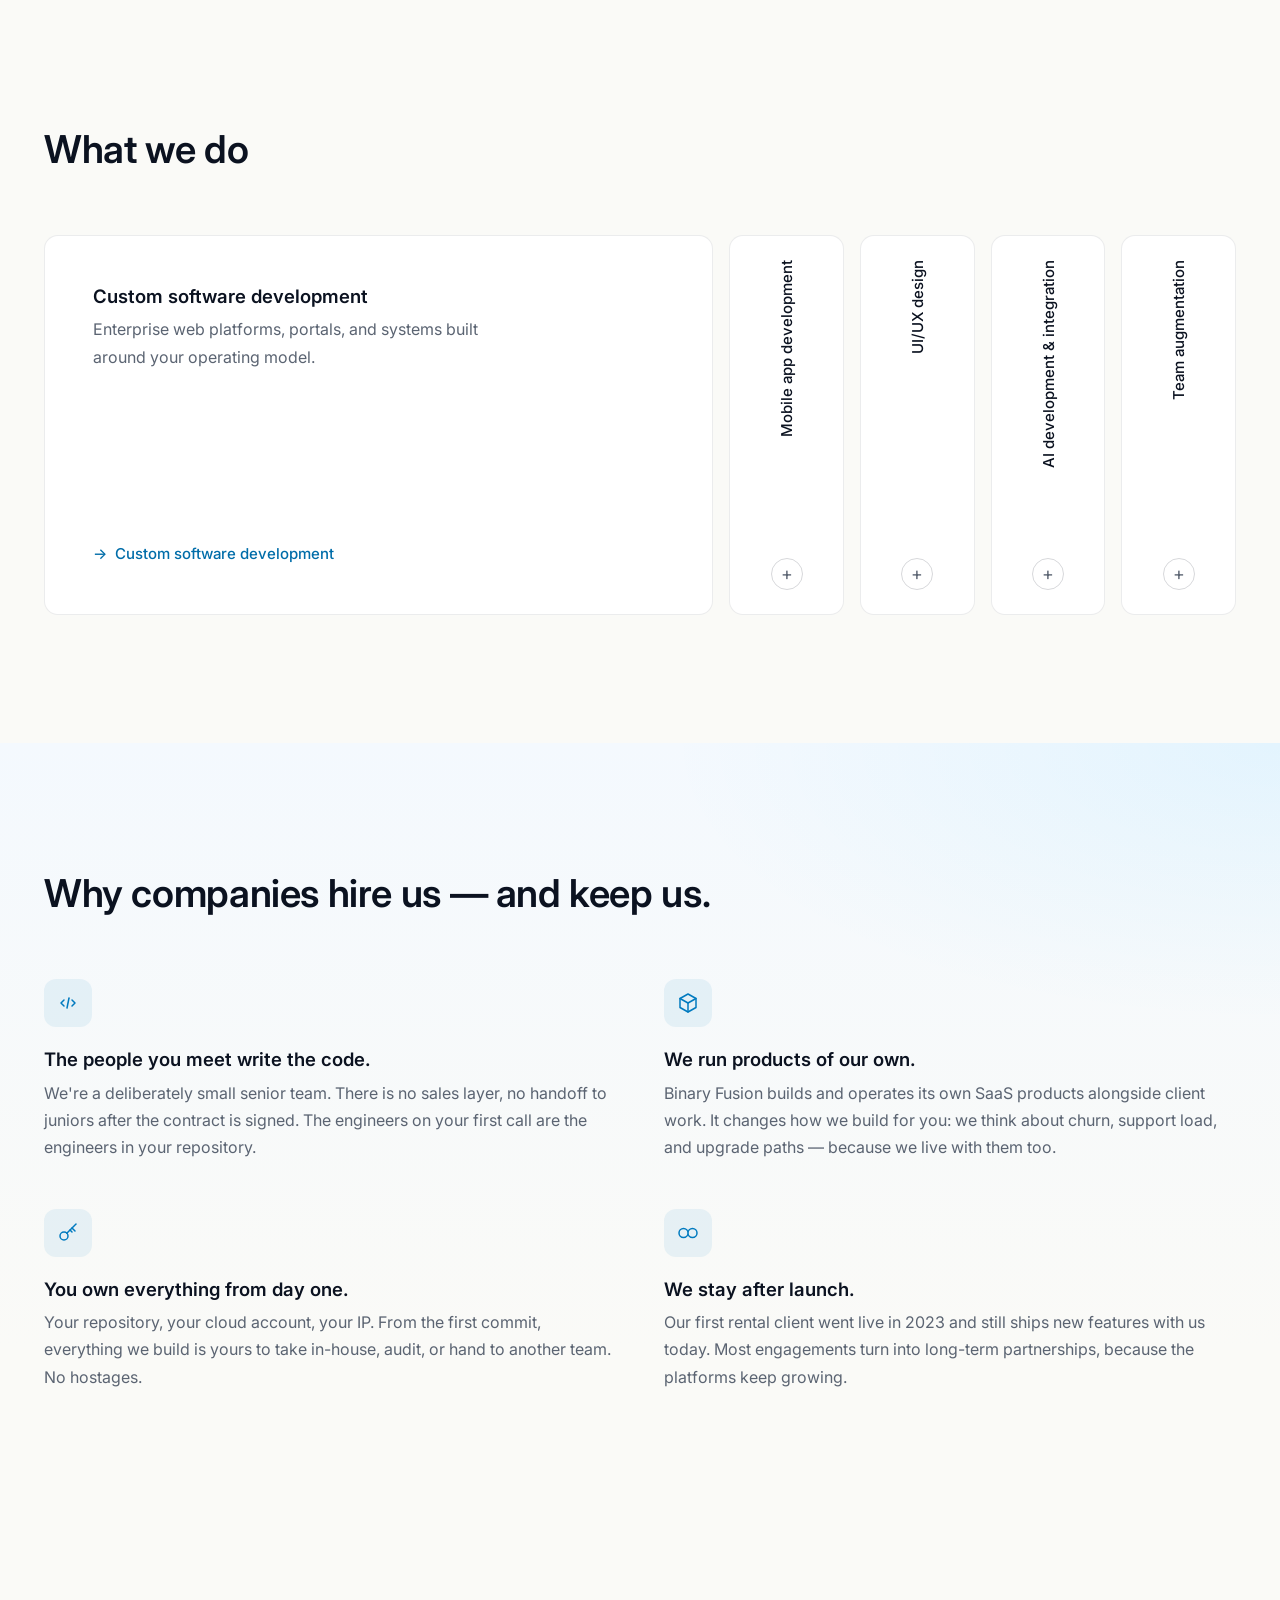
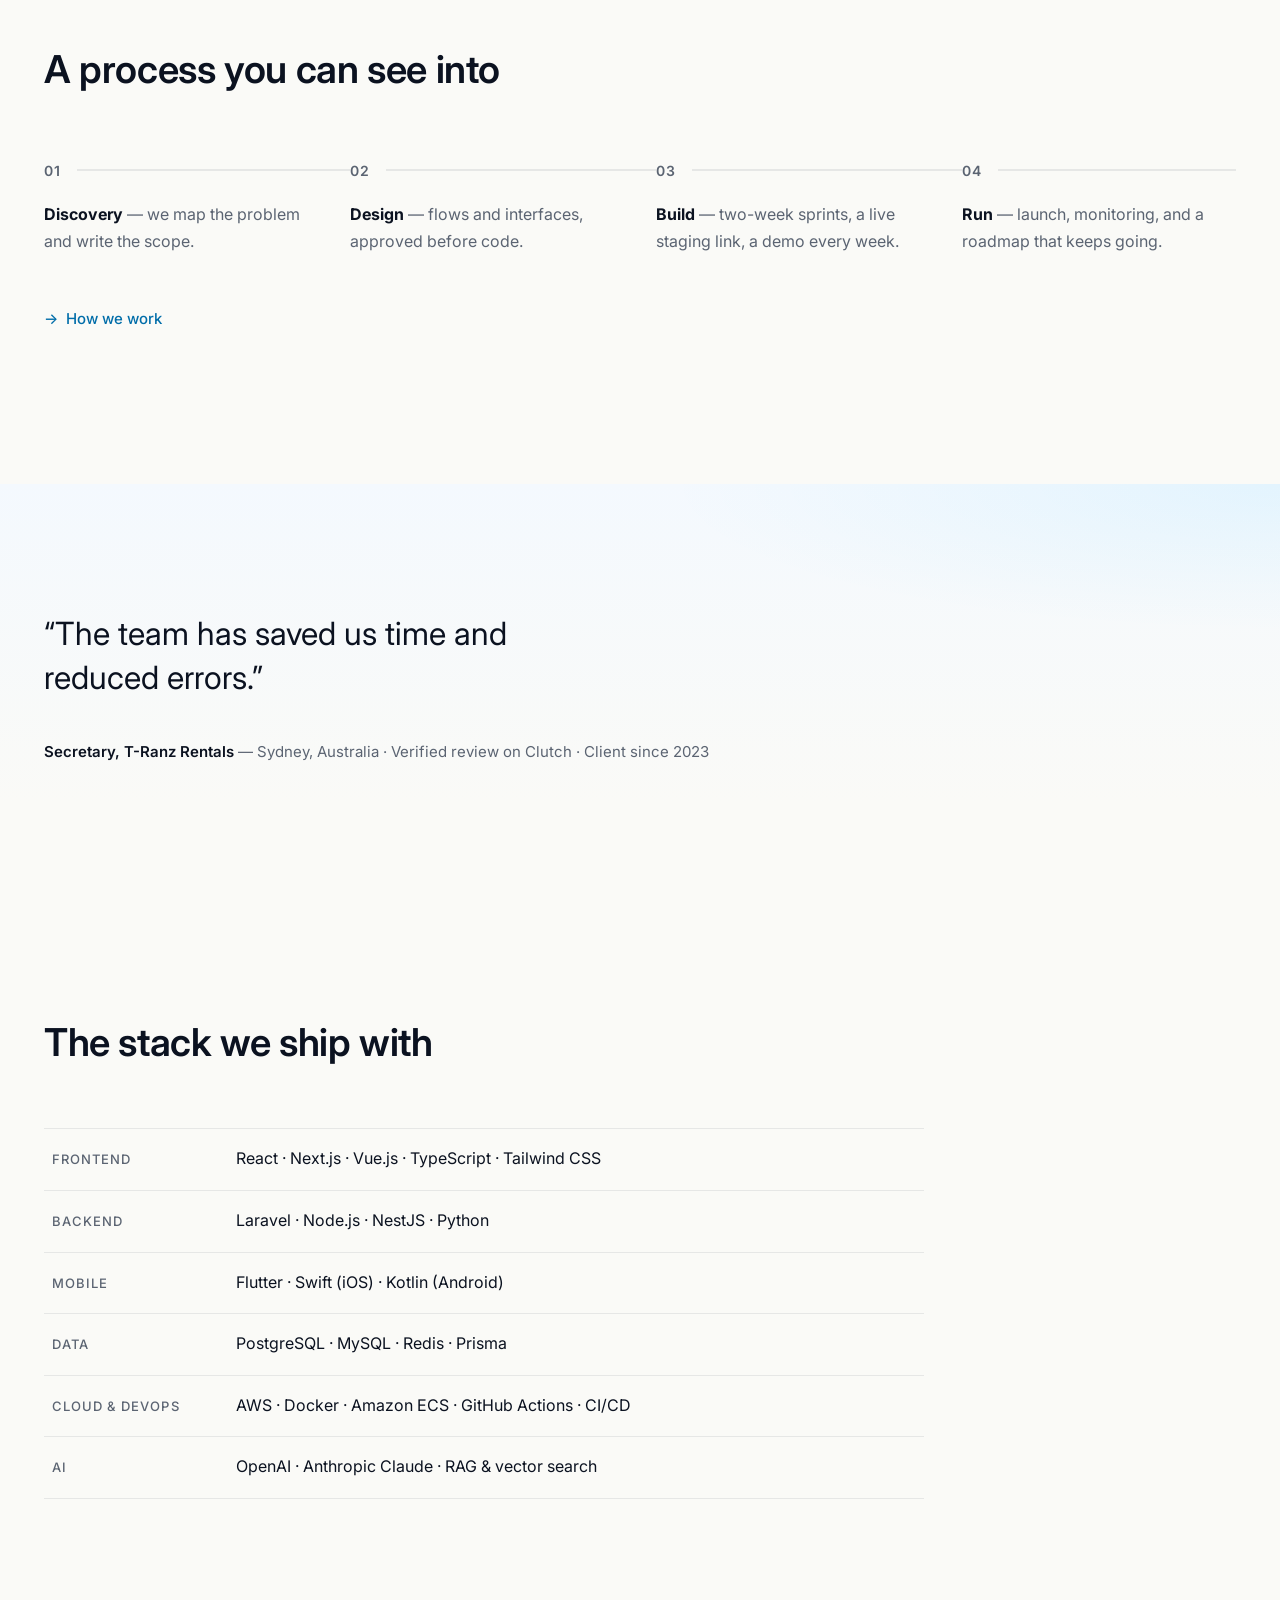
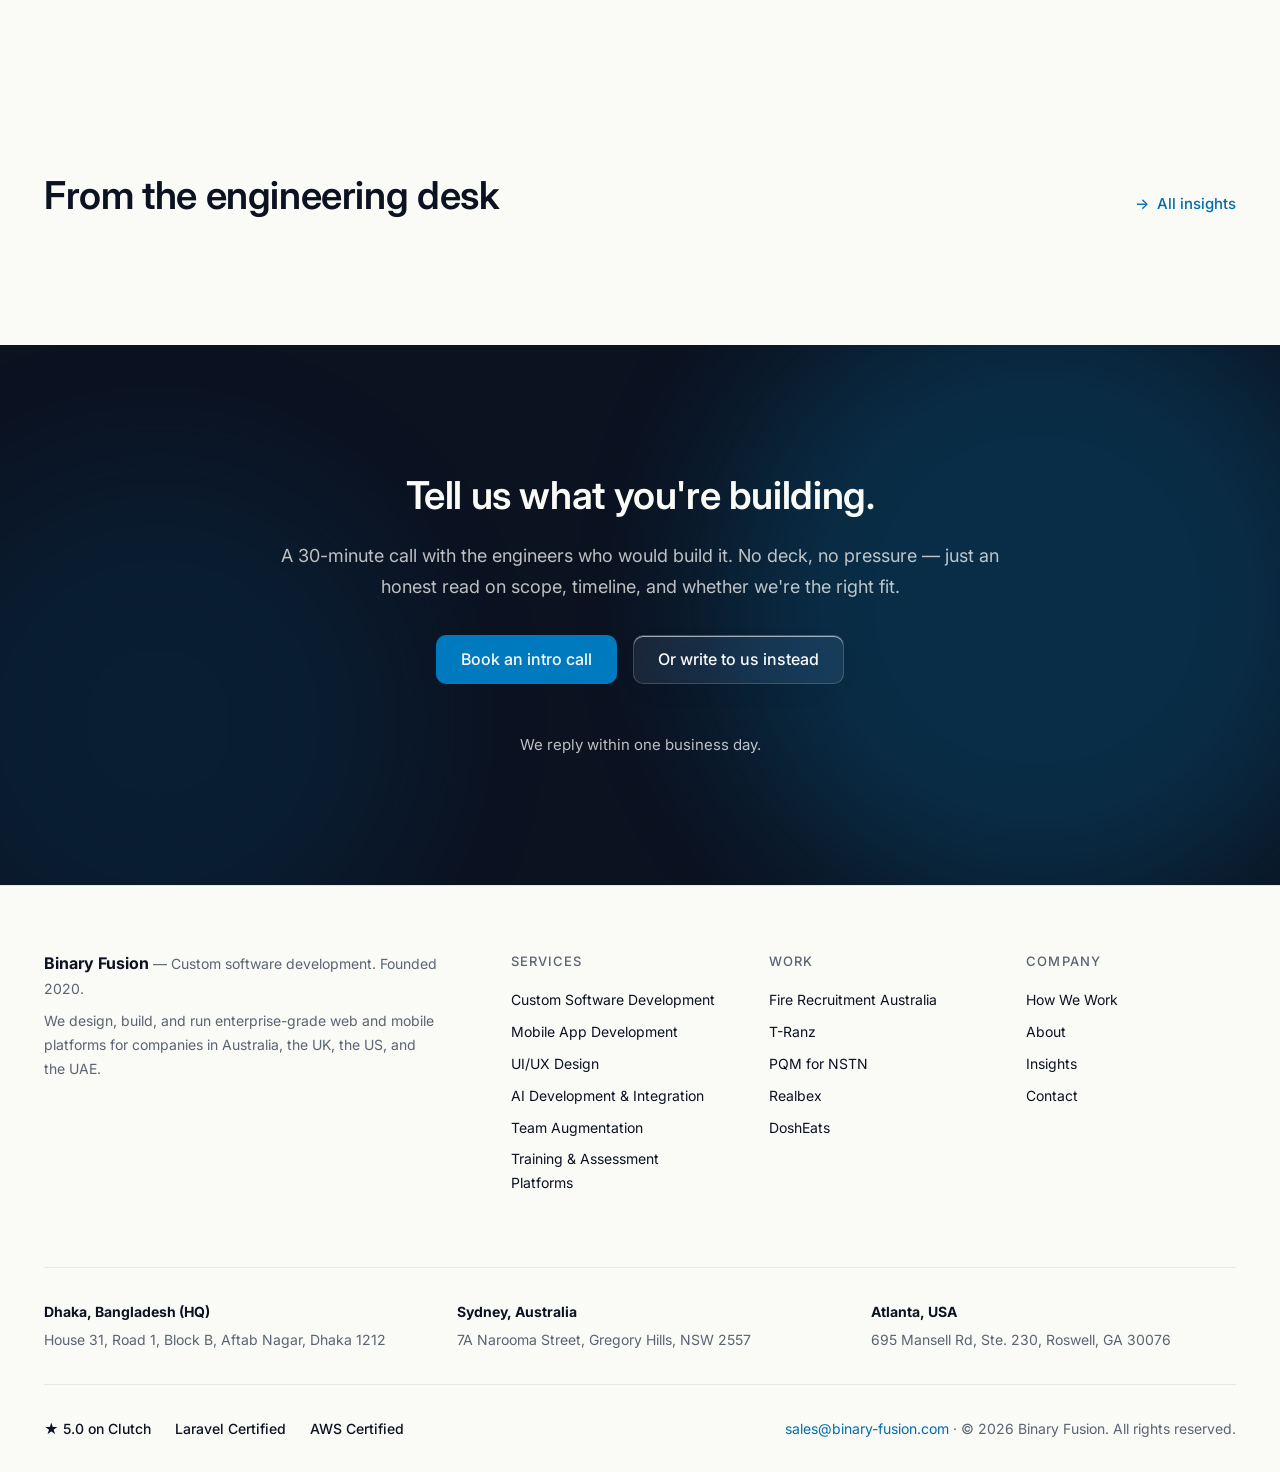
<file: index-original.html>
<!DOCTYPE html>
<html lang="en">
<head>
  <meta charset="utf-8">
  <meta name="viewport" content="width=device-width, initial-scale=1">
  <title>Binary Fusion — Custom Software Development Company</title>
  <meta name="description" content="Senior team building enterprise-grade web platforms, mobile apps &amp; SaaS — live in Australia, the UK, US &amp; UAE. Founded 2020. 5.0 on Clutch.">
  <link rel="canonical" href="https://binary-fusion.com/">
  <meta property="og:type" content="website">
  <meta property="og:url" content="https://binary-fusion.com/">
  <meta property="og:title" content="Binary Fusion — Custom Software Development Company">
  <meta property="og:description" content="Senior team building enterprise-grade web platforms, mobile apps &amp; SaaS — live in Australia, the UK, US &amp; UAE. Founded 2020. 5.0 on Clutch.">
  <meta property="og:image" content="https://binary-fusion.com/assets/img/work/fra-dashboard.png">
  <!-- TODO: og:image points at the real fra-dashboard.png screenshot slot — drop the file in before publishing -->
  <meta name="twitter:card" content="summary_large_image">
  <link rel="icon" href="/favicon.svg" type="image/svg+xml">
  <link rel="preconnect" href="https://fonts.googleapis.com">
  <link rel="preconnect" href="https://fonts.gstatic.com" crossorigin>
  <link href="https://fonts.googleapis.com/css2?family=Inter:wght@400;500;600&display=swap" rel="stylesheet">
  <link rel="stylesheet" href="/assets/css/styles.css">
  <script type="application/ld+json">
  {
    "@context": "https://schema.org",
    "@type": "Organization",
    "name": "Binary Fusion",
    "url": "https://binary-fusion.com/",
    "email": "sales@binary-fusion.com",
    "foundingDate": "2020",
    "description": "Custom software development company. We design, build, and run enterprise-grade web and mobile platforms for companies in Australia, the UK, the US, and the UAE.",
    "address": [
      {
        "@type": "PostalAddress",
        "streetAddress": "House 31, Road 1, Block B, Aftab Nagar",
        "addressLocality": "Dhaka",
        "postalCode": "1212",
        "addressCountry": "BD"
      },
      {
        "@type": "PostalAddress",
        "streetAddress": "7A Narooma Street",
        "addressLocality": "Gregory Hills",
        "addressRegion": "NSW",
        "postalCode": "2557",
        "addressCountry": "AU"
      },
      {
        "@type": "PostalAddress",
        "streetAddress": "695 Mansell Rd, Ste. 230",
        "addressLocality": "Roswell",
        "addressRegion": "GA",
        "postalCode": "30076",
        "addressCountry": "US"
      }
    ]
  }
  </script>
</head>
<body>
  <a class="skip-link" href="#main">Skip to content</a>

  <header class="site-head">
    <div class="capsule glass">
      <a class="brand" href="/"><img src="/assets/img/brand/logo-cropped.svg" alt="Binary Fusion" width="157" height="40"></a>
      <nav class="nav-links" aria-label="Primary">
        <ul>
          <li class="has-sub">
            <button class="nav-toggle" type="button" aria-expanded="false">
              Services
              <svg width="10" height="6" viewBox="0 0 10 6" fill="none" aria-hidden="true"><path d="M1 1l4 4 4-4" stroke="currentColor" stroke-width="1.5"/></svg>
            </button>
            <ul class="sub glass">
              <li><a href="/services/custom-software-development/">Custom Software Development</a></li>
              <li><a href="/services/mobile-app-development/">Mobile App Development</a></li>
              <li><a href="/services/ui-ux-design/">UI/UX Design</a></li>
              <li><a href="/services/ai-development/">AI Development &amp; Integration</a></li>
              <li><a href="/services/team-augmentation/">Team Augmentation</a></li>
              <li><hr></li>
              <li><a href="/solutions/training-and-assessment-platforms/">Training &amp; Assessment Platforms</a></li>
            </ul>
          </li>
          <li><a href="/work/">Work</a></li>
          <li><a href="/how-we-work/">How We Work</a></li>
          <li><a href="/about/">About</a></li>
          <li><a href="https://blog.binary-fusion.com">Insights</a></li>
          <!-- TODO: confirm Insights destination — blog.binary-fusion.com or /insights -->
        </ul>
      </nav>
      <a class="btn btn--primary btn--sm" href="/contact/">Book a call</a>
      <button class="menu-btn" type="button" aria-expanded="false" aria-controls="drawer" aria-label="Menu"><span></span></button>
    </div>
  </header>

  <nav id="drawer" class="drawer glass" hidden aria-label="Mobile menu">
    <ul>
      <li>
        <a href="/services/">Services</a>
        <ul class="drawer-sub">
          <li><a href="/services/custom-software-development/">Custom Software Development</a></li>
          <li><a href="/services/mobile-app-development/">Mobile App Development</a></li>
          <li><a href="/services/ui-ux-design/">UI/UX Design</a></li>
          <li><a href="/services/ai-development/">AI Development &amp; Integration</a></li>
          <li><a href="/services/team-augmentation/">Team Augmentation</a></li>
          <li><a href="/solutions/training-and-assessment-platforms/">Training &amp; Assessment Platforms</a></li>
        </ul>
      </li>
      <li><a href="/work/">Work</a></li>
      <li><a href="/how-we-work/">How We Work</a></li>
      <li><a href="/about/">About</a></li>
      <li><a href="https://blog.binary-fusion.com">Insights</a></li>
    </ul>
    <a class="btn btn--primary" href="/contact/">Book a call</a>
  </nav>

  <main id="main">

    <!-- Section 1+2 — Living hero (dark): copy + proof chips + Clutch badge + animated brand mark -->
    <section class="hero hero--b">
      <div class="atmosphere" aria-hidden="true">
        <i class="orb orb--a"></i>
        <i class="orb orb--c"></i>
      </div>
      <div class="container">
        <div class="hero-copy">
          <span class="eyebrow">Custom software development</span>
          <h1>We build the software your business runs on.</h1>
          <p class="hero-sub">Web platforms, mobile apps, and SaaS products — designed, built, and supported by a senior engineering team, with live systems running today in Australia, the UK, the US, and the UAE.</p>
          <div class="hero-actions">
            <a class="btn btn--primary" href="/contact/">Book an intro call</a>
            <a class="btn btn--secondary glass glass--dark" href="/work/">See the work</a>
          </div>
          <ul class="chip-row glass glass--dark">
            <li><strong>Since 2020</strong><small>building for global clients</small></li>
            <li><strong>4 countries</strong><small>platforms in production</small></li>
            <li><strong>Certified</strong><small>Laravel &amp; AWS engineers</small></li>
          </ul>
          <a class="clutch glass glass--dark" href="https://clutch.co/profile/binary-fusion" target="_blank" rel="noopener">
            <!-- TODO: confirm Clutch profile URL -->
            <span class="clutch-stars" aria-hidden="true">★★★★★</span>
            <span class="clutch-num">5.0</span>
            <span class="clutch-txt">Rated on <strong>Clutch</strong></span>
          </a>
        </div>
        <div class="hero-shots">
          <div class="brandstage" aria-hidden="true">
            <div class="brandmark">
              <svg viewBox="158 274 280 280" xmlns="http://www.w3.org/2000/svg">
                <defs>
                  <linearGradient id="bmg1" gradientUnits="userSpaceOnUse" x1="272.143" y1="485.2958" x2="351.9819" y2="529.0785" gradientTransform="matrix(0.9265 0.3764 -0.3764 0.9265 202.1501 -171.4541)">
                    <stop offset="0.0914" stop-color="#00B1FF"/><stop offset="1" stop-color="#007ABF"/>
                  </linearGradient>
                  <linearGradient id="bmg2" gradientUnits="userSpaceOnUse" x1="316.6878" y1="487.6058" x2="333.7813" y2="493.0256" gradientTransform="matrix(0.9265 0.3764 -0.3764 0.9265 202.1501 -171.4541)">
                    <stop offset="0" stop-color="#0046A6"/><stop offset="1" stop-color="#0046A6" stop-opacity="0"/>
                  </linearGradient>
                  <linearGradient id="bmg3" gradientUnits="userSpaceOnUse" x1="263.8488" y1="348.8094" x2="308.6234" y2="426.3613">
                    <stop offset="0" stop-color="#007ABF"/><stop offset="0.9086" stop-color="#00B1FF"/>
                  </linearGradient>
                  <linearGradient id="bmg4" gradientUnits="userSpaceOnUse" x1="310.7431" y1="494.9537" x2="270.552" y2="483.8665" gradientTransform="matrix(0.9265 0.3764 -0.3764 0.9265 202.1501 -171.4541)">
                    <stop offset="0" stop-color="#0046A6"/><stop offset="1" stop-color="#0046A6" stop-opacity="0"/>
                  </linearGradient>
                  <linearGradient id="bmg5" gradientUnits="userSpaceOnUse" x1="237.386" y1="323.1525" x2="358.1472" y2="504.0135">
                    <stop offset="0.0914" stop-color="#00B1FF"/><stop offset="1" stop-color="#007ABF"/>
                  </linearGradient>
                </defs>
                <g class="bm-orbit">
                  <circle cx="297.95" cy="413.7" r="132"/>
                  <circle class="bm-dot" cx="297.95" cy="281.7" r="4"/>
                  <circle class="bm-dot--soft" cx="297.95" cy="545.7" r="3"/>
                </g>
                <g class="bm-orbit-rev">
                  <circle cx="297.95" cy="413.7" r="120"/>
                  <circle class="bm-dot--soft" cx="417.95" cy="413.7" r="3.5"/>
                  <circle class="bm-dot" cx="177.95" cy="413.7" r="3"/>
                </g>
                <g class="bm-marks">
                  <path fill="url(#bmg1)" d="M359.8,429l-51.1,52.2c-8.2,8.4-22.4,2.6-22.4-9.1l0,0c0-3.4,1.3-6.7,3.7-9.2l37.5-38.3L280,405.4l19.8-20.2l55.3,22.4c3.2,1.3,5.9,3.6,7.3,6.7C364.6,419.4,363.5,425.2,359.8,429z"/>
                  <polygon fill="url(#bmg2)" points="325.9,395.8 306.2,416 320.5,421.8 340.3,401.6"/>
                  <path fill="url(#bmg3)" d="M281,441.7l50.8-51.9c2.4-2.4,3.9-5.7,4-9.1c0.1-5.6-3.2-10.4-8.2-12.4l-51.3-20.8c-8.6-3.5-18,2.9-18,12.2l0,0c0,5.3,3.2,10.1,8.2,12.1l33.2,13.5l-37.5,38.3c-2.4,2.5-3.7,5.7-3.7,9.2l0,0C258.6,444.3,272.8,450.1,281,441.7z"/>
                  <path fill="url(#bmg4)" d="M319.5,364.9l-43.2-17.5c-8.6-3.5-18,2.9-18,12.2l0,0c0,5.3,3.2,10.1,8.2,12.1l33.2,13.5l-37.5,38.3L319.5,364.9z"/>
                </g>
                <path fill="url(#bmg5)" d="M297.8,523.4c-60.5,0-109.7-49.2-109.7-109.7s49.2-109.7,109.7-109.7s109.7,49.2,109.7,109.7S358.3,523.4,297.8,523.4z M297.8,319c-52.2,0-94.6,42.4-94.6,94.6c0,52.2,42.4,94.6,94.6,94.6s94.6-42.4,94.6-94.6C392.4,361.4,350,319,297.8,319z"/>
                <circle class="bm-trace" cx="297.95" cy="413.7" r="102" stroke-dasharray="130 512"/>
              </svg>
            </div>
          </div>
        </div>
      </div>
    </section>

    <!-- Section 3 — What we build -->
    <section class="section section--tint">
      <div class="container reveal">
        <div class="section-intro">
          <h2>Platforms with real operations inside them.</h2>
          <p>Not brochure sites. The systems below run training programs, vehicle fleets, school networks, and delivery operations every day.</p>
        </div>
        <div class="grid grid--4">
          <article class="card">
            <div class="card-shot">
              <svg class="ph" viewBox="0 0 800 450" aria-hidden="true">
                <rect x="0.5" y="0.5" width="799" height="449" fill="#EFEFEC" stroke="rgba(11,18,32,0.08)"/>
                <text x="400" y="229" text-anchor="middle" font-size="20">fra-dashboard.png</text>
              </svg>
            </div>
            <h3>Learning &amp; assessment platforms</h3>
            <p>Course engines, timed examinations, progress tracking, certification — the machinery serious training businesses run on.</p>
            <a class="arrow-link" href="/work/fire-recruitment-australia/">See: Fire Recruitment Australia</a>
          </article>
          <article class="card">
            <div class="card-shot">
              <svg class="ph" viewBox="0 0 800 450" aria-hidden="true">
                <rect x="0.5" y="0.5" width="799" height="449" fill="#EFEFEC" stroke="rgba(11,18,32,0.08)"/>
                <text x="400" y="229" text-anchor="middle" font-size="20">tranz-vehicles.png</text>
              </svg>
            </div>
            <h3>Booking &amp; operations systems</h3>
            <p>Reservations, fleet and inventory management, rate engines, reconciliation, and reporting built around how a business actually operates.</p>
            <a class="arrow-link" href="/work/t-ranz/">See: T-Ranz Rentals</a>
          </article>
          <article class="card">
            <div class="card-shot">
              <svg class="ph" viewBox="0 0 800 450" aria-hidden="true">
                <rect x="0.5" y="0.5" width="799" height="449" fill="#EFEFEC" stroke="rgba(11,18,32,0.08)"/>
                <text x="400" y="229" text-anchor="middle" font-size="20">pqm-platform.png</text>
              </svg>
            </div>
            <h3>Multi-tenant SaaS products</h3>
            <p>Subscription billing, organization management, and role-based portals — architecture that holds up when tenant #200 signs up.</p>
            <a class="arrow-link" href="/work/pqm-nstn/">See: PQM for NSTN</a>
          </article>
          <article class="card">
            <div class="card-shot">
              <svg class="ph" viewBox="0 0 800 450" aria-hidden="true">
                <rect x="0.5" y="0.5" width="799" height="449" fill="#EFEFEC" stroke="rgba(11,18,32,0.08)"/>
                <text x="400" y="229" text-anchor="middle" font-size="20">dosheats-app.png</text>
              </svg>
            </div>
            <h3>Marketplaces &amp; consumer apps</h3>
            <p>Multi-sided platforms connecting customers, vendors, and operations teams across web and mobile.</p>
            <a class="arrow-link" href="/work/dosheats/">See: DoshEats</a>
          </article>
        </div>
      </div>
    </section>

    <!-- Section 4 — Flagship case study feature (dark) -->
    <section class="section section--ink">
      <div class="container reveal">
        <span class="eyebrow">Featured work</span>
        <h2>Fire Recruitment Australia</h2>
        <p>An end-to-end e-learning centre that prepares candidates for one of the most competitive recruitment processes in the country — across web, iOS, and Android.</p>
        <ul class="feature-facts reveal-group">
          <li>Timed mock exams with question-level analytics</li>
          <li>A gamified cognitive-training arcade with anonymous leaderboards</li>
          <li>Aptitude, personality, interview, and application modules with per-module progress and deadlines</li>
        </ul>
        <a class="arrow-link" href="/work/fire-recruitment-australia/">Read the case study</a>
        <div class="autopan-wrap">
          <figure class="frame">
            <div class="frame-bar" aria-hidden="true"><i></i><i></i><i></i></div>
            <div class="autopan">
              <!-- TODO: replace placeholder with <img src="/assets/img/work/fra-dashboard.png"> when screenshot dropped (taller than the 21:9 window so the auto-pan has travel) -->
              <svg class="ph autopan-media" viewBox="0 0 800 450" role="img" aria-label="Fire Recruitment Australia dashboard with module cards and progress ring">
                <rect x="0.5" y="0.5" width="799" height="449" fill="#EFEFEC" stroke="rgba(11,18,32,0.08)"/>
                <text x="400" y="229" text-anchor="middle" font-size="20">fra-dashboard.png</text>
              </svg>
            </div>
          </figure>
        </div>
      </div>
    </section>

    <!-- Section 5 — Services overview -->
    <section class="section">
      <div class="container reveal">
        <div class="section-intro">
          <h2>What we do</h2>
        </div>
        <div class="xpanels">
          <article class="xpanel is-active">
            <button class="xpanel__rail" type="button" aria-expanded="true" aria-controls="xp-custom" tabindex="-1">
              <span class="xpanel__label">Custom software development</span>
              <span class="xpanel__plus" aria-hidden="true">+</span>
            </button>
            <div class="xpanel__body" id="xp-custom">
              <h3>Custom software development</h3>
              <p>Enterprise web platforms, portals, and systems built around your operating model.</p>
              <a class="arrow-link" href="/services/custom-software-development/">Custom software development</a>
            </div>
          </article>
          <article class="xpanel">
            <button class="xpanel__rail" type="button" aria-expanded="false" aria-controls="xp-mobile">
              <span class="xpanel__label">Mobile app development</span>
              <span class="xpanel__plus" aria-hidden="true">+</span>
            </button>
            <div class="xpanel__body" id="xp-mobile">
              <h3>Mobile app development</h3>
              <p>iOS, Android, and Flutter apps shipped to both stores, including the review process.</p>
              <a class="arrow-link" href="/services/mobile-app-development/">Mobile app development</a>
            </div>
          </article>
          <article class="xpanel">
            <button class="xpanel__rail" type="button" aria-expanded="false" aria-controls="xp-design">
              <span class="xpanel__label">UI/UX design</span>
              <span class="xpanel__plus" aria-hidden="true">+</span>
            </button>
            <div class="xpanel__body" id="xp-design">
              <h3>UI/UX design</h3>
              <p>Product design and enterprise dashboards, by designers who work next to the engineers.</p>
              <a class="arrow-link" href="/services/ui-ux-design/">UI/UX design</a>
            </div>
          </article>
          <article class="xpanel">
            <button class="xpanel__rail" type="button" aria-expanded="false" aria-controls="xp-ai">
              <span class="xpanel__label">AI development &amp; integration</span>
              <span class="xpanel__plus" aria-hidden="true">+</span>
            </button>
            <div class="xpanel__body" id="xp-ai">
              <h3>AI development &amp; integration</h3>
              <p>Assistants, document processing, and automation built into your product — and built to survive production.</p>
              <a class="arrow-link" href="/services/ai-development/">AI development &amp; integration</a>
            </div>
          </article>
          <article class="xpanel">
            <button class="xpanel__rail" type="button" aria-expanded="false" aria-controls="xp-team">
              <span class="xpanel__label">Team augmentation</span>
              <span class="xpanel__plus" aria-hidden="true">+</span>
            </button>
            <div class="xpanel__body" id="xp-team">
              <h3>Team augmentation</h3>
              <p>Senior engineers who join your team, your process, your standup.</p>
              <a class="arrow-link" href="/services/team-augmentation/">Team augmentation</a>
            </div>
          </article>
        </div>
      </div>
    </section>

    <!-- Section 6 — Differentiators -->
    <section class="section section--tint">
      <div class="container reveal">
        <div class="section-intro">
          <h2>Why companies hire us — and keep us.</h2>
        </div>
        <div class="grid grid--2" style="gap:48px;">
          <div class="block">
            <span class="card-icon" aria-hidden="true">
              <svg viewBox="0 0 24 24" fill="none" stroke="currentColor" stroke-width="1.5" stroke-linecap="round" stroke-linejoin="round"><path d="M8 9l-3 3 3 3"/><path d="M16 9l3 3-3 3"/><path d="M13 7l-2 10"/></svg>
            </span>
            <h3>The people you meet write the code.</h3>
            <p>We're a deliberately small senior team. There is no sales layer, no handoff to juniors after the contract is signed. The engineers on your first call are the engineers in your repository.</p>
          </div>
          <div class="block">
            <span class="card-icon" aria-hidden="true">
              <svg viewBox="0 0 24 24" fill="none" stroke="currentColor" stroke-width="1.5" stroke-linecap="round" stroke-linejoin="round"><path d="M12 3l8 4.5v9L12 21l-8-4.5v-9L12 3z"/><path d="M4 7.5l8 4.5 8-4.5"/><path d="M12 12v9"/></svg>
            </span>
            <h3>We run products of our own.</h3>
            <p>Binary Fusion builds and operates its own SaaS products alongside client work. It changes how we build for you: we think about churn, support load, and upgrade paths — because we live with them too.</p>
          </div>
          <div class="block">
            <span class="card-icon" aria-hidden="true">
              <svg viewBox="0 0 24 24" fill="none" stroke="currentColor" stroke-width="1.5" stroke-linecap="round" stroke-linejoin="round"><circle cx="8" cy="15" r="4"/><path d="M10.8 12.2L20 3"/><path d="M16 7l3 3"/><path d="M14 9l2 2"/></svg>
            </span>
            <h3>You own everything from day one.</h3>
            <p>Your repository, your cloud account, your IP. From the first commit, everything we build is yours to take in-house, audit, or hand to another team. No hostages.</p>
          </div>
          <div class="block">
            <span class="card-icon" aria-hidden="true">
              <svg viewBox="0 0 24 24" fill="none" stroke="currentColor" stroke-width="1.5" stroke-linecap="round" stroke-linejoin="round"><path d="M3 12c0-2.5 2-4.5 4.5-4.5S12 9.5 12 12s2 4.5 4.5 4.5S21 14.5 21 12s-2-4.5-4.5-4.5S12 9.5 12 12s-2 4.5-4.5 4.5S3 14.5 3 12z"/></svg>
            </span>
            <h3>We stay after launch.</h3>
            <p>Our first rental client went live in 2023 and still ships new features with us today. Most engagements turn into long-term partnerships, because the platforms keep growing.</p>
            <!-- TODO: [FILL: retention stat if available] -->
          </div>
        </div>
      </div>
    </section>

    <!-- Section 7 — Process strip with line draw -->
    <section class="section">
      <div class="container reveal">
        <div class="section-intro">
          <h2>A process you can see into</h2>
        </div>
        <div class="process">
          <svg class="process-line" viewBox="0 0 100 2" preserveAspectRatio="none" aria-hidden="true">
            <line class="track" x1="0" y1="1" x2="100" y2="1" pathLength="100"/>
            <line class="draw" x1="0" y1="1" x2="100" y2="1" pathLength="100"/>
          </svg>
          <ol class="process-steps">
            <li><span class="process-num">01</span><p><strong>Discovery</strong> — we map the problem and write the scope.</p></li>
            <li><span class="process-num">02</span><p><strong>Design</strong> — flows and interfaces, approved before code.</p></li>
            <li><span class="process-num">03</span><p><strong>Build</strong> — two-week sprints, a live staging link, a demo every week.</p></li>
            <li><span class="process-num">04</span><p><strong>Run</strong> — launch, monitoring, and a roadmap that keeps going.</p></li>
          </ol>
        </div>
        <p style="margin-top:48px;"><a class="arrow-link" href="/how-we-work/">How we work</a></p>
      </div>
    </section>

    <!-- Section 8 — Verified quote -->
    <section class="section section--tint">
      <div class="container reveal">
        <figure class="pull-quote">
          <blockquote><p>“The team has saved us time and reduced errors.”</p></blockquote>
          <figcaption><strong>Secretary, T-Ranz Rentals</strong> — Sydney, Australia · Verified review on Clutch · Client since 2023</figcaption>
        </figure>
      </div>
    </section>

    <!-- Section 9 — Technology strip (static) -->
    <section class="section">
      <div class="container reveal">
        <div class="section-intro">
          <h2>The stack we ship with</h2>
        </div>
        <dl class="stack-rows">
          <div class="stack-row"><dt>Frontend</dt><dd>React · Next.js · Vue.js · TypeScript · Tailwind CSS</dd></div>
          <div class="stack-row"><dt>Backend</dt><dd>Laravel · Node.js · NestJS · Python</dd></div>
          <div class="stack-row"><dt>Mobile</dt><dd>Flutter · Swift (iOS) · Kotlin (Android)</dd></div>
          <div class="stack-row"><dt>Data</dt><dd>PostgreSQL · MySQL · Redis · Prisma</dd></div>
          <div class="stack-row"><dt>Cloud &amp; DevOps</dt><dd>AWS · Docker · Amazon ECS · GitHub Actions · CI/CD</dd></div>
          <div class="stack-row"><dt>AI</dt><dd>OpenAI · Anthropic Claude · RAG &amp; vector search</dd></div>
        </dl>
        <!-- TODO: [CONFIRM: remove anything you don't want public] -->
      </div>
    </section>

    <!-- Section 10 — Insights teaser -->
    <section class="section">
      <div class="container reveal">
        <div class="band">
          <h2>From the engineering desk</h2>
          <a class="arrow-link" href="https://blog.binary-fusion.com">All insights</a>
        </div>
        <!-- TODO: wire three latest posts (titles + dates only) from the blog before publishing -->
      </div>
    </section>

    <!-- Section 11 — Closing CTA (dark, atmosphere reprise) -->
    <section class="section section--ink cta">
      <div class="atmosphere atmosphere--cta" aria-hidden="true">
        <i class="orb orb--a"></i>
        <i class="orb orb--c"></i>
      </div>
      <div class="container">
        <h2>Tell us what you're building.</h2>
        <p>A 30-minute call with the engineers who would build it. No deck, no pressure — just an honest read on scope, timeline, and whether we're the right fit.</p>
        <div class="hero-actions">
          <a class="btn btn--primary" href="/contact/">Book an intro call</a>
          <a class="btn btn--secondary glass glass--dark" href="/contact/">Or write to us instead</a>
        </div>
        <p class="cta-note">We reply within one business day.</p>
      </div>
    </section>

  </main>

  <footer class="footer">
    <div class="container">
      <div class="footer-grid">
        <div class="footer-brand">
          <strong>Binary Fusion</strong> — Custom software development. Founded 2020.
          <p>We design, build, and run enterprise-grade web and mobile platforms for companies in Australia, the UK, the US, and the UAE.</p>
        </div>
        <div class="footer-col">
          <h4>Services</h4>
          <ul>
            <li><a href="/services/custom-software-development/">Custom Software Development</a></li>
            <li><a href="/services/mobile-app-development/">Mobile App Development</a></li>
            <li><a href="/services/ui-ux-design/">UI/UX Design</a></li>
            <li><a href="/services/ai-development/">AI Development &amp; Integration</a></li>
            <li><a href="/services/team-augmentation/">Team Augmentation</a></li>
            <li><a href="/solutions/training-and-assessment-platforms/">Training &amp; Assessment Platforms</a></li>
          </ul>
        </div>
        <div class="footer-col">
          <h4>Work</h4>
          <ul>
            <li><a href="/work/fire-recruitment-australia/">Fire Recruitment Australia</a></li>
            <li><a href="/work/t-ranz/">T-Ranz</a></li>
            <li><a href="/work/pqm-nstn/">PQM for NSTN</a></li>
            <li><a href="/work/realbex/">Realbex</a></li>
            <li><a href="/work/dosheats/">DoshEats</a></li>
          </ul>
        </div>
        <div class="footer-col">
          <h4>Company</h4>
          <ul>
            <li><a href="/how-we-work/">How We Work</a></li>
            <li><a href="/about/">About</a></li>
            <li><a href="https://blog.binary-fusion.com">Insights</a></li>
            <li><a href="/contact/">Contact</a></li>
          </ul>
        </div>
      </div>
      <div class="footer-offices">
        <div><strong>Dhaka, Bangladesh (HQ)</strong><p>House 31, Road 1, Block B, Aftab Nagar, Dhaka 1212</p></div>
        <div><strong>Sydney, Australia</strong><p>7A Narooma Street, Gregory Hills, NSW 2557</p></div>
        <div><strong>Atlanta, USA</strong><p>695 Mansell Rd, Ste. 230, Roswell, GA 30076</p></div>
        <!-- TODO: [FILL: UK office, if listing] -->
      </div>
      <div class="footer-bottom">
        <div class="footer-badges">
          <a href="https://clutch.co/profile/binary-fusion">★ 5.0 on Clutch</a>
          <!-- TODO: confirm Clutch profile URL -->
          <span>Laravel Certified</span>
          <span>AWS Certified</span>
        </div>
        <p><a href="mailto:sales@binary-fusion.com">sales@binary-fusion.com</a> · © 2026 Binary Fusion. All rights reserved.</p>
      </div>
    </div>
  </footer>

  <script src="/assets/js/main.js" defer></script>
</body>
</html>
</file>
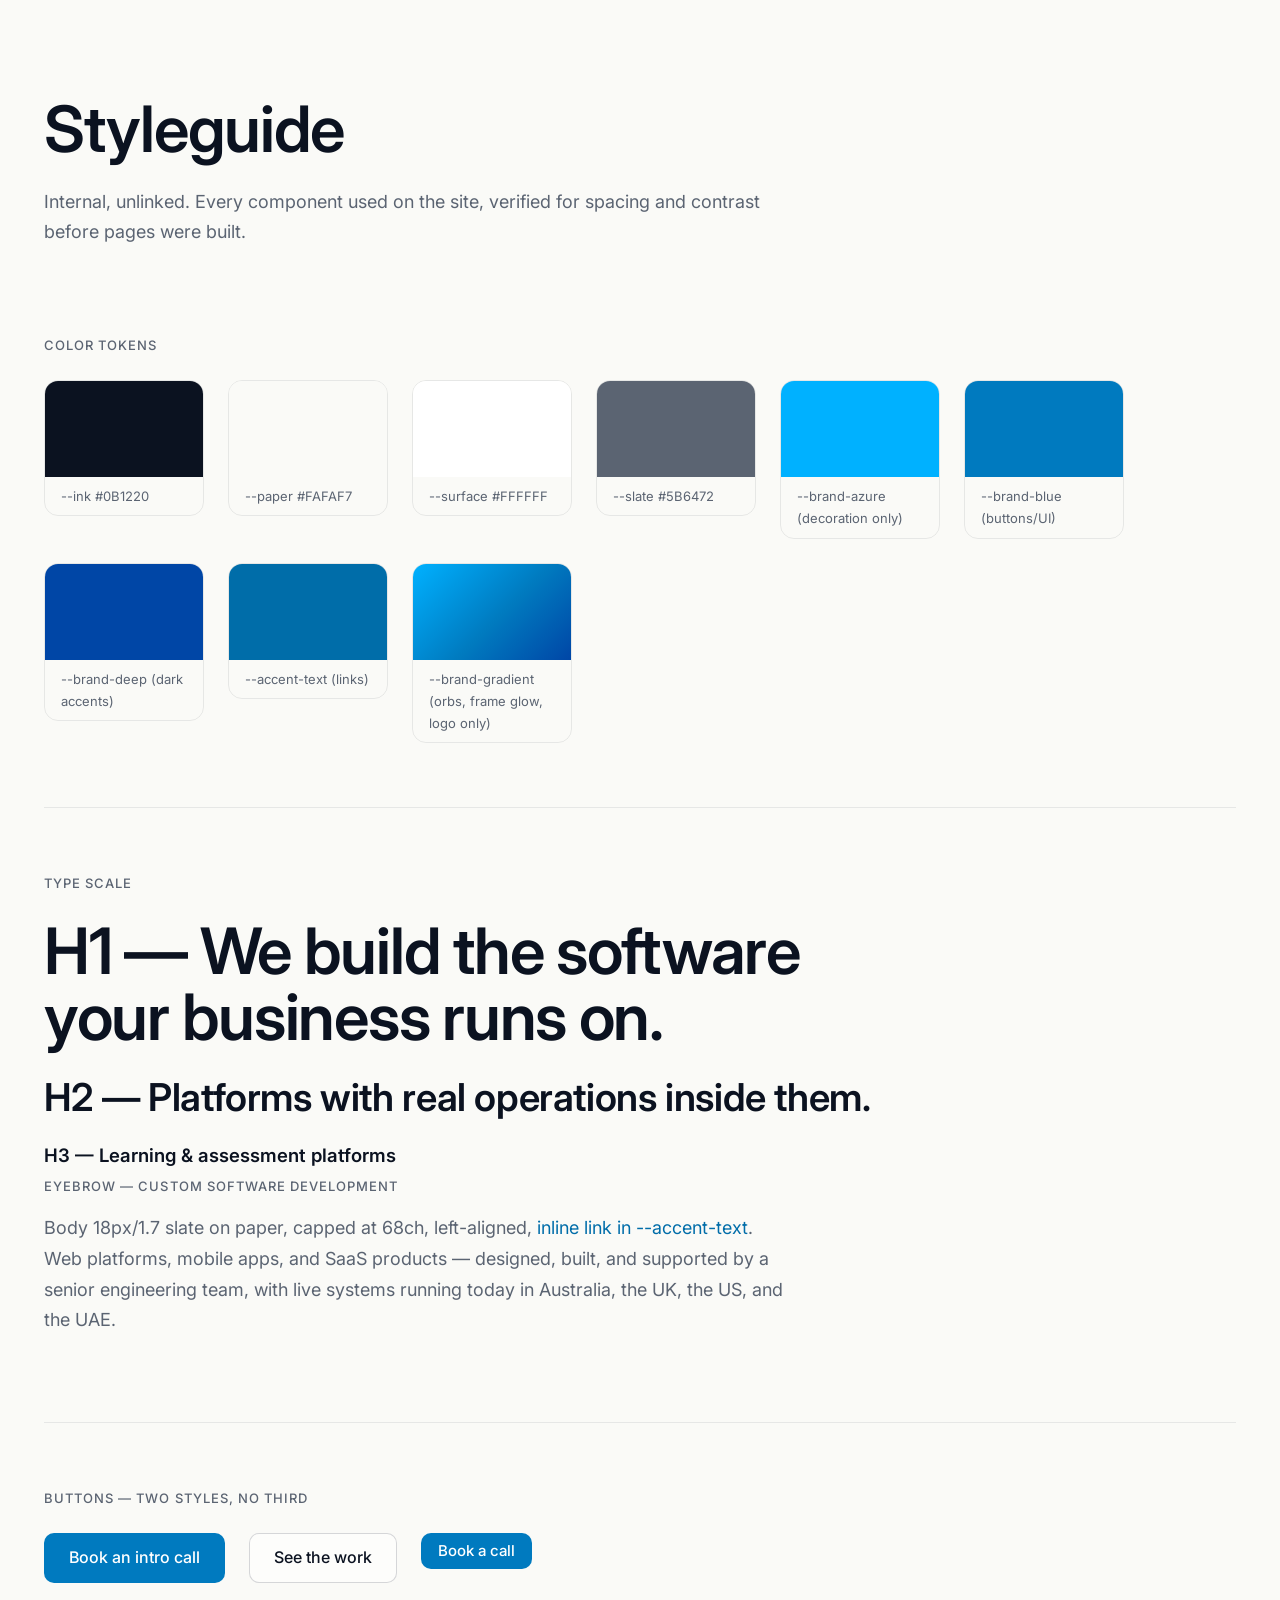
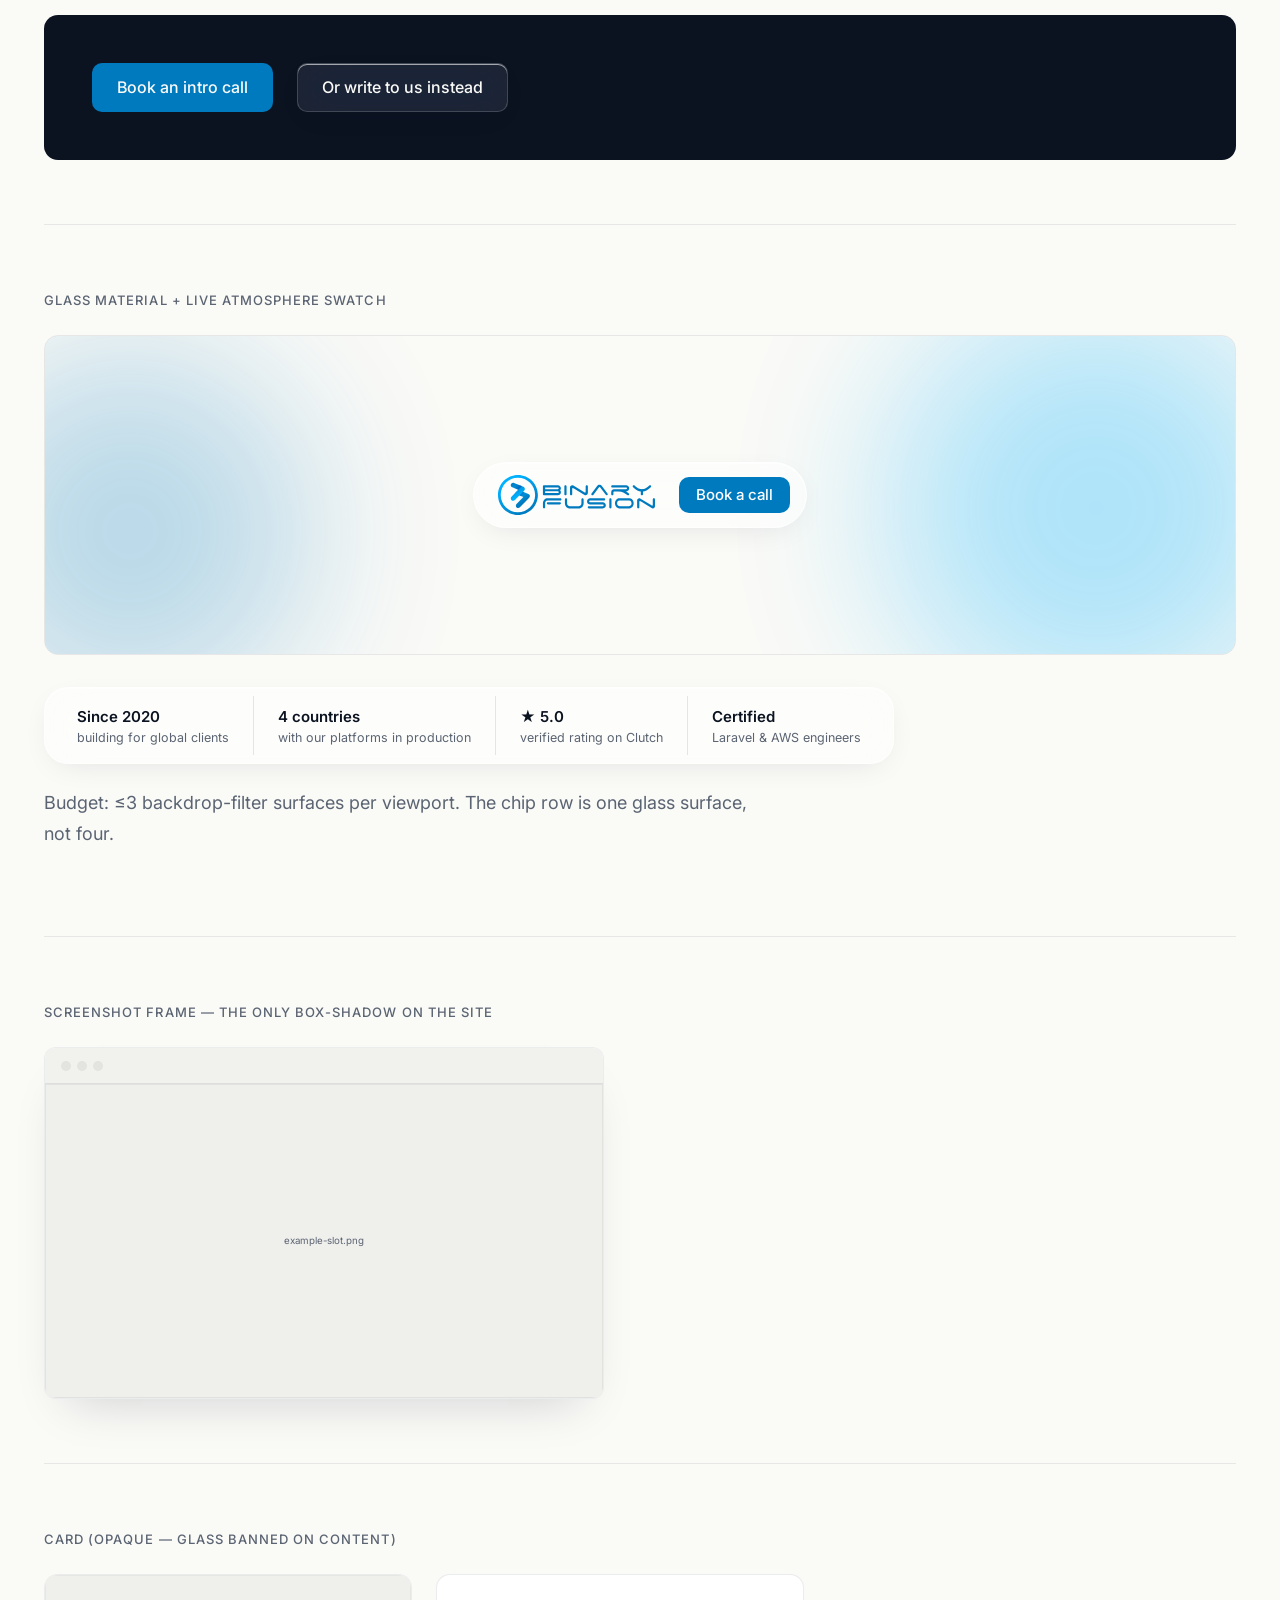
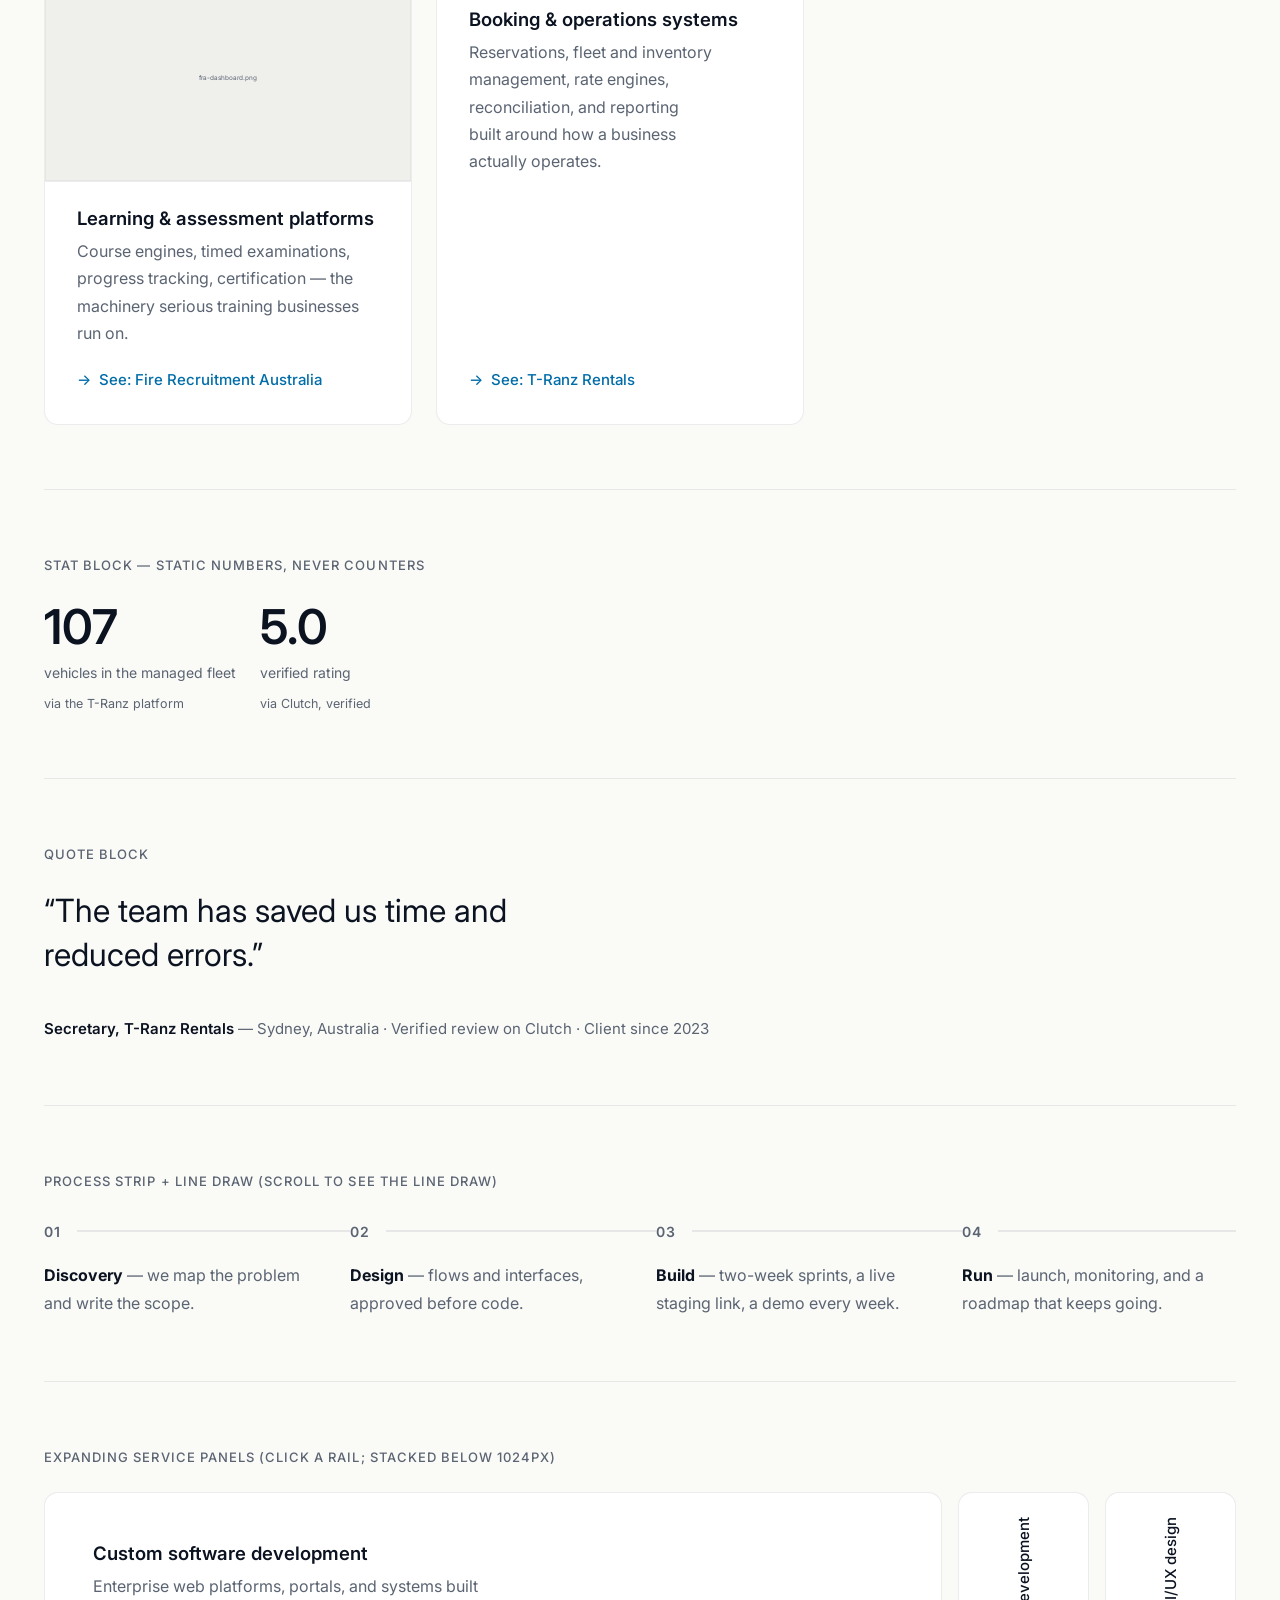
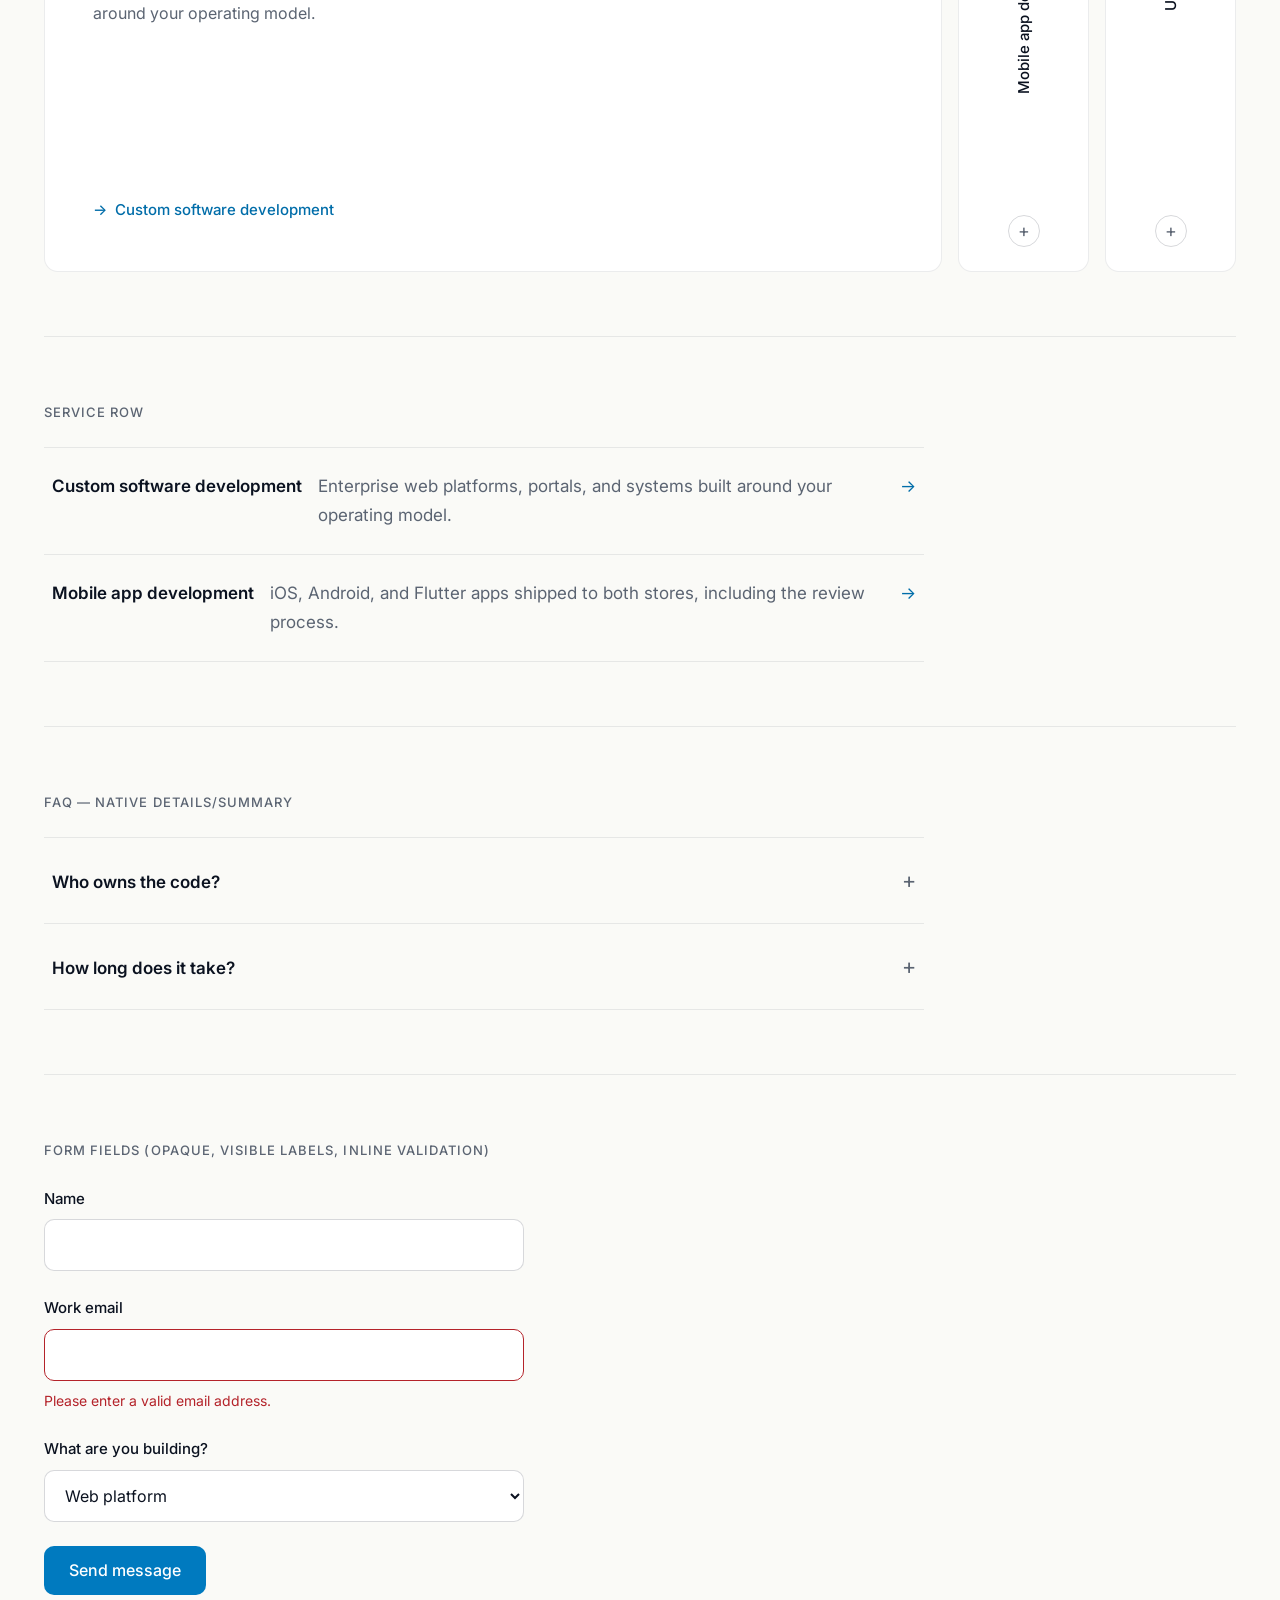
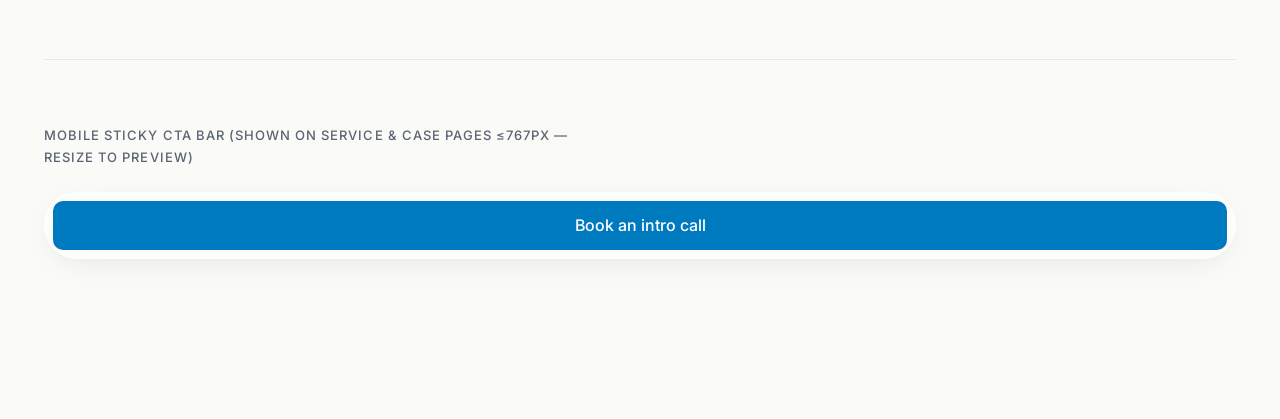
<file: styleguide.html>
<!DOCTYPE html>
<html lang="en">
<head>
  <meta charset="utf-8">
  <meta name="viewport" content="width=device-width, initial-scale=1">
  <title>Styleguide — Binary Fusion</title>
  <meta name="robots" content="noindex, nofollow">
  <link rel="icon" href="/favicon.svg" type="image/svg+xml">
  <link rel="preconnect" href="https://fonts.googleapis.com">
  <link rel="preconnect" href="https://fonts.gstatic.com" crossorigin>
  <link href="https://fonts.googleapis.com/css2?family=Inter:wght@400;500;600&display=swap" rel="stylesheet">
  <link rel="stylesheet" href="/assets/css/styles.css">
  <style>
    /* styleguide-only scaffolding */
    .sg-section { padding-block: 64px; border-bottom: 1px solid var(--border); }
    .sg-label { font-size: 13px; letter-spacing: 0.08em; text-transform: uppercase; color: var(--slate); margin-bottom: 24px; font-weight: 500; }
    .sg-row { display: flex; flex-wrap: wrap; gap: 24px; align-items: flex-start; }
    .sg-swatch { width: 160px; border: 1px solid var(--border); border-radius: var(--radius-card); overflow: hidden; font-size: 13px; }
    .sg-swatch i { display: block; height: 96px; }
    .sg-swatch p { padding: 8px 16px; margin: 0; }
    .sg-dark { background: var(--ink); padding: 48px; border-radius: var(--radius-card); }
    .sg-atmo { position: relative; height: 320px; border-radius: var(--radius-card); overflow: hidden; border: 1px solid var(--border); }
  </style>
</head>
<body>
  <main class="container" style="padding-block: 96px;">
    <h1>Styleguide</h1>
    <p>Internal, unlinked. Every component used on the site, verified for spacing and contrast before pages were built.</p>

    <section class="sg-section">
      <p class="sg-label">Color tokens</p>
      <div class="sg-row">
        <div class="sg-swatch"><i style="background:#0B1220"></i><p>--ink #0B1220</p></div>
        <div class="sg-swatch"><i style="background:#FAFAF7"></i><p>--paper #FAFAF7</p></div>
        <div class="sg-swatch"><i style="background:#FFFFFF"></i><p>--surface #FFFFFF</p></div>
        <div class="sg-swatch"><i style="background:#5B6472"></i><p>--slate #5B6472</p></div>
        <div class="sg-swatch"><i style="background:#00B1FF"></i><p>--brand-azure (decoration only)</p></div>
        <div class="sg-swatch"><i style="background:#007ABF"></i><p>--brand-blue (buttons/UI)</p></div>
        <div class="sg-swatch"><i style="background:#0046A6"></i><p>--brand-deep (dark accents)</p></div>
        <div class="sg-swatch"><i style="background:#006DA9"></i><p>--accent-text (links)</p></div>
        <div class="sg-swatch"><i style="background:linear-gradient(135deg,#00B1FF,#007ABF 55%,#0046A6)"></i><p>--brand-gradient (orbs, frame glow, logo only)</p></div>
      </div>
    </section>

    <section class="sg-section">
      <p class="sg-label">Type scale</p>
      <h1>H1 — We build the software your business runs on.</h1>
      <h2>H2 — Platforms with real operations inside them.</h2>
      <h3>H3 — Learning &amp; assessment platforms</h3>
      <span class="eyebrow">Eyebrow — custom software development</span>
      <p>Body 18px/1.7 slate on paper, capped at 68ch, left-aligned, <a href="#">inline link in --accent-text</a>. Web platforms, mobile apps, and SaaS products — designed, built, and supported by a senior engineering team, with live systems running today in Australia, the UK, the US, and the UAE.</p>
    </section>

    <section class="sg-section">
      <p class="sg-label">Buttons — two styles, no third</p>
      <div class="sg-row">
        <a class="btn btn--primary" href="#">Book an intro call</a>
        <a class="btn btn--secondary" href="#">See the work</a>
        <a class="btn btn--primary btn--sm" href="#">Book a call</a>
      </div>
      <div class="sg-dark section--ink" style="margin-top:32px;">
        <div class="sg-row">
          <a class="btn btn--primary" href="#">Book an intro call</a>
          <a class="btn btn--secondary glass glass--dark" href="#">Or write to us instead</a>
        </div>
      </div>
    </section>

    <section class="sg-section">
      <p class="sg-label">Glass material + live atmosphere swatch</p>
      <div class="sg-atmo">
        <div class="atmosphere" aria-hidden="true">
          <i class="orb orb--a" style="width:420px;height:420px;"></i>
          <i class="orb orb--c" style="width:360px;height:360px;"></i>
        </div>
        <div style="position:relative; display:flex; gap:24px; align-items:center; justify-content:center; height:100%;">
          <div class="capsule glass" style="max-width:420px; margin:0;">
            <span class="brand"><img src="/assets/img/brand/logo-cropped.svg" alt="Binary Fusion" width="157" height="40"></span>
            <a class="btn btn--primary btn--sm" href="#" style="margin-left:auto;">Book a call</a>
          </div>
        </div>
      </div>
      <ul class="chip-row glass" style="margin-top:32px;">
        <li><strong>Since 2020</strong><small>building for global clients</small></li>
        <li><strong>4 countries</strong><small>with our platforms in production</small></li>
        <li><strong>★ 5.0</strong><small>verified rating on Clutch</small></li>
        <li><strong>Certified</strong><small>Laravel &amp; AWS engineers</small></li>
      </ul>
      <p style="margin-top:24px;">Budget: ≤3 backdrop-filter surfaces per viewport. The chip row is one glass surface, not four.</p>
    </section>

    <section class="sg-section">
      <p class="sg-label">Screenshot frame — the only box-shadow on the site</p>
      <div style="max-width:560px;">
        <figure class="frame">
          <div class="frame-bar" aria-hidden="true"><i></i><i></i><i></i></div>
          <svg class="ph" viewBox="0 0 800 450" role="img" aria-label="Placeholder screenshot slot">
            <rect x="0.5" y="0.5" width="799" height="449" fill="#EFEFEC" stroke="rgba(11,18,32,0.08)"/>
            <text x="400" y="229" text-anchor="middle" font-size="20">example-slot.png</text>
          </svg>
        </figure>
      </div>
    </section>

    <section class="sg-section">
      <p class="sg-label">Card (opaque — glass banned on content)</p>
      <div class="grid grid--2" style="max-width:760px;">
        <article class="card">
          <div class="card-shot">
            <svg class="ph" viewBox="0 0 800 450" aria-hidden="true">
              <rect x="0.5" y="0.5" width="799" height="449" fill="#EFEFEC" stroke="rgba(11,18,32,0.08)"/>
              <text x="400" y="229" text-anchor="middle" font-size="20">fra-dashboard.png</text>
            </svg>
          </div>
          <h3>Learning &amp; assessment platforms</h3>
          <p>Course engines, timed examinations, progress tracking, certification — the machinery serious training businesses run on.</p>
          <a class="arrow-link" href="#">See: Fire Recruitment Australia</a>
        </article>
        <article class="card">
          <h3>Booking &amp; operations systems</h3>
          <p>Reservations, fleet and inventory management, rate engines, reconciliation, and reporting built around how a business actually operates.</p>
          <a class="arrow-link" href="#">See: T-Ranz Rentals</a>
        </article>
      </div>
    </section>

    <section class="sg-section">
      <p class="sg-label">Stat block — static numbers, never counters</p>
      <div class="sg-row">
        <div class="stat"><strong>107</strong><span>vehicles in the managed fleet</span><small>via the T-Ranz platform</small></div>
        <div class="stat"><strong>5.0</strong><span>verified rating</span><small>via Clutch, verified</small></div>
      </div>
    </section>

    <section class="sg-section">
      <p class="sg-label">Quote block</p>
      <figure class="pull-quote">
        <blockquote><p>“The team has saved us time and reduced errors.”</p></blockquote>
        <figcaption><strong>Secretary, T-Ranz Rentals</strong> — Sydney, Australia · Verified review on Clutch · Client since 2023</figcaption>
      </figure>
    </section>

    <section class="sg-section">
      <p class="sg-label">Process strip + line draw (scroll to see the line draw)</p>
      <div class="process">
        <svg class="process-line" viewBox="0 0 100 2" preserveAspectRatio="none" aria-hidden="true">
          <line class="track" x1="0" y1="1" x2="100" y2="1" pathLength="100"/>
          <line class="draw" x1="0" y1="1" x2="100" y2="1" pathLength="100"/>
        </svg>
        <ol class="process-steps">
          <li><span class="process-num">01</span><p><strong>Discovery</strong> — we map the problem and write the scope.</p></li>
          <li><span class="process-num">02</span><p><strong>Design</strong> — flows and interfaces, approved before code.</p></li>
          <li><span class="process-num">03</span><p><strong>Build</strong> — two-week sprints, a live staging link, a demo every week.</p></li>
          <li><span class="process-num">04</span><p><strong>Run</strong> — launch, monitoring, and a roadmap that keeps going.</p></li>
        </ol>
      </div>
    </section>

    <section class="sg-section">
      <p class="sg-label">Expanding service panels (click a rail; stacked below 1024px)</p>
      <div class="xpanels">
        <article class="xpanel is-active">
          <button class="xpanel__rail" type="button" aria-expanded="true" aria-controls="sgxp-1" tabindex="-1">
            <span class="xpanel__label">Custom software development</span>
            <span class="xpanel__plus" aria-hidden="true">+</span>
          </button>
          <div class="xpanel__body" id="sgxp-1">
            <h3>Custom software development</h3>
            <p>Enterprise web platforms, portals, and systems built around your operating model.</p>
            <a class="arrow-link" href="#">Custom software development</a>
          </div>
        </article>
        <article class="xpanel">
          <button class="xpanel__rail" type="button" aria-expanded="false" aria-controls="sgxp-2">
            <span class="xpanel__label">Mobile app development</span>
            <span class="xpanel__plus" aria-hidden="true">+</span>
          </button>
          <div class="xpanel__body" id="sgxp-2">
            <h3>Mobile app development</h3>
            <p>iOS, Android, and Flutter apps shipped to both stores, including the review process.</p>
            <a class="arrow-link" href="#">Mobile app development</a>
          </div>
        </article>
        <article class="xpanel">
          <button class="xpanel__rail" type="button" aria-expanded="false" aria-controls="sgxp-3">
            <span class="xpanel__label">UI/UX design</span>
            <span class="xpanel__plus" aria-hidden="true">+</span>
          </button>
          <div class="xpanel__body" id="sgxp-3">
            <h3>UI/UX design</h3>
            <p>Product design and enterprise dashboards, by designers who work next to the engineers.</p>
            <a class="arrow-link" href="#">UI/UX design</a>
          </div>
        </article>
      </div>
    </section>

    <section class="sg-section">
      <p class="sg-label">Service row</p>
      <div class="svc-rows" style="max-width:880px;">
        <a class="svc-row" href="#"><strong>Custom software development</strong><span>Enterprise web platforms, portals, and systems built around your operating model.</span></a>
        <a class="svc-row" href="#"><strong>Mobile app development</strong><span>iOS, Android, and Flutter apps shipped to both stores, including the review process.</span></a>
      </div>
    </section>

    <section class="sg-section">
      <p class="sg-label">FAQ — native details/summary</p>
      <div class="faq">
        <details>
          <summary>Who owns the code?</summary>
          <p>You do. Repository, infrastructure, IP — all in your name from day one. If you ever leave, you take everything with you.</p>
        </details>
        <details>
          <summary>How long does it take?</summary>
          <p>Most platforms ship a first production version in 12–24 weeks. We'd rather launch a tight version in four months and grow it than disappear for a year.</p>
        </details>
      </div>
    </section>

    <section class="sg-section">
      <p class="sg-label">Form fields (opaque, visible labels, inline validation)</p>
      <form action="#" style="max-width:480px;" novalidate>
        <div class="form-field">
          <label for="sg-name">Name</label>
          <input id="sg-name" name="name" type="text" required>
          <p class="field-error">Please enter your name.</p>
        </div>
        <div class="form-field is-invalid">
          <label for="sg-email">Work email</label>
          <input id="sg-email" name="email" type="email" required>
          <p class="field-error">Please enter a valid email address.</p>
        </div>
        <div class="form-field">
          <label for="sg-select">What are you building?</label>
          <select id="sg-select" name="building"><option>Web platform</option><option>Mobile app</option></select>
        </div>
        <button class="btn btn--primary" type="submit">Send message</button>
      </form>
    </section>

    <section class="sg-section" style="border-bottom:0;">
      <p class="sg-label">Mobile sticky CTA bar (shown on service &amp; case pages ≤767px — resize to preview)</p>
      <div class="sticky-cta glass" style="display:block; position:static;">
        <a class="btn btn--primary" href="#">Book an intro call</a>
      </div>
    </section>
  </main>
  <script src="/assets/js/main.js" defer></script>
</body>
</html>
</file>
<file: assets/css/styles.css>
/* ============================================================
   Binary Fusion — styles.css
   One stylesheet. Tokens → base → chrome → components → motion.
   Spacing scale: 8 16 24 32 48 64 96 128 160 — no other values.
   ============================================================ */

/* ---------- 1. Tokens ---------- */
:root {
  --ink:     #0B1220;
  --paper:   #FAFAF7;
  --surface: #FFFFFF;
  --slate:   #5B6472;

  --brand-azure: #00B1FF;  /* decoration only — never text */
  --brand-blue:  #007ABF;  /* primary buttons & UI */
  --brand-deep:  #0046A6;  /* accents on dark sections */
  --accent: var(--brand-blue);
  --accent-text: #006DA9;  /* inline text links on paper */
  --brand-gradient: linear-gradient(135deg, var(--brand-azure), var(--brand-blue) 55%, var(--brand-deep));

  --border: rgba(11, 18, 32, 0.08);
  --radius-card: 14px;
  --radius-btn: 10px;
  --container: 1240px;
  --prose: 68ch;

  --paper-75: rgba(250, 250, 247, 0.75); /* secondary text on ink */
  --frame-shadow: 0 24px 48px -24px rgba(11, 18, 32, 0.18); /* the only shadow */
}

/* ---------- 2. Reset & base ---------- */
*, *::before, *::after { box-sizing: border-box; }

html { scroll-behavior: smooth; }

body {
  margin: 0;
  font-family: "Inter", -apple-system, BlinkMacSystemFont, "Segoe UI", sans-serif;
  font-size: 18px;
  line-height: 1.7;
  color: var(--slate);
  background: var(--paper);
  -webkit-font-smoothing: antialiased;
  text-rendering: optimizeLegibility;
}

img, svg { display: block; max-width: 100%; }

h1, h2, h3, h4 {
  margin: 0 0 24px;
  color: var(--ink);
  font-weight: 600;
  text-wrap: balance;
}

h1 { font-size: clamp(2.6rem, 5vw, 4.75rem); line-height: 1.04; letter-spacing: -0.02em; }
h2 { font-size: clamp(1.6rem, 3vw, 2.4rem); line-height: 1.15; letter-spacing: -0.01em; }
h3 { font-size: 1.16rem; line-height: 1.3; margin-bottom: 8px; }

p {
  margin: 0 0 1.25em;
  max-width: var(--prose);
  text-wrap: pretty;
}

ul, ol { margin: 0; padding: 0; list-style: none; }
figure { margin: 0; }

a { color: var(--accent-text); text-decoration: none; }
a:hover { text-decoration: underline; }

:focus-visible {
  outline: 2px solid var(--brand-blue);
  outline-offset: 3px;
  border-radius: 2px;
}

::selection { background: rgba(0, 122, 191, 0.18); }

.skip-link {
  position: absolute;
  left: 16px;
  top: -64px;
  z-index: 100;
  padding: 8px 16px;
  background: var(--ink);
  color: var(--paper);
  border-radius: var(--radius-btn);
  transition: top 150ms ease-out;
}
.skip-link:focus { top: 16px; }

.eyebrow {
  display: block;
  margin: 0 0 16px;
  font-size: 13px;
  font-weight: 500;
  letter-spacing: 0.08em;
  text-transform: uppercase;
  color: var(--slate);
}

/* ---------- 3. Layout ---------- */
.container {
  max-width: var(--container);
  margin-inline: auto;
  padding-inline: 24px;
}

.section { padding-block: 128px; }

.section--ink {
  background: var(--ink);
  color: var(--paper-75);
}
/* richer light sections — soft blue tint + corner gradient accent */
.section--tint {
  background:
    radial-gradient(80% 60% at 100% 0%, rgba(0, 177, 255, 0.07), transparent 60%),
    linear-gradient(180deg, #F4F9FE 0%, var(--paper) 78%);
}
.section--tint + .section--tint { background: var(--paper); }
.section--ink h2, .section--ink h3 { color: var(--paper); }
.section--ink .eyebrow { color: var(--paper-75); }
.section--ink a { color: var(--paper); }

.section-intro { margin-bottom: 64px; }
.section-intro > p:last-child { margin-bottom: 0; }

/* ---------- 4. Glass material (chrome layer ONLY) ---------- */
.glass {
  background: rgba(255, 255, 255, 0.55);
  backdrop-filter: blur(20px) saturate(160%);
  -webkit-backdrop-filter: blur(20px) saturate(160%);
  border: 1px solid rgba(255, 255, 255, 0.65);
  box-shadow: 0 1px 0 rgba(255, 255, 255, 0.6) inset, 0 8px 32px -12px rgba(11, 18, 32, 0.12);
}
.glass--dark {
  background: rgba(255, 255, 255, 0.08);
  border-color: rgba(255, 255, 255, 0.16);
}
@supports not (backdrop-filter: blur(1px)) {
  .glass { background: rgba(255, 255, 255, 0.92); }
  .glass--dark { background: rgba(255, 255, 255, 0.10); }
}

/* ---------- 5. Buttons (two styles, no third) ---------- */
.btn {
  display: inline-flex;
  align-items: center;
  justify-content: center;
  gap: 8px;
  min-height: 44px;
  padding: 14px 24px;
  border-radius: var(--radius-btn);
  border: 1px solid transparent;
  font-family: inherit;
  font-size: 16px;
  font-weight: 500;
  line-height: 1.2;
  cursor: pointer;
  text-decoration: none;
  transition: background-color 150ms ease-out, border-color 150ms ease-out, color 150ms ease-out;
}
.btn:hover { text-decoration: none; }

.btn--primary { background: var(--accent); color: #fff; }
.btn--primary:hover { background: #0670AE; } /* accent darkened 8% */

.btn--secondary {
  background: rgba(255, 255, 255, 0.55); /* translucent, NO backdrop-filter — keeps blur budget */
  border-color: rgba(11, 18, 32, 0.16);
  color: var(--ink);
}
.btn--secondary:hover { border-color: rgba(11, 18, 32, 0.32); background: rgba(255, 255, 255, 0.8); }

/* "See how we work" CTA — matches the hero secondary sweep button:
   pill + blue round arrow circle on the right that grows to fill on hover */
.btn--secondary.hww-cta {
  position: relative;
  z-index: 0;
  overflow: hidden;
  border-radius: 999px;
  padding: 14px 64px 14px 32px;   /* right room for the arrow circle */
  transition: color 0.7s cubic-bezier(0.65,0,0.35,1),
              border-color 0.7s cubic-bezier(0.65,0,0.35,1);
}
.btn--secondary.hww-cta::before {
  content: "";
  position: absolute;
  top: 50%;
  right: 5px;
  width: 46px;
  height: 46px;
  transform: translateY(-50%);
  background: var(--brand-blue);
  border-radius: 999px;
  transition: width 0.7s cubic-bezier(0.65,0,0.35,1),
              height 0.7s cubic-bezier(0.65,0,0.35,1);
  z-index: -1;
}
.btn--secondary.hww-cta:hover::before,
.btn--secondary.hww-cta:focus-visible::before {
  width: calc(100% - 10px);
  height: calc(100% - 10px);
}
.btn--secondary.hww-cta:hover,
.btn--secondary.hww-cta:focus-visible { color: #fff; border-color: var(--brand-blue); }
.hww-cta .btn-arrow {
  position: absolute;
  top: 50%;
  right: 5px;
  width: 46px;
  height: 46px;
  transform: translateY(-50%);
  display: grid;
  place-items: center;
  z-index: 1;
  color: #fff;
  transition: transform 0.7s cubic-bezier(0.65,0,0.35,1);
}
.hww-cta .btn-arrow svg { width: 18px; height: 18px; }
.hww-cta:hover .btn-arrow,
.hww-cta:focus-visible .btn-arrow { transform: translateY(-50%) translateX(3px); }
@media (prefers-reduced-motion: reduce) {
  .btn--secondary.hww-cta, .btn--secondary.hww-cta::before { transition: none; }
}

/* Closing CTA (dark) secondary sweep — white outline/text so it's visible on ink
   (overrides the light-hero ink treatment via higher specificity) */
.cta.section--ink .btn--secondary.btn--sweep {
  background: rgba(255, 255, 255, 0.06);
  border-color: rgba(255, 255, 255, 0.30);
  color: #fff;
}
.cta.section--ink .btn--secondary.btn--sweep .btn-arrow { color: #fff; }

.section--ink .btn--secondary {
  background: rgba(255, 255, 255, 0.08);
  border-color: rgba(255, 255, 255, 0.16);
  color: var(--paper);
}
.section--ink .btn--secondary:hover { background: rgba(255, 255, 255, 0.14); border-color: rgba(255, 255, 255, 0.3); }

.btn--sm { min-height: 0; padding: 8px 16px; font-size: 15px; }

/* ---------- 6. Capsule nav ---------- */
.site-head {
  position: fixed;
  inset: 0 0 auto;
  z-index: 50;
  padding: 16px 16px 0;
  pointer-events: none;
}

.capsule {
  pointer-events: auto;
  max-width: var(--container);
  margin-inline: auto;
  display: flex;
  align-items: center;
  gap: 24px;
  padding: 12px 16px 12px 24px;
  border-radius: 999px;
  transition: border-color 150ms ease-out, background-color 150ms ease-out;
}
.capsule.is-scrolled {
  border-color: rgba(11, 18, 32, 0.10);
  background: rgba(255, 255, 255, 0.66);
}

.brand {
  font-size: 17px;
  font-weight: 600;
  letter-spacing: -0.01em;
  color: var(--brand-blue);
  white-space: nowrap;
}
.brand:hover { text-decoration: none; }
.brand img { height: 40px; width: auto; display: block; }

.nav-links { margin-left: auto; }
.nav-links ul { display: flex; align-items: center; gap: 8px; }
.nav-links a,
.nav-links .nav-toggle {
  display: inline-flex;
  align-items: center;
  gap: 4px;
  padding: 8px 16px;
  border: 0;
  border-radius: 999px;
  background: none;
  font-family: inherit;
  font-size: 15px;
  font-weight: 500;
  color: var(--ink);
  cursor: pointer;
  transition: background-color 150ms ease-out;
}
.nav-links a:hover,
.nav-links .nav-toggle:hover { background: rgba(11, 18, 32, 0.06); text-decoration: none; }

.nav-toggle svg { transition: transform 150ms ease-out; }

.has-sub { position: relative; }
.sub {
  position: absolute;
  top: calc(100% + 8px);
  left: 0;
  min-width: 280px;
  padding: 8px;
  border-radius: var(--radius-card);
  opacity: 0;
  visibility: hidden;
  transform: translateY(8px);
  transition: opacity 150ms ease-out, transform 150ms ease-out, visibility 150ms;
}
.has-sub:hover .sub,
.has-sub:focus-within .sub,
.has-sub.is-open .sub { opacity: 1; visibility: visible; transform: none; }
.has-sub:hover .nav-toggle svg,
.has-sub.is-open .nav-toggle svg { transform: rotate(180deg); }

.sub li + li { margin-top: 2px; }
.sub a {
  display: block;
  width: 100%;
  padding: 8px 16px;
  border-radius: var(--radius-btn);
  font-size: 15px;
}
.sub hr {
  margin: 8px 16px;
  border: 0;
  border-top: 1px solid var(--border);
}

.menu-btn {
  display: none;
  margin-left: auto;
  width: 44px;
  height: 44px;
  border: 0;
  border-radius: 999px;
  background: none;
  cursor: pointer;
  position: relative;
}
.menu-btn span,
.menu-btn span::before {
  content: "";
  position: absolute;
  left: 12px;
  width: 20px;
  height: 2px;
  background: var(--ink);
  border-radius: 2px;
  transition: transform 150ms ease-out;
}
.menu-btn span { top: 19px; }
.menu-btn span::before { left: 0; top: 6px; }
.menu-btn[aria-expanded="true"] span { transform: rotate(45deg) translate(2px, 2px); }
.menu-btn[aria-expanded="true"] span::before { transform: rotate(-90deg) translate(6px, 0); }

/* Mobile drawer */
.drawer {
  position: fixed;
  inset: 0;
  z-index: 40;
  display: flex;
  flex-direction: column;
  justify-content: center;
  padding: 96px 32px 48px;
  border: 0;
  border-radius: 0;
}
.drawer[hidden] { display: none; }
.drawer ul { display: grid; gap: 8px; }
.drawer a {
  display: block;
  padding: 8px 0;
  font-size: 24px;
  font-weight: 500;
  color: var(--ink);
}
.drawer .drawer-sub a { font-size: 17px; padding: 4px 0; color: var(--slate); }
.drawer .btn { margin-top: 32px; align-self: start; }

/* ---------- 7. Atmosphere (hero + closing CTA only) ---------- */
.atmosphere {
  position: absolute;
  inset: 0;
  overflow: hidden;
  pointer-events: none;
}
.orb {
  position: absolute;
  border-radius: 50%;
  filter: blur(80px);
  will-change: transform;
}
.orb--a {
  width: 640px; height: 640px;
  top: -12%; right: -6%;
  background: var(--brand-azure);
  opacity: 0.30;
  animation: drift-a 36s ease-in-out infinite alternate;
}
.orb--b {
  width: 720px; height: 720px;
  top: 34%; right: 14%;
  background: var(--brand-deep);
  opacity: 0.22;
  animation: drift-b 52s ease-in-out infinite alternate;
}
.orb--c {
  width: 520px; height: 520px;
  bottom: -18%; left: -8%;
  background: var(--brand-blue);
  opacity: 0.26;
  animation: drift-c 44s ease-in-out infinite alternate;
}
@keyframes drift-a {
  from { transform: translate(0, 0) scale(1); }
  to   { transform: translate(-8%, 9%) scale(1.12); }
}
@keyframes drift-b {
  from { transform: translate(0, 0) scale(1.08); }
  to   { transform: translate(-10%, -7%) scale(1); }
}
@keyframes drift-c {
  from { transform: translate(0, 0) scale(1); }
  to   { transform: translate(7%, -6%) scale(1.10); }
}
/* review aid: ?orbs=2x halves durations */
.orbs-2x .orb--a { animation-duration: 18s; }
.orbs-2x .orb--b { animation-duration: 26s; }
.orbs-2x .orb--c { animation-duration: 22s; }

/* CTA reprise — quieter */
.atmosphere--cta .orb--a { opacity: 0.18; }
.atmosphere--cta .orb--c { opacity: 0.12; }

/* ---------- 8. Hero ---------- */
.hero {
  position: relative;
  padding-block: 160px 96px;
  overflow: hidden;
}
.hero .container {
  position: relative;
  display: grid;
  grid-template-columns: 0.85fr 1.25fr;
  gap: 32px;
  align-items: center;
}

.hero-copy > * { animation: fade-up 320ms ease-out both; }
.hero-copy > :nth-child(2) { animation-delay: 80ms; }
.hero-copy > :nth-child(3) { animation-delay: 160ms; }
.hero-copy > :nth-child(4) { animation-delay: 240ms; }
.hero-copy > :nth-child(5) { animation-delay: 320ms; }

.hero-sub { font-size: 20px; line-height: 1.6; }

.hero-actions {
  display: flex;
  flex-wrap: wrap;
  gap: 16px;
  margin-block: 32px 48px;
}

@keyframes fade-up {
  from { opacity: 0; transform: translateY(16px); }
  to   { opacity: 1; transform: none; }
}

/* Stat chip row — ONE glass surface holding four stats */
.chip-row {
  display: inline-flex;
  flex-wrap: wrap;
  align-items: stretch;
  border-radius: 24px;
  padding: 8px;
}
.chip-row li {
  display: flex;
  flex-direction: column;
  justify-content: center;
  padding: 8px 24px;
}
.chip-row li + li { border-left: 1px solid rgba(11, 18, 32, 0.10); }
.chip-row strong {
  font-size: 15px;
  font-weight: 600;
  color: var(--ink);
  white-space: nowrap;
}
.chip-row small { font-size: 12.5px; line-height: 1.45; color: var(--slate); }

/* Screenshot duo */
.hero-shots {
  position: relative;
  animation: rise 480ms ease-out 420ms both;
}
.hero-shots-inner {
  position: relative;
  animation: idle-float 6s ease-in-out 1.2s infinite alternate;
}
.hero-shots-inner::before {
  content: "";
  position: absolute;
  inset: 8%;
  background: var(--brand-gradient);
  filter: blur(64px);
  opacity: 0.25;
  z-index: -1;
}
.frame--rear {
  position: absolute;
  top: -48px;
  right: -24px;
  width: 78%;
  transform: scale(0.94);
  transform-origin: top right;
}
.frame--front { position: relative; width: 88%; margin-top: 48px; }

@keyframes rise {
  from { opacity: 0; transform: translateY(24px); }
  to   { opacity: 1; transform: none; }
}
@keyframes idle-float {
  from { transform: translateY(0); }
  to   { transform: translateY(-6px); }
}

/* ---------- 8b. Hero dark variant B + animated brand mark + Clutch badge ---------- */
.hero--b {
  color: var(--paper-75);
  background:
    radial-gradient(100% 80% at 80% -10%, rgba(0, 177, 255, 0.22), transparent 55%),
    radial-gradient(90% 95% at 12% 115%, rgba(0, 70, 166, 0.42), transparent 55%),
    var(--ink);
}
.hero--b .eyebrow { color: rgba(250, 250, 247, 0.72); }
.hero--b h1 { color: #fff; }
.hero--b .hero-sub { color: var(--paper-75); }
.hero--b .chip-row { color: #fff; }
.hero--b .chip-row strong { color: #fff; }
.hero--b .chip-row small { color: rgba(250, 250, 247, 0.66); }
.hero--b .chip-row li + li { border-left-color: rgba(255, 255, 255, 0.14); }

/* ===== PREVIEW ONLY — light hero variant (toggle with ?hero=light) ===== */
.hero--b.hero--light {
  color: var(--slate);
  background:
    radial-gradient(90% 80% at 82% -8%, rgba(0, 177, 255, 0.14), transparent 55%),
    radial-gradient(80% 90% at 10% 112%, rgba(0, 122, 191, 0.10), transparent 55%),
    linear-gradient(180deg, #F4F9FE 0%, var(--paper) 60%);
}
.hero--b.hero--light .eyebrow { color: var(--slate); }
.hero--b.hero--light h1 { color: var(--ink); }
.hero--b.hero--light .hero-sub { color: var(--slate); }
.hero--b.hero--light .chip-row,
.hero--b.hero--light .chip-row strong { color: var(--ink); }
.hero--b.hero--light .chip-row small { color: var(--slate); }
.hero--b.hero--light .chip-row li + li { border-left-color: rgba(11, 18, 32, 0.10); }
/* flip dark-glass chrome to light glass */
.hero--b.hero--light .glass--dark {
  background: rgba(255, 255, 255, 0.55);
  border-color: rgba(11, 18, 32, 0.08);
}
.hero--b.hero--light .clutch-num { color: var(--ink); }
.hero--b.hero--light .clutch-txt { color: var(--slate); }
.hero--b.hero--light .clutch-div { background: rgba(11, 18, 32, 0.14); }
.hero--b.hero--light .clutch-logo { filter: invert(1); }
/* secondary button → light (border ink) instead of dark glass */
.hero--b.hero--light .btn--secondary {
  background: transparent;
  color: var(--ink);
  border: 1px solid rgba(11, 18, 32, 0.22);
}
/* softer ambient orbs + lighter mark glow on light bg */
.hero--b.hero--light .orb { opacity: 0.14; }
.hero--b.hero--light .bm3d-tilt { filter: drop-shadow(0 0 26px rgba(0, 122, 191, 0.32)); }
/* consistent vertical rhythm on the 8/16/24/32 scale (no subtitle) */
.hero--b.hero--light .hero-actions { margin-block: 32px 24px; }
.hero--b.hero--light .chip-row { margin-top: 0; }
.hero--b.hero--light .clutch { margin-top: 24px; }

/* Clutch rating badge (third-party brand mark — Clutch red is a sanctioned exception) */
.clutch {
  display: inline-flex;
  align-items: center;
  gap: 12px;
  margin-top: 24px;
  padding: 10px 18px;
  border-radius: 999px;
}
.clutch:hover { text-decoration: none; }
.clutch-stars { color: #E62415; letter-spacing: 2px; font-size: 15px; line-height: 1; }
.clutch-num { font-size: 19px; font-weight: 600; color: #fff; }
.clutch-div { width: 1px; align-self: stretch; margin: 2px 2px; background: rgba(255, 255, 255, 0.18); }
.clutch-txt { font-size: 14px; color: rgba(250, 250, 247, 0.7); }
.clutch-txt strong { color: #fff; font-weight: 600; }
.clutch-logo { height: 17px; width: auto; display: block; }

/* Animated brand mark — pure CSS/SVG, transform + opacity only */
.brandstage {
  position: relative;
  display: grid;
  place-items: center end;
  width: 100%;
  aspect-ratio: 1;
}
.brandstage::before {
  content: "";
  position: absolute;
  width: 60%;
  aspect-ratio: 1;
  border-radius: 50%;
  background: var(--brand-gradient);
  filter: blur(72px);
  opacity: 0.5;
  animation: bm-breathe 6s ease-in-out infinite;
}
.brandmark {
  position: relative;
  width: min(1000px, 90%);
  aspect-ratio: 1;
  margin-right: -48px; /* offset the PNG's transparent padding so the ring aligns with the nav edge */
  animation: bm-float 7s ease-in-out infinite alternate;
}
.brandmark > svg { width: 100%; height: 100%; overflow: visible; display: block; }
/* Live Three.js mark (WebGL) — fills the brandmark box */
#hero-mark {
  position: relative;
  width: 100%;
  height: 100%;
}
#hero-mark canvas {
  position: absolute;
  inset: 0;
  width: 100%;
  height: 100%;
  opacity: 0;                 /* faded in by JS once the first frame renders */
  transition: opacity 0.8s ease;
}
.bm-marks {
  transform-box: fill-box;
  transform-origin: center;
  animation: bm-pulse 5s ease-in-out infinite;
}
.bm-trace {
  fill: none;
  stroke: var(--brand-azure);
  stroke-width: 13;
  stroke-linecap: round;
  transform-box: fill-box;
  transform-origin: center;
  animation: bm-spin 9s linear infinite;
  filter: drop-shadow(0 0 6px rgba(0, 177, 255, 0.7));
}
.bm-orbit {
  transform-box: fill-box;
  transform-origin: center;
  animation: bm-spin 46s linear infinite;
}
.bm-orbit-rev {
  transform-box: fill-box;
  transform-origin: center;
  animation: bm-spin-rev 64s linear infinite;
}
.bm-orbit circle, .bm-orbit-rev circle { fill: none; stroke: rgba(255, 255, 255, 0.14); stroke-width: 1; stroke-dasharray: 1 9; }
.bm-dot { fill: var(--brand-azure); }
.bm-dot--soft { fill: #7FD2FF; }

@keyframes bm-spin { to { transform: rotate(360deg); } }
@keyframes bm-spin-rev { to { transform: rotate(-360deg); } }
@keyframes bm-pulse { 0%, 100% { transform: scale(1); } 50% { transform: scale(1.045); } }
@keyframes bm-breathe { 0%, 100% { opacity: 0.42; transform: scale(1); } 50% { opacity: 0.62; transform: scale(1.08); } }
@keyframes bm-float { from { transform: translateY(-9px); } to { transform: translateY(9px); } }

/* ---------- 9. Screenshot frame (the only box-shadow on the site) ---------- */
.frame {
  background: var(--surface);
  border: 1px solid var(--border);
  border-radius: 12px;
  overflow: hidden;
  box-shadow: var(--frame-shadow);
}
.frame-bar {
  display: flex;
  align-items: center;
  gap: 6px;
  height: 36px;
  padding-inline: 16px;
  background: #F1F1EE;
  border-bottom: 1px solid var(--border);
}
.frame-bar i {
  width: 10px;
  height: 10px;
  border-radius: 50%;
  background: #E3E3DF;
}

/* Placeholder slot (until real screenshots are dropped in) */
.ph { width: 100%; height: auto; background: #EFEFEC; }
.ph text {
  font-family: "Inter", sans-serif;
  font-size: 14px;
  fill: var(--slate);
}

/* ---------- 10. Cards & grids ---------- */
.grid { display: grid; gap: 24px; }
.grid--2 { grid-template-columns: repeat(2, 1fr); }
.grid--4 { grid-template-columns: repeat(4, 1fr); }

.card {
  display: flex;
  flex-direction: column;
  background: var(--surface);
  border: 1px solid var(--border);
  border-radius: var(--radius-card);
  padding: 32px;
  transition: border-color 150ms ease-out, transform 150ms ease-out;
}
.card:hover { border-color: rgba(11, 18, 32, 0.20); transform: translateY(-2px); }

.card-icon {
  display: grid;
  place-items: center;
  width: 48px;
  height: 48px;
  margin-bottom: 20px;
  border-radius: 12px;
  background: rgba(0, 122, 191, 0.08);
  color: var(--brand-blue);
}
.card-icon svg { width: 24px; height: 24px; }

.card-shot {
  margin: -32px -32px 24px;
  border-bottom: 1px solid var(--border);
  border-radius: 13px 13px 0 0;
  overflow: hidden;
}
.card-shot .ph { transition: transform 400ms ease-out; }
.card:hover .card-shot .ph { transform: scale(1.04); }

.card p { font-size: 16px; flex-grow: 1; }

.arrow-link {
  display: inline-flex;
  align-items: center;
  gap: 8px;
  font-size: 15px;
  font-weight: 500;
  color: var(--accent-text);
}
.arrow-link::before { content: "→"; transition: transform 150ms ease-out; }
.arrow-link:hover::before { transform: translateX(4px); }

/* plain text block (differentiators) */
.block h3 { margin-bottom: 8px; }
.block p { font-size: 16px; margin-bottom: 0; }

/* ---------- 11. Service rows ---------- */
.svc-rows { border-top: 1px solid var(--border); }
.svc-row {
  display: flex;
  align-items: baseline;
  gap: 16px;
  padding: 24px 8px;
  border-bottom: 1px solid var(--border);
  color: var(--slate);
  font-size: 17px;
  transition: background-color 150ms ease-out;
}
.svc-row:hover { background: rgba(11, 18, 32, 0.025); text-decoration: none; }
.svc-row strong { color: var(--ink); font-weight: 600; white-space: nowrap; }
.svc-row span { flex: 1; max-width: var(--prose); }
.svc-row::after { content: "→"; color: var(--accent-text); transition: transform 150ms ease-out; }
.svc-row:hover::after { transform: translateX(4px); }

/* ---------- 11b. Expanding service panels (horizontal accordion) ----------
   Sanctioned exception to the transform/opacity-only rule: flex-grow
   transitions 280ms on five panels — cheap, contained, reduced-motion safe. */
.xpanels {
  display: flex;
  gap: 16px;
  min-height: 380px;
}
.xpanel {
  position: relative;
  display: flex;
  flex: 1 1 72px;
  min-width: 72px;
  background: var(--surface);
  border: 1px solid var(--border);
  border-radius: var(--radius-card);
  overflow: hidden;
  transition: flex-grow 280ms ease-out, border-color 150ms ease-out;
}
.xpanel.is-active { flex-grow: 14; }
.xpanel:not(.is-active):hover { border-color: rgba(11, 18, 32, 0.20); }

.xpanel__rail {
  position: absolute;
  inset: 0;
  display: flex;
  flex-direction: column;
  align-items: center;
  justify-content: space-between;
  padding: 24px 0;
  width: 100%;
  border: 0;
  background: none;
  cursor: pointer;
  font-family: inherit;
  opacity: 1;
  transition: opacity 150ms ease-out;
}
.xpanel.is-active .xpanel__rail { opacity: 0; pointer-events: none; }

.xpanel__label {
  writing-mode: vertical-rl;
  transform: rotate(180deg);
  font-size: 15px;
  font-weight: 500;
  color: var(--ink);
  white-space: nowrap;
}
.xpanel__plus {
  display: grid;
  place-items: center;
  width: 32px;
  height: 32px;
  border: 1px solid rgba(11, 18, 32, 0.16);
  border-radius: 50%;
  color: var(--slate);
  font-size: 18px;
  font-weight: 400;
  line-height: 1;
}

.xpanel__body {
  flex: none;
  width: 520px; /* fixed: copy must crop, not rewrap, while the panel animates */
  padding: 48px;
  display: flex;
  flex-direction: column;
  align-items: flex-start;
  opacity: 0;
  visibility: hidden;
  transition: opacity 200ms ease-out 80ms, visibility 0s 280ms;
}
.xpanel.is-active .xpanel__body {
  opacity: 1;
  visibility: visible;
  transition: opacity 200ms ease-out 80ms, visibility 0s;
}
.xpanel__body p { font-size: 16px; flex-grow: 1; }

@media (max-width: 1023px) {
  /* stacked, always expanded — no accordion below desktop */
  .xpanels { flex-direction: column; min-height: 0; }
  .xpanel { flex: none; }
  .xpanel.is-active { flex-grow: 0; }
  .xpanel__rail { display: none; }
  .xpanel__body { opacity: 1; visibility: visible; width: 100%; padding: 32px; }
}

/* ---------- 12. Featured work (dark) + auto-pan ---------- */
.feature-facts {
  display: grid;
  grid-template-columns: repeat(3, 1fr);
  gap: 24px;
  margin-block: 32px 48px;
  font-size: 16px;
  line-height: 1.6;
}
.feature-facts li {
  padding-top: 16px;
  border-top: 1px solid rgba(255, 255, 255, 0.16);
}

.autopan-wrap { position: relative; margin-top: 64px; }
.autopan-wrap::before {
  content: "";
  position: absolute;
  inset: 4%;
  background: var(--brand-gradient);
  filter: blur(72px);
  opacity: 0.35;
}
.autopan-wrap .frame { position: relative; }

.autopan {
  position: relative;
  aspect-ratio: 21 / 9;
  overflow: hidden;
  container-type: size;
}
.autopan-media {
  position: absolute;
  top: 0;
  left: 0;
  width: 100%;
  animation: autopan 26s ease-in-out infinite;
  will-change: transform;
}
.autopan-wrap:hover .autopan-media,
.autopan-wrap:focus-within .autopan-media { animation-play-state: paused; }
@keyframes autopan {
  0%, 8%   { transform: translateY(0); }
  50%, 58% { transform: translateY(calc(-100% + 100cqh)); }
  100%     { transform: translateY(0); }
}

/* ---------- 13. Process strip + line draw ---------- */
.process { position: relative; counter-reset: step; }
.process-steps {
  position: relative;
  display: grid;
  grid-template-columns: repeat(4, 1fr);
  gap: 32px;
}
.process-line {
  position: absolute;
  top: 14px;
  left: 0;
  width: 100%;
  height: 2px;
  pointer-events: none;
}
.process-line line { stroke-width: 2; }
.process-line .track { stroke: var(--border); }
.process-line .draw {
  stroke: var(--brand-blue);
  stroke-dasharray: 100;
  stroke-dashoffset: 0; /* drawn by default; JS rewinds then animates */
}
.process-steps li { position: relative; }
.process-num {
  display: inline-block;
  position: relative;
  margin-bottom: 16px;
  padding-right: 16px;
  background: var(--paper);
  font-size: 14px;
  font-weight: 600;
  letter-spacing: 0.08em;
  color: var(--slate);
  line-height: 2;
  transition: color 300ms ease-out;
}
.process-steps li.is-done .process-num { color: var(--brand-blue); }
.process-steps p { font-size: 16px; margin: 0; }
.process-steps strong { color: var(--ink); }

/* ---------- 13b. Stat block (static numbers — never counters) ---------- */
.stat strong {
  display: block;
  font-size: 48px;
  font-weight: 600;
  line-height: 1.1;
  color: var(--ink);
}
.stat span { display: block; font-size: 14px; color: var(--slate); margin-top: 8px; }
.stat small { display: block; font-size: 12.5px; color: var(--slate); margin-top: 8px; }

/* ---------- 14. Quote ---------- */
.pull-quote blockquote { margin: 0; }
.pull-quote blockquote p {
  font-size: clamp(1.6rem, 2.6vw, 2rem);
  font-weight: 400;
  line-height: 1.35;
  color: var(--ink);
  max-width: 28ch;
}
.pull-quote figcaption { font-size: 15px; color: var(--slate); }
.pull-quote figcaption strong { color: var(--ink); font-weight: 600; }

/* ---------- 15. Tech stack strip (static) ---------- */
.stack-rows { border-top: 1px solid var(--border); max-width: 880px; }
.stack-row {
  display: grid;
  grid-template-columns: 160px 1fr;
  gap: 24px;
  padding: 16px 8px;
  border-bottom: 1px solid var(--border);
}
.stack-row dt {
  font-size: 13px;
  font-weight: 500;
  letter-spacing: 0.08em;
  text-transform: uppercase;
  color: var(--slate);
  line-height: 2.2;
}
.stack-row dd { margin: 0; font-size: 16px; color: var(--ink); }

/* ---------- 16. Slim band (insights teaser) ---------- */
.band {
  display: flex;
  align-items: baseline;
  justify-content: space-between;
  gap: 24px;
  flex-wrap: wrap;
}
.band h2 { margin: 0; }

/* ---------- 17. Closing CTA ---------- */
.cta {
  position: relative;
  overflow: hidden;
  text-align: center;
}
.cta .container { position: relative; }
.cta p { margin-inline: auto; }
.cta .hero-actions { justify-content: center; }
.cta-note { font-size: 15px; margin-bottom: 0; }

/* ---------- 18. Footer ---------- */
.footer {
  border-top: 1px solid var(--border);
  padding-block: 64px 32px;
  font-size: 14px;
}
.footer-grid {
  display: grid;
  grid-template-columns: 2fr 1fr 1fr 1fr;
  gap: 48px;
  margin-bottom: 64px;
}
.footer-brand strong { color: var(--ink); font-size: 16px; }
.footer-brand p { font-size: 14px; margin: 8px 0 0; }
.footer h4 {
  margin-bottom: 16px;
  font-size: 13px;
  font-weight: 500;
  letter-spacing: 0.08em;
  text-transform: uppercase;
  color: var(--slate);
}
.footer-col li { margin-bottom: 8px; }
.footer-col a { color: var(--ink); font-size: 14px; }

.footer-offices {
  display: grid;
  grid-template-columns: repeat(3, 1fr);
  gap: 48px;
  padding-block: 32px;
  border-top: 1px solid var(--border);
}
.footer-offices strong { color: var(--ink); display: block; margin-bottom: 4px; }
.footer-offices p { font-size: 14px; margin: 0; }

.footer-bottom {
  display: flex;
  flex-wrap: wrap;
  align-items: center;
  justify-content: space-between;
  gap: 16px;
  padding-top: 32px;
  border-top: 1px solid var(--border);
}
.footer-badges { display: flex; flex-wrap: wrap; gap: 8px 24px; }
.footer-badges span, .footer-badges a { color: var(--ink); font-weight: 500; }
.footer-bottom p { margin: 0; font-size: 14px; }

/* ---------- 19. FAQ (native details) ---------- */
.faq { max-width: 880px; border-top: 1px solid var(--border); }
.faq details { border-bottom: 1px solid var(--border); }
.faq summary {
  display: flex;
  align-items: baseline;
  justify-content: space-between;
  gap: 24px;
  padding: 24px 8px;
  font-size: 17px;
  font-weight: 600;
  color: var(--ink);
  cursor: pointer;
  list-style: none;
}
.faq summary::-webkit-details-marker { display: none; }
.faq summary::after { content: "+"; font-weight: 400; font-size: 22px; color: var(--slate); }
.faq details[open] summary::after { content: "−"; }
.faq details > p { padding: 0 8px 24px; margin: 0; font-size: 16px; }

/* ---------- 20. Forms (opaque, never glass) ---------- */
.form-field { margin-bottom: 24px; }
.form-field label {
  display: block;
  margin-bottom: 8px;
  font-size: 15px;
  font-weight: 500;
  color: var(--ink);
}
.form-field input,
.form-field select,
.form-field textarea {
  width: 100%;
  min-height: 52px;
  padding: 14px 16px;
  border: 1px solid rgba(11, 18, 32, 0.16);
  border-radius: var(--radius-btn);
  background: var(--surface);
  font-family: inherit;
  font-size: 16px;
  color: var(--ink);
}
.form-field textarea { min-height: 160px; resize: vertical; }
.form-field input:focus,
.form-field select:focus,
.form-field textarea:focus {
  outline: 2px solid var(--brand-blue);
  outline-offset: 0;
  border-color: var(--brand-blue);
}
.form-field .field-error { display: none; margin-top: 8px; font-size: 14px; color: #B4232A; }
.form-field.is-invalid input,
.form-field.is-invalid select,
.form-field.is-invalid textarea { border-color: #B4232A; }
.form-field.is-invalid .field-error { display: block; }

/* ---------- 21. Mobile sticky CTA bar (service & case pages) ---------- */
.sticky-cta {
  display: none;
  position: fixed;
  left: 16px;
  right: 16px;
  bottom: 16px;
  z-index: 30;
  padding: 8px;
  border-radius: 999px;
}
.sticky-cta .btn { width: 100%; }

/* ---------- 22. Scroll reveals (JS adds .is-in; no-JS stays visible) ---------- */
.js .reveal {
  opacity: 0;
  transform: translateY(16px);
  transition: opacity 220ms ease-out, transform 220ms ease-out;
}
.js .reveal.is-in { opacity: 1; transform: none; }
.js .reveal-group > :nth-child(1) { transition-delay: 0ms; }
.js .reveal-group > :nth-child(2) { transition-delay: 80ms; }
.js .reveal-group > :nth-child(3) { transition-delay: 160ms; }

/* ---------- 23. Responsive ---------- */
@media (max-width: 1023px) {
  .nav-links, .capsule > .btn { display: none; }
  .menu-btn { display: block; }
  .capsule { padding: 8px 8px 8px 24px; }

  .glass {
    backdrop-filter: blur(12px) saturate(160%);
    -webkit-backdrop-filter: blur(12px) saturate(160%);
  }

  .grid--4 { grid-template-columns: repeat(2, 1fr); }
  .footer-grid { grid-template-columns: 1fr 1fr; }
  .process-steps { grid-template-columns: 1fr 1fr; gap: 32px; }
  .process-line { display: none; }
  .process-num { background: none; padding: 0; }
}

@media (max-width: 767px) {
  .section { padding-block: 72px; }

  .hero { padding-block: 128px 72px; }
  .hero .container { grid-template-columns: 1fr; gap: 48px; text-align: center; }
  .hero-copy p { margin-inline: auto; }
  .hero-actions { justify-content: center; }
  .chip-row { border-radius: 24px; display: grid; grid-template-columns: 1fr 1fr; text-align: left; }
  .chip-row li + li { border-left: 0; }
  .chip-row li { padding: 8px 16px; }

  .hero-shots-inner { animation: none; }
  .frame--rear { display: none; }
  .frame--front { width: 100%; margin-top: 0; }

  .grid--2, .grid--4 { grid-template-columns: 1fr; }
  .feature-facts { grid-template-columns: 1fr; }
  .process-steps { grid-template-columns: 1fr; }
  .footer-grid, .footer-offices { grid-template-columns: 1fr; gap: 32px; }
  .stack-row { grid-template-columns: 1fr; gap: 0; }
  .svc-row { flex-direction: column; gap: 4px; }

  .sticky-cta.is-active { display: block; }
}

/* ---------- 24. Reduced motion — nothing moves, layout identical ---------- */
@media (prefers-reduced-motion: reduce) {
  html { scroll-behavior: auto; }
  *, *::before, *::after {
    animation-duration: 0.001s !important;
    animation-iteration-count: 1 !important;
    transition-duration: 0.001s !important;
  }
  .orb { animation: none !important; }
  .hero-copy > *, .hero-shots { animation: none !important; opacity: 1; transform: none; }
  .hero-shots-inner { animation: none !important; }
  .autopan-media { animation: none !important; }
  .js .reveal { opacity: 1; transform: none; }
  .brandmark, .bm-marks, .bm-trace, .bm-orbit, .bm-orbit-rev, .brandstage::before {
    animation: none !important;
  }
}
</file>
